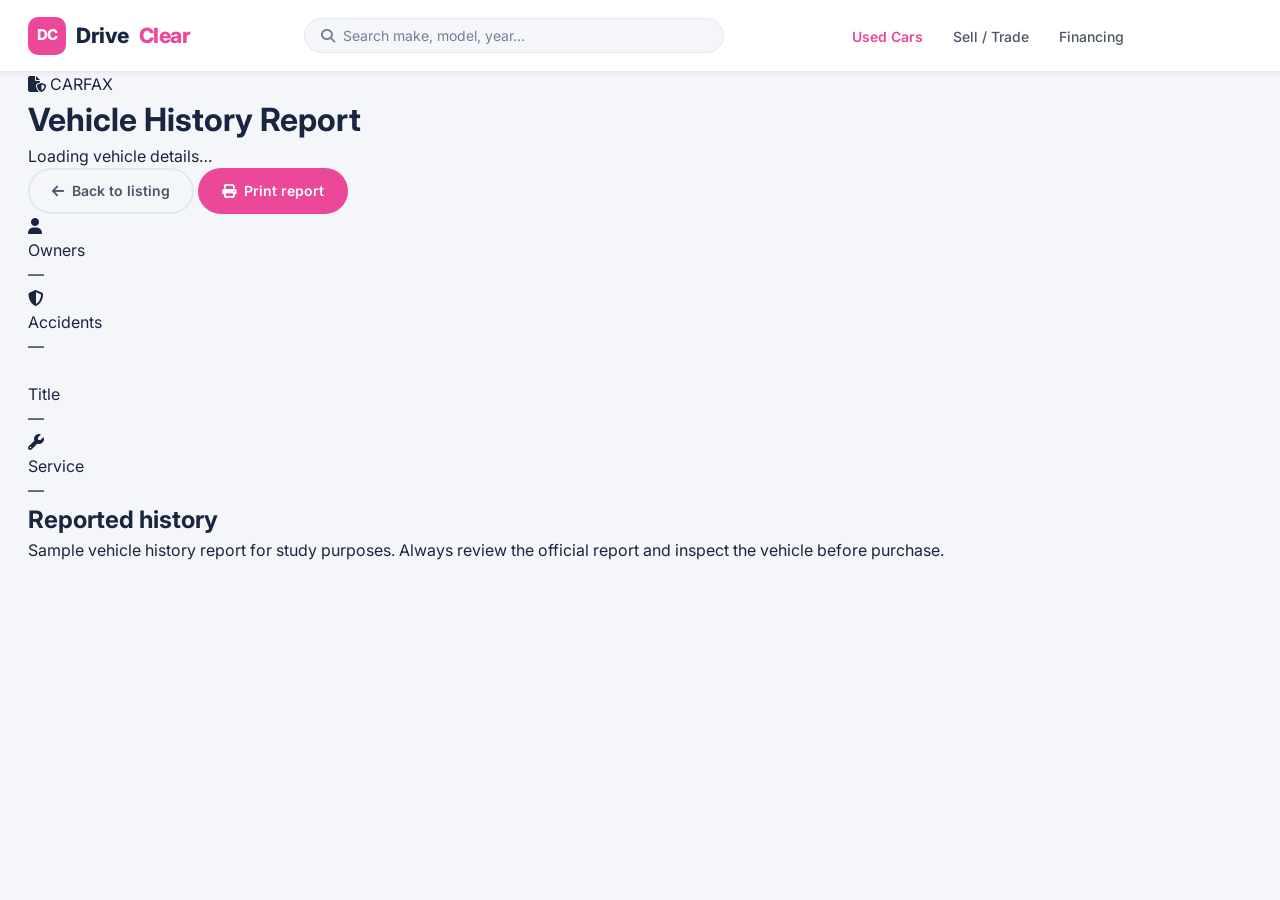
<file: carfax-report.html>
<!DOCTYPE html>
<html lang="en">
<head>
  <meta charset="UTF-8">
  <meta name="viewport" content="width=device-width, initial-scale=1.0">
  <title>CARFAX Vehicle History — DriveClear</title>
  <link rel="preconnect" href="https://fonts.googleapis.com">
  <link href="https://fonts.googleapis.com/css2?family=Inter:wght@300;400;500;600;700;800&display=swap" rel="stylesheet">
  <link rel="stylesheet" href="https://cdnjs.cloudflare.com/ajax/libs/font-awesome/6.5.0/css/all.min.css">
  <link rel="stylesheet" href="css/styles.css">
</head>
<body>

<nav class="nav" role="navigation">
  <div class="container nav-inner">
    <a href="index.html" class="nav-logo">
      <div class="logo-mark">DC</div>
      Drive<span class="accent">Clear</span>
    </a>
    <form class="nav-search" role="search" action="srp.html">
      <i class="fa-solid fa-magnifying-glass"></i>
      <input type="text" name="q" placeholder="Search make, model, year…" aria-label="Search vehicles" autocomplete="off">
    </form>
    <ul class="nav-links">
      <li><a href="srp.html" class="active">Used Cars</a></li>
      <li><a href="sell-trade.html">Sell / Trade</a></li>
      <li><a href="financing.html">Financing</a></li>
    </ul>
    <div class="nav-right">
      <button class="nav-hamburger" aria-label="Menu">
        <span></span><span></span><span></span>
      </button>
    </div>
  </div>
</nav>

<nav class="mobile-nav">
  <a href="index.html">Home</a>
  <a href="srp.html">Used Cars</a>
  <a href="sell-trade.html">Sell / Trade</a>
  <a href="financing.html">Financing</a>
</nav>

<div class="container carfax-report-page" id="carfax-report-root">
  <div class="carfax-report-head">
    <div>
      <div class="carfax-report-brand"><i class="fa-solid fa-file-shield"></i> CARFAX</div>
      <div class="carfax-report-meta">
        <h1 id="crf-title">Vehicle History Report</h1>
        <p id="crf-subtitle">Loading vehicle details…</p>
      </div>
    </div>
    <div class="carfax-report-actions">
      <a href="vdp.html?id=1" class="btn btn-ghost" id="crf-back-link">
        <i class="fa-solid fa-arrow-left"></i> Back to listing
      </a>
      <button type="button" class="btn btn-primary" onclick="window.print()">
        <i class="fa-solid fa-print"></i> Print report
      </button>
    </div>
  </div>

  <div class="carfax-summary-grid">
    <div class="carfax-summary-card">
      <i class="fa-solid fa-user"></i>
      <div class="label">Owners</div>
      <div class="value" id="crf-owners">—</div>
    </div>
    <div class="carfax-summary-card">
      <i class="fa-solid fa-shield-halved"></i>
      <div class="label">Accidents</div>
      <div class="value" id="crf-accidents">—</div>
    </div>
    <div class="carfax-summary-card">
      <i class="fa-solid fa-file-certificate"></i>
      <div class="label">Title</div>
      <div class="value" id="crf-title-status">—</div>
    </div>
    <div class="carfax-summary-card">
      <i class="fa-solid fa-wrench"></i>
      <div class="label">Service</div>
      <div class="value" id="crf-service">—</div>
    </div>
  </div>

  <div class="carfax-report-panel">
    <h2>Reported history</h2>
    <div class="carfax-timeline" id="crf-timeline"></div>
  </div>

  <p class="carfax-report-note">
    Sample vehicle history report for study purposes. Always review the official report and inspect the vehicle before purchase.
  </p>
</div>

<script src="js/inventory.js"></script>
<script src="js/profile.js"></script>
<script src="js/app.js"></script>
</body>
</html>
</file>
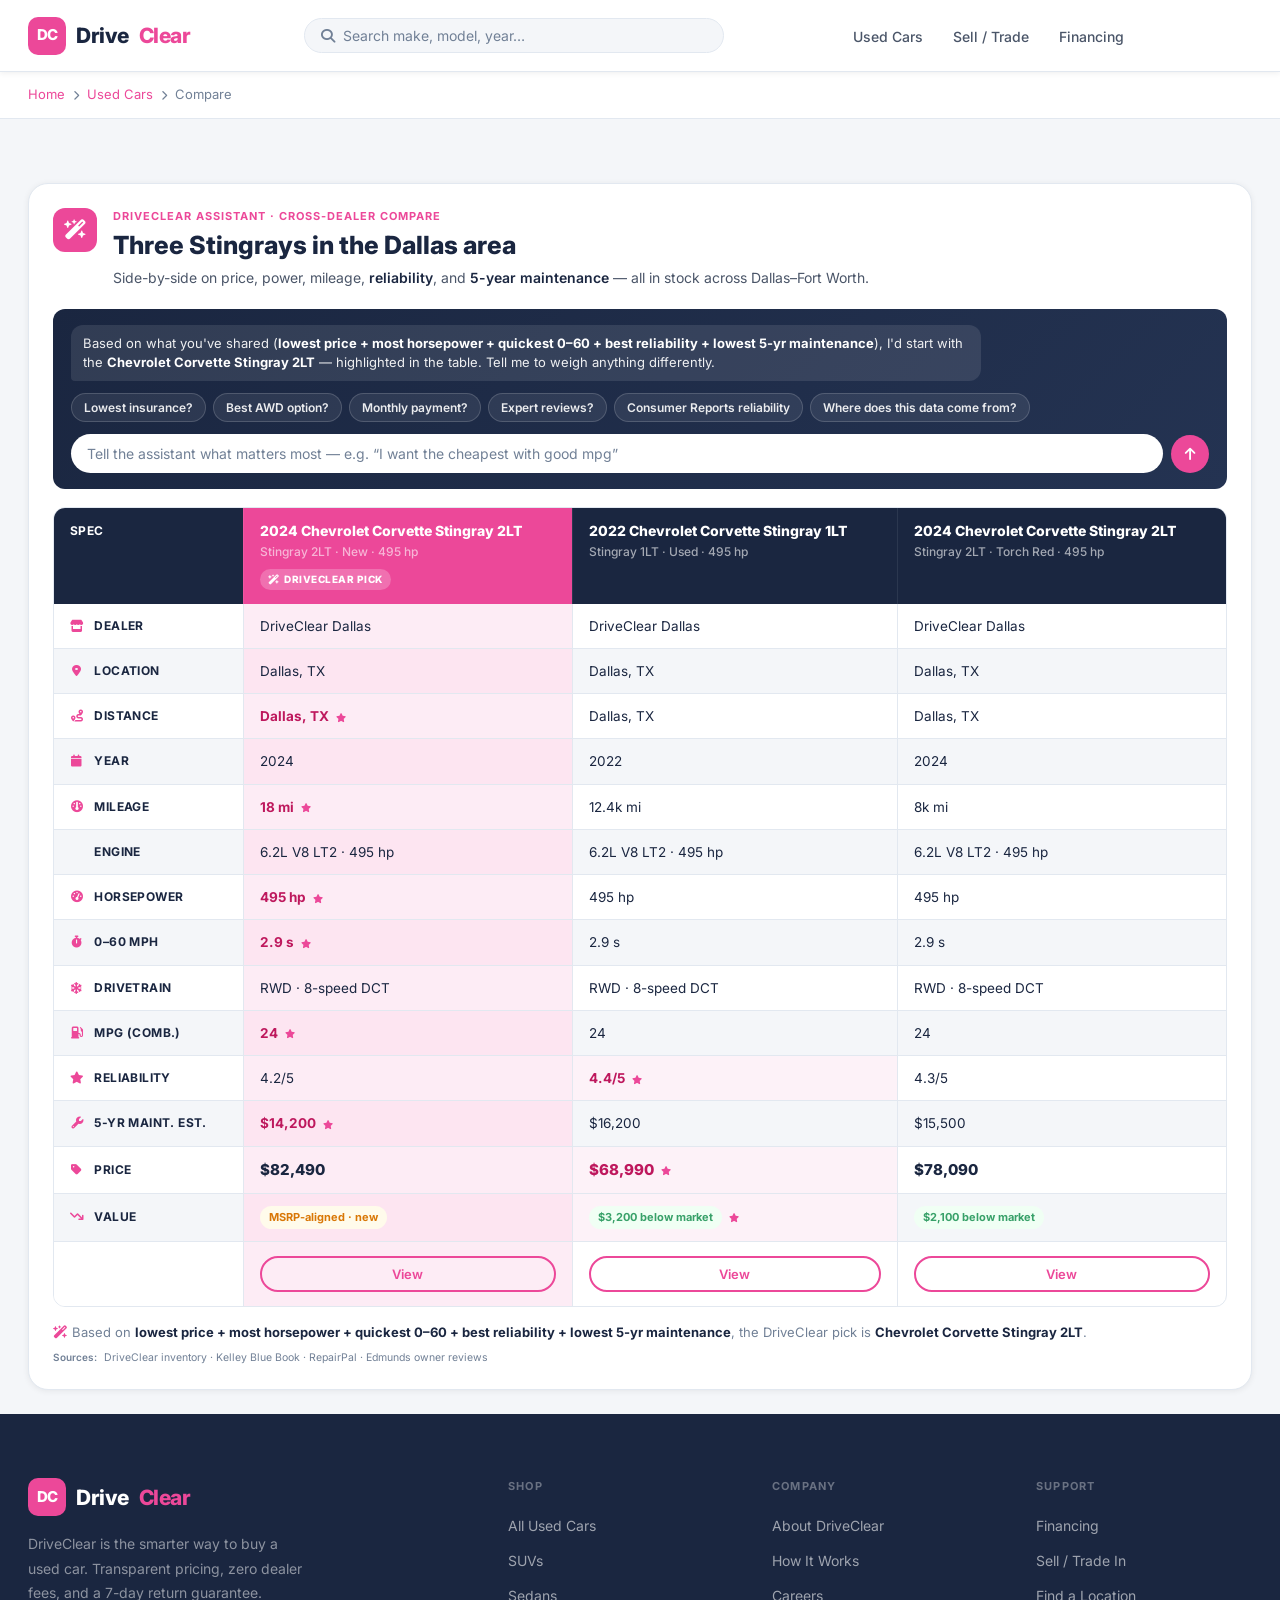
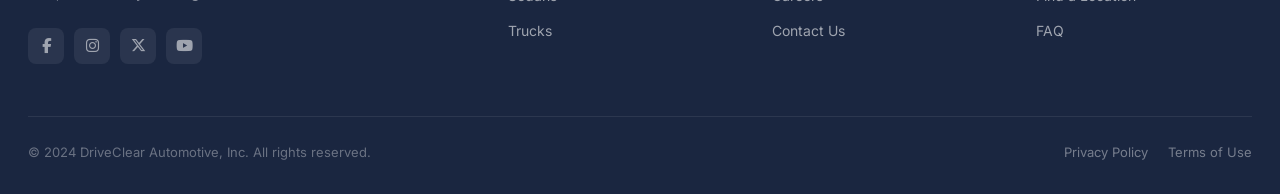
<file: compare.html>
<!DOCTYPE html>
<html lang="en">
<head>
  <meta charset="UTF-8">
  <meta name="viewport" content="width=device-width, initial-scale=1.0">
  <title>Compare Cars Across Dealers — DriveClear</title>
  <link rel="preconnect" href="https://fonts.googleapis.com">
  <link href="https://fonts.googleapis.com/css2?family=Inter:wght@300;400;500;600;700;800&display=swap" rel="stylesheet">
  <link rel="stylesheet" href="https://cdnjs.cloudflare.com/ajax/libs/font-awesome/6.5.0/css/all.min.css">
  <link rel="stylesheet" href="css/styles.css">
</head>
<body>

<!-- ═══════════════════════ NAV ═══════════════════════ -->
<nav class="nav" role="navigation">
  <div class="container nav-inner">
    <a href="index.html" class="nav-logo">
      <div class="logo-mark">DC</div>
      Drive<span class="accent">Clear</span>
    </a>
    <form class="nav-search" role="search" action="srp.html">
      <i class="fa-solid fa-magnifying-glass"></i>
      <input type="text" name="q" placeholder="Search make, model, year…" aria-label="Search vehicles" autocomplete="off">
    </form>
    <ul class="nav-links">
      <li><a href="srp.html">Used Cars</a></li>
      <li><a href="sell-trade.html">Sell / Trade</a></li>
      <li><a href="financing.html">Financing</a></li>
    </ul>
    <div class="nav-right">
      <button class="nav-hamburger" aria-label="Menu">
        <span></span><span></span><span></span>
      </button>
    </div>
  </div>
</nav>

<nav class="mobile-nav">
  <a href="index.html">Home</a>
  <a href="srp.html">Used Cars</a>
  <a href="sell-trade.html">Sell / Trade</a>
  <a href="financing.html">Financing</a>
</nav>

<!-- ═══════════════════════ BREADCRUMB ═══════════════════════ -->
<div class="breadcrumb">
  <div class="container">
    <div class="bc-inner">
      <a href="index.html">Home</a>
      <i class="fa-solid fa-chevron-right"></i>
      <a href="srp.html">Used Cars</a>
      <i class="fa-solid fa-chevron-right"></i>
      <span>Compare</span>
    </div>
  </div>
</div>

<!-- ═══════════════════════ COMPARE PAGE ═══════════════════════ -->
<div class="container" style="padding-top:40px;padding-bottom:24px">
  <section class="xdc" aria-label="Compare new cars across dealers">
    <div class="xdc-head">
      <div class="xdc-head-icon"><i class="fa-solid fa-wand-magic-sparkles"></i></div>
      <div>
        <div class="xdc-eyebrow">DriveClear Assistant · Cross-dealer compare</div>
        <h2 class="xdc-title" id="xdc-title">Your shortlist — compared on what matters</h2>
        <p class="xdc-sub" id="xdc-sub">Side-by-side on price, performance, mileage, and value for your shortlisted vehicles.</p>
      </div>
    </div>

    <!-- Conversational analysis -->
    <div class="cmp-chat" id="cmp-chat">
      <div class="cmp-chat-log" id="cmp-chat-log" aria-live="polite"></div>
      <div class="cmp-chat-chips">
        <button class="cmp-chip" type="button">Lowest insurance?</button>
        <button class="cmp-chip" type="button">Best AWD option?</button>
        <button class="cmp-chip" type="button">Monthly payment?</button>
        <button class="cmp-chip" type="button">Expert reviews?</button>
        <button class="cmp-chip" type="button">Consumer Reports reliability</button>
        <button class="cmp-chip" type="button">Where does this data come from?</button>
      </div>
      <form class="cmp-chat-form" id="cmp-chat-form">
        <input type="text" id="cmp-chat-input" placeholder="Tell the assistant what matters most — e.g. “I want the cheapest with good mpg”" autocomplete="off" aria-label="Tell the assistant what matters most">
        <button type="submit" aria-label="Send message"><i class="fa-solid fa-arrow-up"></i></button>
      </form>
    </div>

    <div class="xdc-table-wrap">
      <table class="xdc-table">
        <!-- Rendered by initComparePage() in app.js from profile.js picks -->
      </table>
    </div>
    <div class="xdc-sources" id="xdc-sources" aria-label="Data sources"></div>
    <div class="xdc-foot" id="xdc-foot">
      <i class="fa-solid fa-circle-info"></i> Rankings update when you tell the assistant what matters most.
    </div>
  </section>
</div>

<!-- ═══════════════════════ FOOTER ═══════════════════════ -->
<footer class="footer" role="contentinfo">
  <div class="container">
    <div class="footer-grid">
      <div class="footer-brand">
        <a href="index.html" class="nav-logo">
          <div class="logo-mark">DC</div>
          Drive<span class="accent">Clear</span>
        </a>
        <p>DriveClear is the smarter way to buy a used car. Transparent pricing, zero dealer fees, and a 7-day return guarantee.</p>
        <div class="footer-social">
          <a href="#" aria-label="Facebook"><i class="fa-brands fa-facebook-f"></i></a>
          <a href="#" aria-label="Instagram"><i class="fa-brands fa-instagram"></i></a>
          <a href="#" aria-label="Twitter"><i class="fa-brands fa-x-twitter"></i></a>
          <a href="#" aria-label="YouTube"><i class="fa-brands fa-youtube"></i></a>
        </div>
      </div>
      <div>
        <div class="footer-col-title">Shop</div>
        <ul class="footer-links">
          <li><a href="srp.html">All Used Cars</a></li>
          <li><a href="srp.html?body=SUV">SUVs</a></li>
          <li><a href="srp.html?body=Sedan">Sedans</a></li>
          <li><a href="srp.html?body=Truck">Trucks</a></li>
        </ul>
      </div>
      <div>
        <div class="footer-col-title">Company</div>
        <ul class="footer-links">
          <li><a href="#">About DriveClear</a></li>
          <li><a href="#">How It Works</a></li>
          <li><a href="#">Careers</a></li>
          <li><a href="#">Contact Us</a></li>
        </ul>
      </div>
      <div>
        <div class="footer-col-title">Support</div>
        <ul class="footer-links">
          <li><a href="financing.html">Financing</a></li>
          <li><a href="sell-trade.html">Sell / Trade In</a></li>
          <li><a href="#">Find a Location</a></li>
          <li><a href="#">FAQ</a></li>
        </ul>
      </div>
    </div>
    <div class="footer-bottom">
      <p>© 2024 DriveClear Automotive, Inc. All rights reserved.</p>
      <p>
        <a href="#" style="color:rgba(255,255,255,0.4);margin-right:16px">Privacy Policy</a>
        <a href="#" style="color:rgba(255,255,255,0.4)">Terms of Use</a>
      </p>
    </div>
  </div>
</footer>

<script src="js/inventory.js"></script>
<script src="js/profile.js"></script>
<script src="js/app.js"></script>
<script src="js/compare.js"></script>
</body>
</html>
</file>
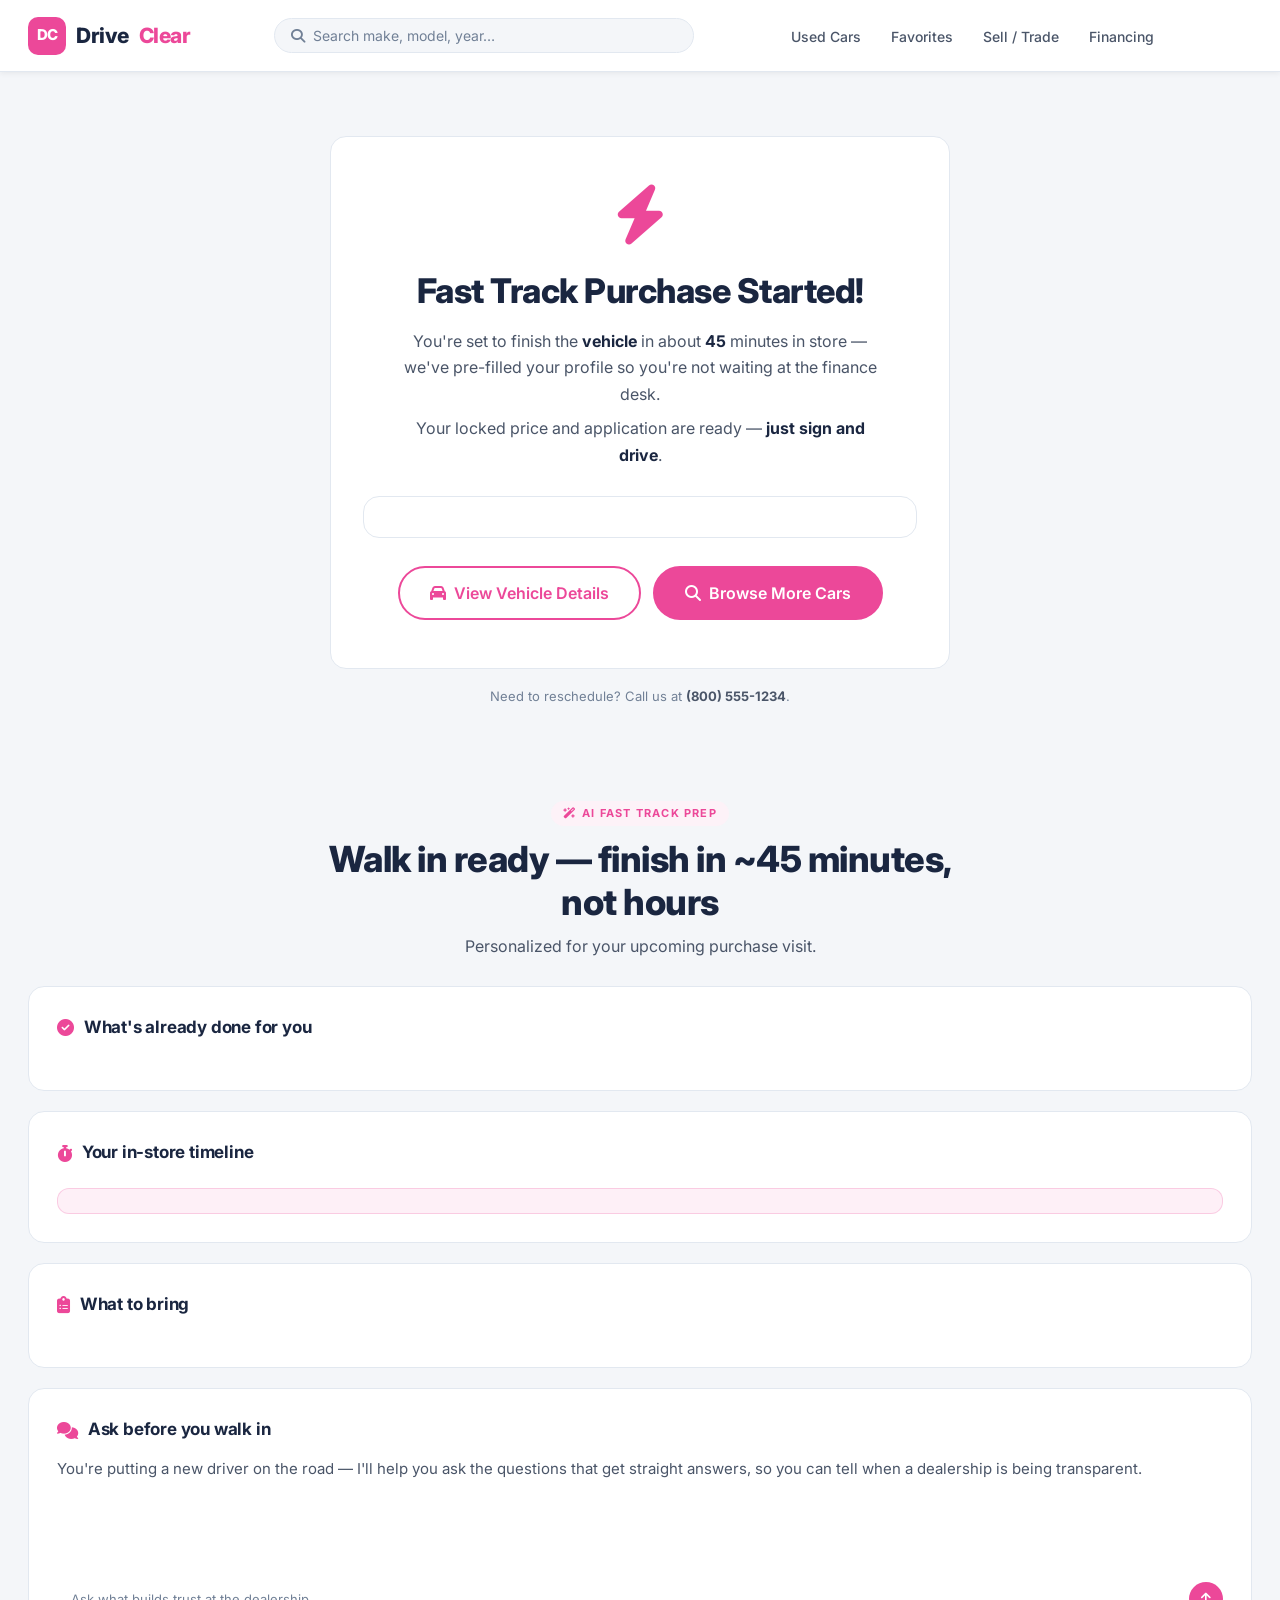
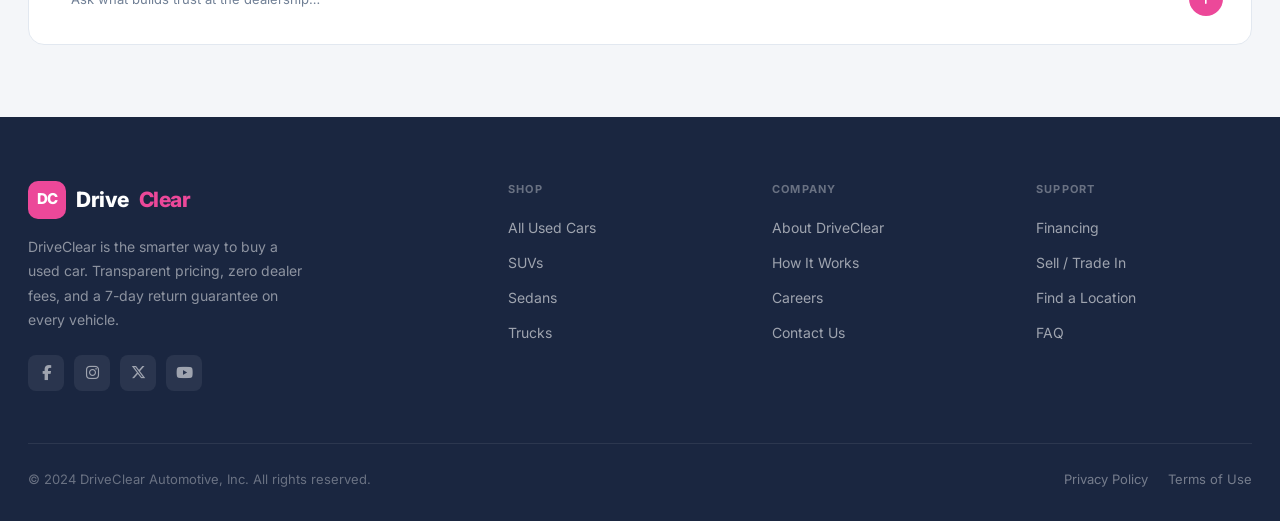
<file: fast-track-confirmation.html>
<!DOCTYPE html>
<html lang="en">
<head>
  <meta charset="UTF-8">
  <meta name="viewport" content="width=device-width, initial-scale=1.0">
  <title>Fast Track Purchase Started — DriveClear</title>
  <link rel="preconnect" href="https://fonts.googleapis.com">
  <link href="https://fonts.googleapis.com/css2?family=Inter:wght@300;400;500;600;700;800&display=swap" rel="stylesheet">
  <link rel="stylesheet" href="https://cdnjs.cloudflare.com/ajax/libs/font-awesome/6.5.0/css/all.min.css">
  <link rel="stylesheet" href="css/styles.css">
</head>
<body>

<!-- ═══════════════════════ NAV ═══════════════════════ -->
<nav class="nav" role="navigation">
  <div class="container nav-inner">
    <a href="index.html" class="nav-logo">
      <div class="logo-mark">DC</div>
      Drive<span class="accent">Clear</span>
    </a>
    <form class="nav-search" role="search" action="srp.html">
      <i class="fa-solid fa-magnifying-glass"></i>
      <input type="text" name="q" placeholder="Search make, model, year…" aria-label="Search vehicles" autocomplete="off">
    </form>
    <ul class="nav-links">
      <li><a href="srp.html">Used Cars</a></li>
      <li><a href="favorites.html">Favorites</a></li>
      <li><a href="sell-trade.html">Sell / Trade</a></li>
      <li><a href="financing.html">Financing</a></li>
    </ul>
    <div class="nav-right">
      <button class="nav-hamburger" aria-label="Menu">
        <span></span><span></span><span></span>
      </button>
    </div>
  </div>
</nav>

<nav class="mobile-nav">
  <a href="index.html">Home</a>
  <a href="srp.html">Used Cars</a>
  <a href="favorites.html">Favorites</a>
  <a href="sell-trade.html">Sell / Trade</a>
  <a href="financing.html">Financing</a>
</nav>

<!-- ═══════════════════════ CONFIRMATION ═══════════════════════ -->
<div class="container" id="ft-confirm-root">
  <div style="max-width:620px;margin:64px auto 88px">
    <div class="info-card" style="text-align:center;padding:48px 32px">
      <i class="fa-solid fa-bolt" style="font-size:60px;color:var(--teal);margin-bottom:20px"></i>
      <h1 style="font-size:clamp(26px,3.5vw,34px);font-weight:800;letter-spacing:-0.5px;color:var(--text-dark);margin-bottom:12px">Fast Track Purchase Started!</h1>
      <p style="font-size:16px;color:var(--text-mid);line-height:1.65;max-width:480px;margin:0 auto 8px">
        You're set to finish the <strong id="ft-vehicle" style="color:var(--text-dark)">vehicle</strong> in about <strong id="ft-eta" style="color:var(--text-dark)">45</strong> minutes in store — we've pre-filled your profile so you're not waiting at the finance desk.
      </p>
      <p style="font-size:16px;color:var(--text-mid);line-height:1.65;max-width:480px;margin:0 auto">
        Your locked price and application are ready — <strong style="color:var(--text-dark)">just sign and drive</strong>.
      </p>

      <div class="info-card td-details-card" id="ft-details" style="margin-top:28px;text-align:left;padding:20px 22px"></div>

      <div style="display:flex;flex-wrap:wrap;gap:12px;justify-content:center;margin-top:28px">
        <a href="vdp.html?id=411" class="btn btn-outline btn-lg" id="ft-vdp-link">
          <i class="fa-solid fa-car"></i> View Vehicle Details
        </a>
        <a href="srp.html" class="btn btn-primary btn-lg">
          <i class="fa-solid fa-magnifying-glass"></i> Browse More Cars
        </a>
      </div>
    </div>

    <p style="text-align:center;font-size:13px;color:var(--text-light);margin-top:18px">
      Need to reschedule? Call us at <strong style="color:var(--text-mid)">(800) 555-1234</strong>.
    </p>
  </div>
</div>

<!-- ═══════════════════════ AI FAST TRACK PREP ═══════════════════════ -->
<div class="container">
  <section class="fin-prep" id="ft-prep" aria-label="AI Fast Track purchase prep">
    <div class="fin-prep-head">
      <div class="section-tag"><i class="fa-solid fa-wand-magic-sparkles"></i> AI Fast Track Prep</div>
      <h2 class="section-title">Walk in ready — finish in ~45 minutes, not hours</h2>
      <p class="section-sub" id="ft-prep-sub">Personalized for your upcoming purchase visit.</p>
    </div>

    <div class="info-card fp-card">
      <h3 class="fin-prep-card-title"><i class="fa-solid fa-circle-check"></i> What's already done for you</h3>
      <div class="fp-ai-byline" id="ft-done-byline"></div>
      <div id="ft-done-body"></div>
    </div>

    <div class="info-card fp-card">
      <h3 class="fin-prep-card-title"><i class="fa-solid fa-stopwatch"></i> Your in-store timeline</h3>
      <div class="fp-ai-byline" id="ft-timeline-byline"></div>
      <div id="ft-timeline-body"></div>
      <div class="fp-takeaway" id="ft-timeline-takeaway" hidden></div>
    </div>

    <div class="info-card fp-card">
      <h3 class="fin-prep-card-title"><i class="fa-solid fa-clipboard-list"></i> What to bring</h3>
      <div class="fp-ai-byline" id="ft-bring-byline"></div>
      <div id="ft-bring-body"></div>
    </div>

    <div class="info-card fp-chat-card">
      <h3 class="fin-prep-card-title"><i class="fa-solid fa-comments"></i> Ask before you walk in</h3>
      <p class="form-card-sub" id="ft-ask-intro" style="margin-bottom:16px">You're putting a new driver on the road — I'll help you ask the questions that get straight answers, so you can tell when a dealership is being transparent.</p>
      <div class="fp-chat-body" id="ft-chat-body"></div>
      <div class="fp-chips" id="ft-chat-chips"></div>
      <form class="fp-chat-form" id="ft-chat-form">
        <input type="text" class="fp-chat-input" id="ft-chat-input" placeholder="Ask what builds trust at the dealership…" autocomplete="off" aria-label="Ask what builds trust at the dealership">
        <button type="submit" class="fp-chat-send" aria-label="Send"><i class="fa-solid fa-arrow-up"></i></button>
      </form>
    </div>
  </section>
</div>

<!-- ═══════════════════════ FOOTER ═══════════════════════ -->
<footer class="footer" role="contentinfo">
  <div class="container">
    <div class="footer-grid">
      <div class="footer-brand">
        <a href="index.html" class="nav-logo">
          <div class="logo-mark">DC</div>
          Drive<span class="accent">Clear</span>
        </a>
        <p>DriveClear is the smarter way to buy a used car. Transparent pricing, zero dealer fees, and a 7-day return guarantee on every vehicle.</p>
        <div class="footer-social">
          <a href="#" aria-label="Facebook"><i class="fa-brands fa-facebook-f"></i></a>
          <a href="#" aria-label="Instagram"><i class="fa-brands fa-instagram"></i></a>
          <a href="#" aria-label="Twitter"><i class="fa-brands fa-x-twitter"></i></a>
          <a href="#" aria-label="YouTube"><i class="fa-brands fa-youtube"></i></a>
        </div>
      </div>
      <div>
        <div class="footer-col-title">Shop</div>
        <ul class="footer-links">
          <li><a href="srp.html">All Used Cars</a></li>
          <li><a href="srp.html?body=SUV">SUVs</a></li>
          <li><a href="srp.html?body=Sedan">Sedans</a></li>
          <li><a href="srp.html?body=Truck">Trucks</a></li>
        </ul>
      </div>
      <div>
        <div class="footer-col-title">Company</div>
        <ul class="footer-links">
          <li><a href="#">About DriveClear</a></li>
          <li><a href="#">How It Works</a></li>
          <li><a href="#">Careers</a></li>
          <li><a href="#">Contact Us</a></li>
        </ul>
      </div>
      <div>
        <div class="footer-col-title">Support</div>
        <ul class="footer-links">
          <li><a href="financing.html">Financing</a></li>
          <li><a href="sell-trade.html">Sell / Trade In</a></li>
          <li><a href="#">Find a Location</a></li>
          <li><a href="#">FAQ</a></li>
        </ul>
      </div>
    </div>
    <div class="footer-bottom">
      <p>© 2024 DriveClear Automotive, Inc. All rights reserved.</p>
      <p>
        <a href="#" style="color:rgba(255,255,255,0.4);margin-right:16px">Privacy Policy</a>
        <a href="#" style="color:rgba(255,255,255,0.4)">Terms of Use</a>
      </p>
    </div>
  </div>
</footer>

<script src="js/inventory.js"></script>
<script src="js/profile.js"></script>
<script src="js/app.js"></script>
</body>
</html>
</file>
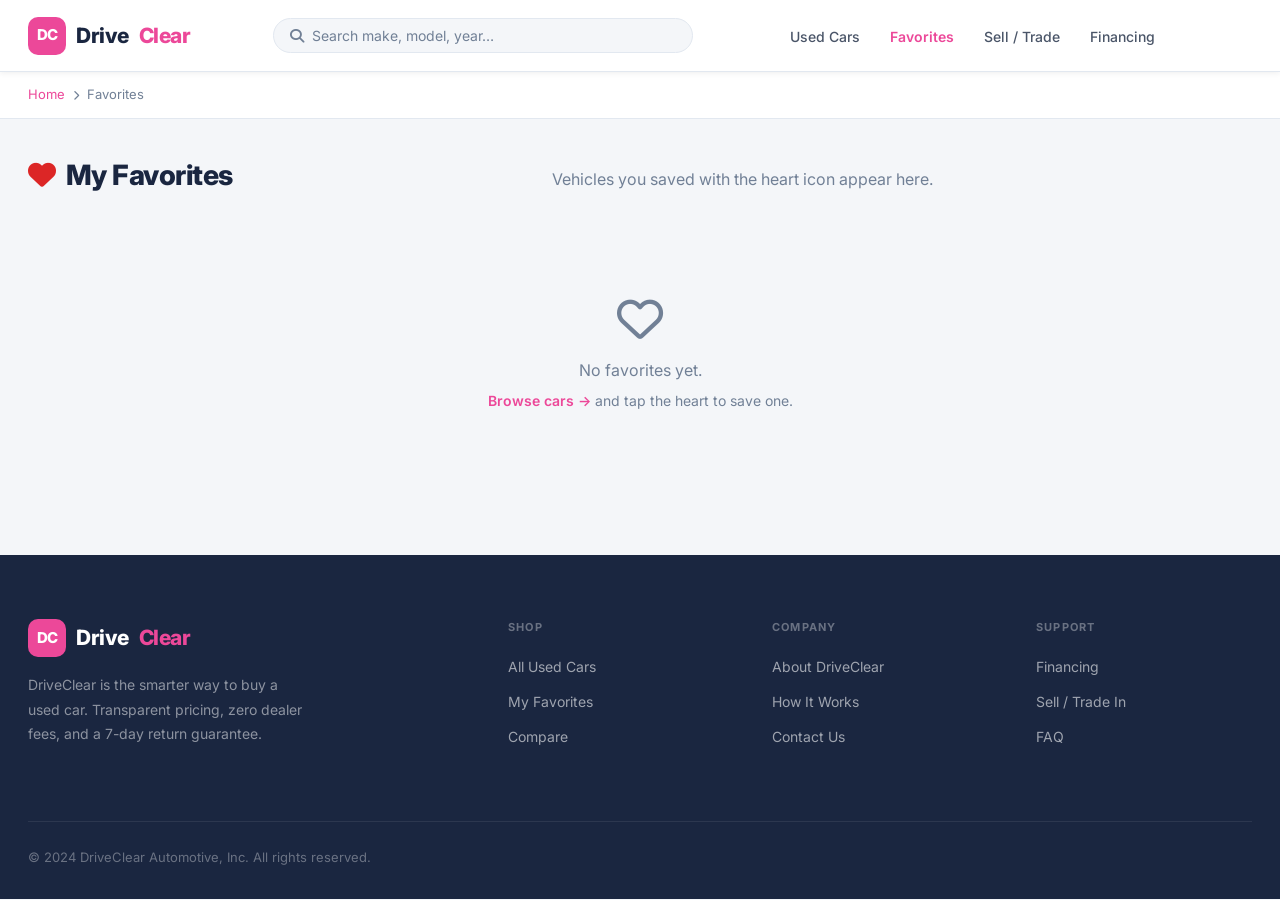
<file: favorites.html>
<!DOCTYPE html>
<html lang="en">
<head>
  <meta charset="UTF-8">
  <meta name="viewport" content="width=device-width, initial-scale=1.0">
  <title>My Favorites — DriveClear</title>
  <link rel="preconnect" href="https://fonts.googleapis.com">
  <link href="https://fonts.googleapis.com/css2?family=Inter:wght@300;400;500;600;700;800&display=swap" rel="stylesheet">
  <link rel="stylesheet" href="https://cdnjs.cloudflare.com/ajax/libs/font-awesome/6.5.0/css/all.min.css">
  <link rel="stylesheet" href="css/styles.css">
</head>
<body>

<!-- ═══════════════════════ NAV ═══════════════════════ -->
<nav class="nav" role="navigation">
  <div class="container nav-inner">
    <a href="index.html" class="nav-logo">
      <div class="logo-mark">DC</div>
      Drive<span class="accent">Clear</span>
    </a>
    <form class="nav-search" role="search" action="srp.html">
      <i class="fa-solid fa-magnifying-glass"></i>
      <input type="text" name="q" placeholder="Search make, model, year…" aria-label="Search vehicles" autocomplete="off">
    </form>
    <ul class="nav-links">
      <li><a href="srp.html">Used Cars</a></li>
      <li><a href="favorites.html" class="nav-favorites-link active">Favorites<span class="nav-fav-count" hidden></span></a></li>
      <li><a href="sell-trade.html">Sell / Trade</a></li>
      <li><a href="financing.html">Financing</a></li>
    </ul>
    <div class="nav-right">
      <button class="nav-hamburger" aria-label="Menu">
        <span></span><span></span><span></span>
      </button>
    </div>
  </div>
</nav>

<nav class="mobile-nav">
  <a href="index.html">Home</a>
  <a href="srp.html">Used Cars</a>
  <a href="favorites.html" class="nav-favorites-link active">Favorites<span class="nav-fav-count" hidden></span></a>
  <a href="sell-trade.html">Sell / Trade</a>
  <a href="financing.html">Financing</a>
</nav>

<!-- ═══════════════════════ BREADCRUMB ═══════════════════════ -->
<div class="breadcrumb">
  <div class="container">
    <div class="bc-inner">
      <a href="index.html">Home</a>
      <i class="fa-solid fa-chevron-right"></i>
      <span>Favorites</span>
    </div>
  </div>
</div>

<div class="container" style="padding-top:40px;padding-bottom:64px">
  <div class="section-row" style="margin-bottom:24px">
    <h1 class="section-title" id="favorites-title"><i class="fa-solid fa-heart" style="color:var(--red);margin-right:10px"></i>My Favorites</h1>
    <p class="section-sub" id="favorites-sub" style="margin-top:8px;color:var(--text-light)">Vehicles you saved with the heart icon appear here.</p>
  </div>
  <div class="v-grid" id="favorites-grid"></div>
</div>

<!-- ═══════════════════════ FOOTER ═══════════════════════ -->
<footer class="footer" role="contentinfo">
  <div class="container">
    <div class="footer-grid">
      <div class="footer-brand">
        <a href="index.html" class="nav-logo">
          <div class="logo-mark">DC</div>
          Drive<span class="accent">Clear</span>
        </a>
        <p>DriveClear is the smarter way to buy a used car. Transparent pricing, zero dealer fees, and a 7-day return guarantee.</p>
      </div>
      <div>
        <div class="footer-col-title">Shop</div>
        <ul class="footer-links">
          <li><a href="srp.html">All Used Cars</a></li>
          <li><a href="favorites.html">My Favorites</a></li>
          <li><a href="compare.html">Compare</a></li>
        </ul>
      </div>
      <div>
        <div class="footer-col-title">Company</div>
        <ul class="footer-links">
          <li><a href="#">About DriveClear</a></li>
          <li><a href="#">How It Works</a></li>
          <li><a href="#">Contact Us</a></li>
        </ul>
      </div>
      <div>
        <div class="footer-col-title">Support</div>
        <ul class="footer-links">
          <li><a href="financing.html">Financing</a></li>
          <li><a href="sell-trade.html">Sell / Trade In</a></li>
          <li><a href="#">FAQ</a></li>
        </ul>
      </div>
    </div>
    <div class="footer-bottom">
      <p>© 2024 DriveClear Automotive, Inc. All rights reserved.</p>
    </div>
  </div>
</footer>

<script src="js/inventory.js"></script>
<script src="js/profile.js"></script>
<script src="js/app.js"></script>
</body>
</html>
</file>
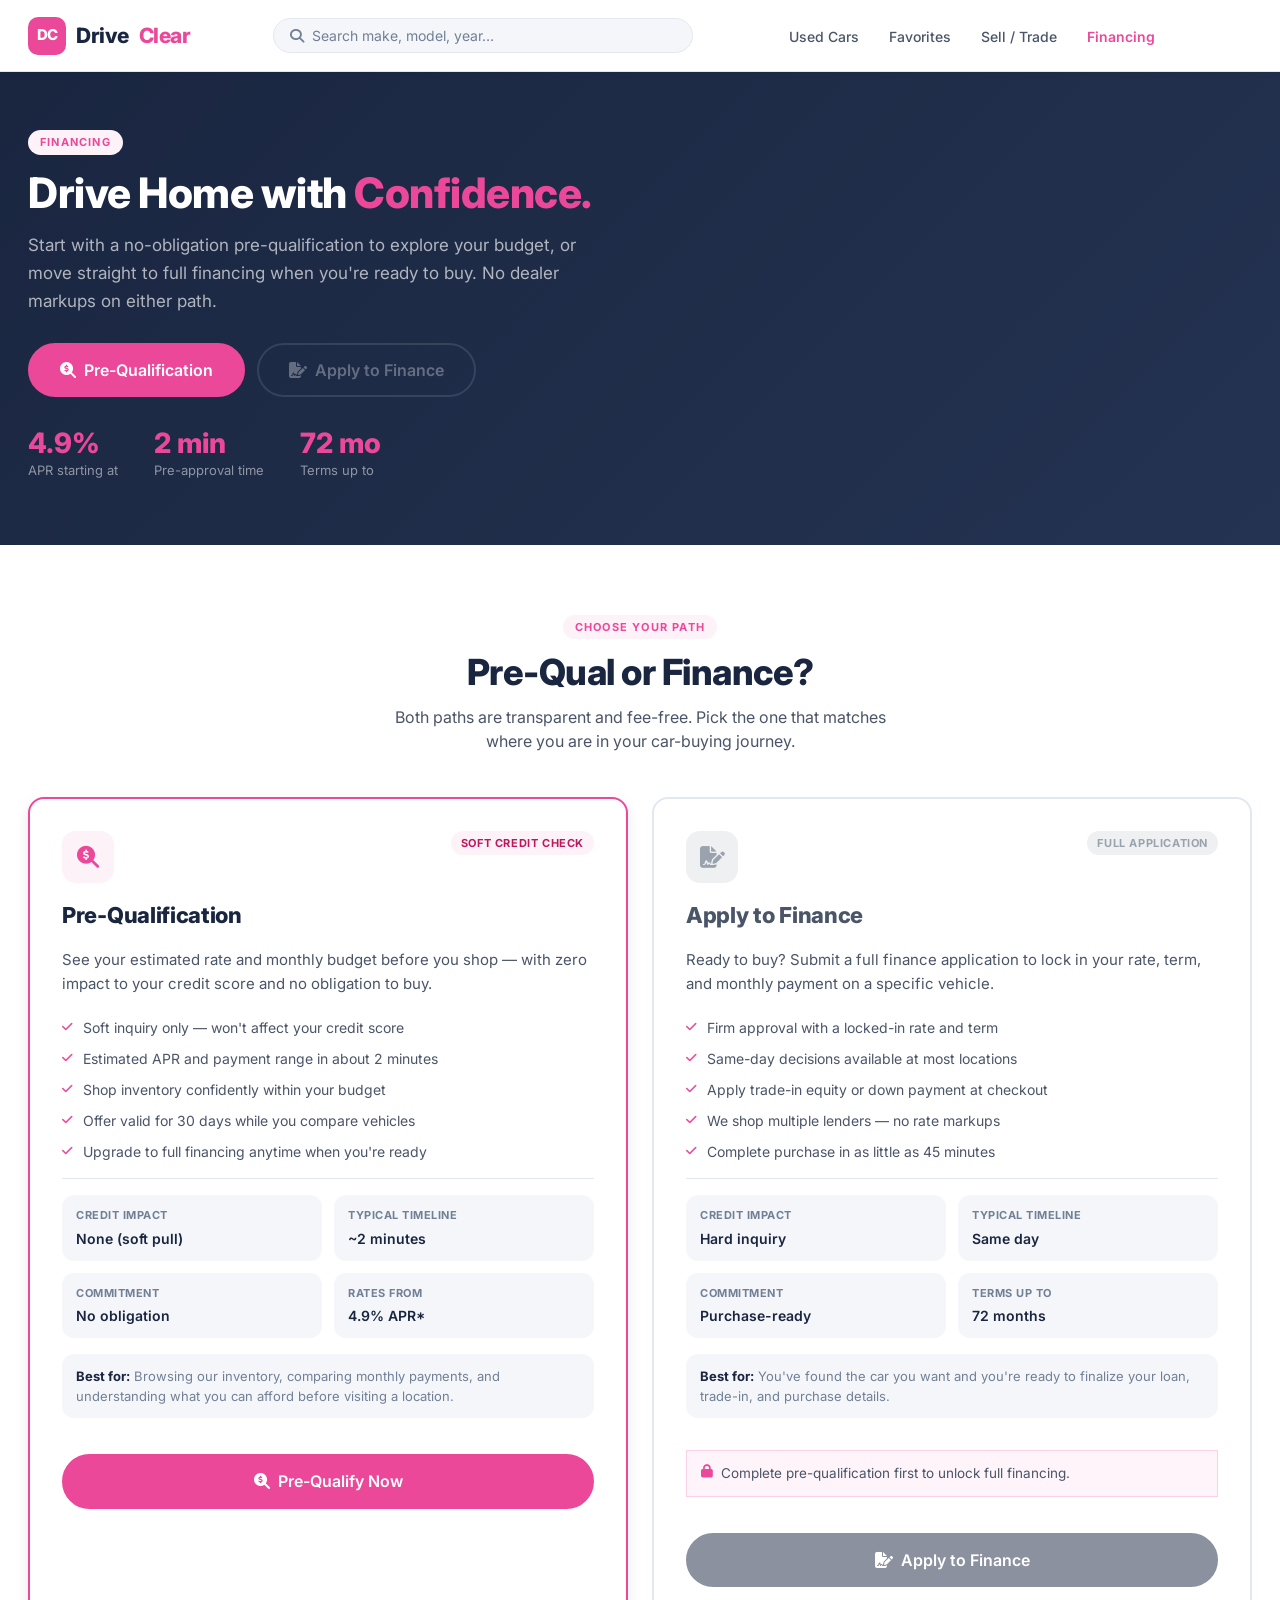
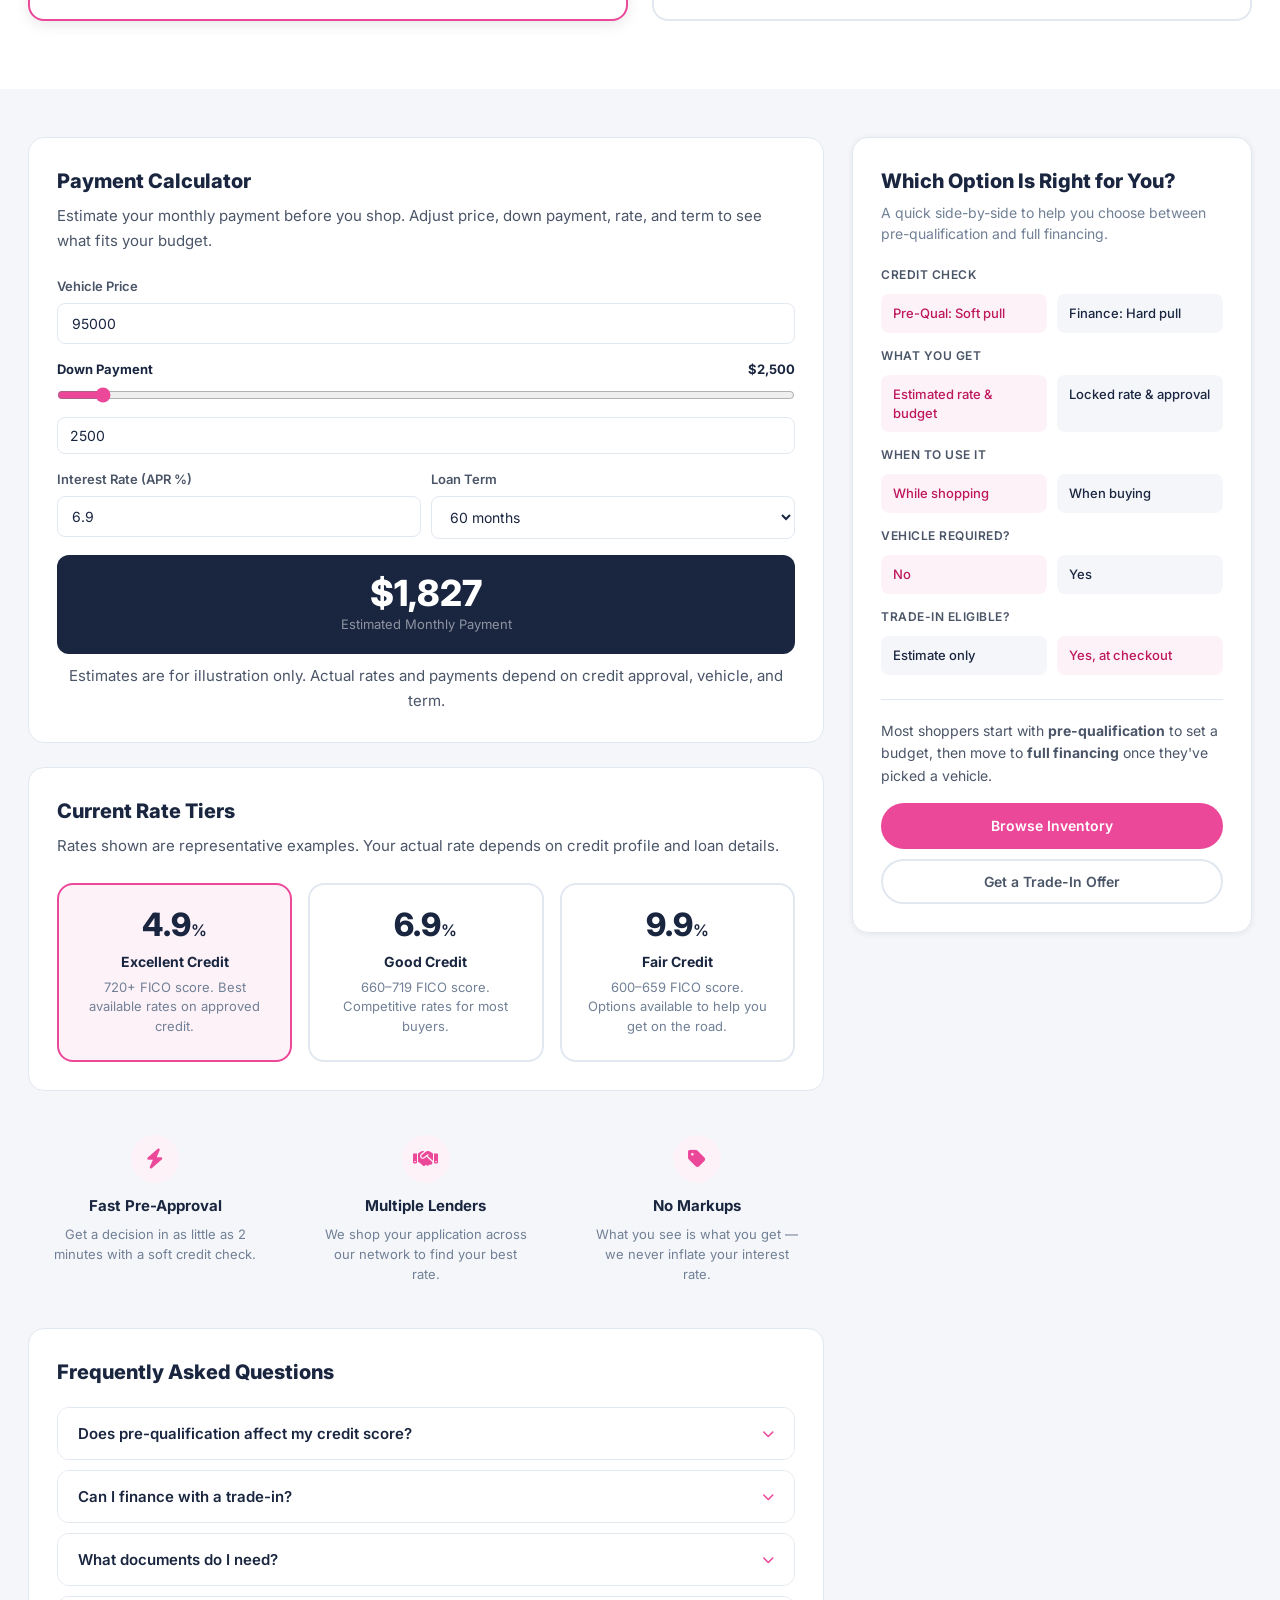
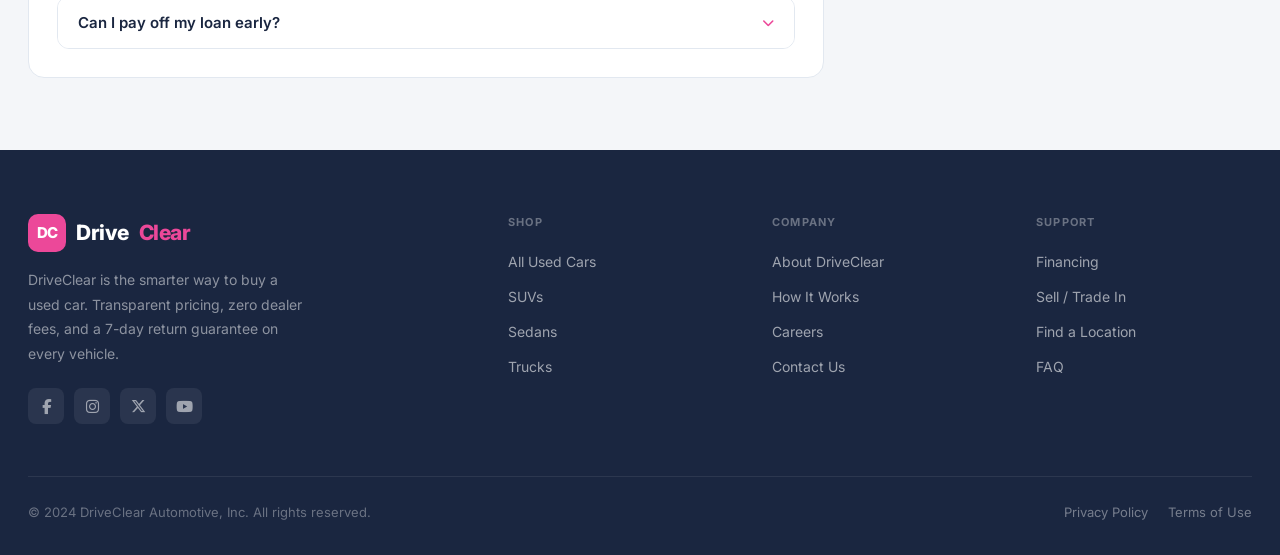
<file: finance-confirmation.html>
<!DOCTYPE html>
<html lang="en">
<head>
  <meta charset="UTF-8">
  <meta name="viewport" content="width=device-width, initial-scale=1.0">
  <title>Finance Application Received — DriveClear</title>
  <link rel="preconnect" href="https://fonts.googleapis.com">
  <link href="https://fonts.googleapis.com/css2?family=Inter:wght@300;400;500;600;700;800&display=swap" rel="stylesheet">
  <link rel="stylesheet" href="https://cdnjs.cloudflare.com/ajax/libs/font-awesome/6.5.0/css/all.min.css">
  <link rel="stylesheet" href="css/styles.css">
</head>
<body>

<!-- ═══════════════════════ NAV ═══════════════════════ -->
<nav class="nav" role="navigation">
  <div class="container nav-inner">
    <a href="index.html" class="nav-logo">
      <div class="logo-mark">DC</div>
      Drive<span class="accent">Clear</span>
    </a>
    <form class="nav-search" role="search" action="srp.html">
      <i class="fa-solid fa-magnifying-glass"></i>
      <input type="text" name="q" placeholder="Search make, model, year…" aria-label="Search vehicles" autocomplete="off">
    </form>
    <ul class="nav-links">
      <li><a href="srp.html">Used Cars</a></li>
      <li><a href="favorites.html" class="nav-favorites-link">Favorites<span class="nav-fav-count" hidden></span></a></li>
      <li><a href="sell-trade.html">Sell / Trade</a></li>
      <li><a href="financing.html" class="active">Financing</a></li>
    </ul>
    <div class="nav-right">
      <button class="nav-hamburger" aria-label="Menu">
        <span></span><span></span><span></span>
      </button>
    </div>
  </div>
</nav>

<nav class="mobile-nav">
  <a href="index.html">Home</a>
  <a href="srp.html">Used Cars</a>
  <a href="favorites.html" class="nav-favorites-link">Favorites<span class="nav-fav-count" hidden></span></a>
  <a href="sell-trade.html">Sell / Trade</a>
  <a href="financing.html">Financing</a>
</nav>

<!-- ═══════════════════════ CONFIRMATION ═══════════════════════ -->
<div class="container">
  <div style="max-width:620px;margin:64px auto 88px">
    <div class="info-card" style="text-align:center;padding:48px 32px">
      <i class="fa-solid fa-circle-check" style="font-size:60px;color:var(--teal);margin-bottom:20px"></i>
      <h1 style="font-size:clamp(26px,3.5vw,34px);font-weight:800;letter-spacing:-0.5px;color:var(--text-dark);margin-bottom:12px">Application Received!</h1>
      <p style="font-size:16px;color:var(--text-mid);line-height:1.65;max-width:480px;margin:0 auto 8px">
        Thanks — your finance application is in. A DriveClear finance specialist will review it and reach out shortly with your locked-in rate, term, and monthly payment.
      </p>
      <p style="font-size:16px;color:var(--text-mid);line-height:1.65;max-width:480px;margin:0 auto">
        We shop multiple lenders on your behalf with <strong style="color:var(--text-dark)">zero rate markups</strong> — so you always get a fair, transparent deal.
      </p>

      <div id="fin-confirm-vehicle" class="fin-vehicle-banner fin-vehicle-banner--confirm" data-banner-label="Financing this vehicle" hidden></div>

      <div style="display:flex;flex-wrap:wrap;gap:12px;justify-content:center;margin-top:28px">
        <a href="srp.html" class="btn btn-primary btn-lg">
          <i class="fa-solid fa-car"></i> Browse Cars
        </a>
        <a href="index.html" class="btn btn-ghost btn-lg">
          <i class="fa-solid fa-house"></i> Back to Home
        </a>
      </div>
    </div>

    <p style="text-align:center;font-size:13px;color:var(--text-light);margin-top:18px">
      Questions about your application? Call us at <strong style="color:var(--text-mid)">(800) 555-1234</strong>.
    </p>
  </div>
</div>

<!-- ═══════════════════════ AI FINANCE PREP ═══════════════════════ -->
<div class="container">
  <section class="fin-prep" id="fin-prep" data-prep-mode="finance" aria-label="Dealership finance prep">
    <div class="fin-prep-head">
      <div class="section-tag"><i class="fa-solid fa-wand-magic-sparkles"></i> DriveClear Finance Prep</div>
      <h2 class="section-title">Walk in ready for the finance conversation</h2>
      <p class="section-sub">A quick, personalized brief so the numbers and the jargon never catch you off guard at the dealership.</p>
    </div>

    <div class="info-card fp-card">
      <h3 class="fin-prep-card-title"><i class="fa-solid fa-calculator"></i> Know your numbers</h3>
      <div class="fp-ai-byline" id="fp-numbers-byline"></div>
      <div id="fp-numbers-body"></div>
      <div class="fp-takeaway" id="fp-numbers-takeaway" hidden></div>
      <p class="calc-note">Estimates for illustration only — they give you a confident anchor for the conversation.</p>
    </div>

    <div class="info-card fp-card">
      <h3 class="fin-prep-card-title"><i class="fa-solid fa-building-columns"></i> Who we'd shop for you</h3>
      <div class="fp-ai-byline" id="fp-lenders-byline"></div>
      <div id="fp-lenders-body"></div>
      <div class="fp-takeaway" id="fp-lenders-takeaway" hidden></div>
    </div>

    <div class="info-card fp-card">
      <h3 class="fin-prep-card-title"><i class="fa-solid fa-circle-question"></i> Questions to ask the finance manager</h3>
      <div class="fp-ai-byline" id="fp-questions-byline"></div>
      <div class="faq-list" id="fp-questions" style="margin-top:6px"></div>
      <button type="button" class="fp-more-btn" id="fp-more-q"><i class="fa-solid fa-wand-magic-sparkles"></i> Generate more questions</button>
    </div>

    <div class="info-card fp-chat-card">
      <h3 class="fin-prep-card-title"><i class="fa-solid fa-comments"></i> Finance jargon decoder</h3>
      <p class="form-card-sub" style="margin-bottom:16px">Not sure what a term means? Ask and I'll translate it into plain English.</p>
      <div class="fp-chat-body" id="fp-chat-body"></div>
      <div class="fp-chips" id="fp-chat-chips">
        <button type="button" class="pa-chip" data-q="APR vs money factor?">APR vs money factor?</button>
        <button type="button" class="pa-chip" data-q="Is GAP insurance worth it?">Is GAP worth it?</button>
        <button type="button" class="pa-chip" data-q="What's an extended warranty (VSC)?">Extended warranty (VSC)?</button>
        <button type="button" class="pa-chip" data-q="Who picks my lender?">Who picks my lender?</button>
        <button type="button" class="pa-chip" data-q="Buy rate vs my rate?">Buy rate vs my rate?</button>
        <button type="button" class="pa-chip" data-q="Monthly or out-the-door?">Monthly or out-the-door?</button>
      </div>
      <form class="fp-chat-form" id="fp-chat-form">
        <input type="text" class="fp-chat-input" id="fp-chat-input" placeholder="Ask about any finance term…" autocomplete="off" aria-label="Ask about a finance term">
        <button type="submit" class="fp-chat-send" aria-label="Send"><i class="fa-solid fa-arrow-up"></i></button>
      </form>
    </div>
  </section>
</div>

<!-- ═══════════════════════ FOOTER ═══════════════════════ -->
<footer class="footer" role="contentinfo">
  <div class="container">
    <div class="footer-grid">
      <div class="footer-brand">
        <a href="index.html" class="nav-logo">
          <div class="logo-mark">DC</div>
          Drive<span class="accent">Clear</span>
        </a>
        <p>DriveClear is the smarter way to buy a used car. Transparent pricing, zero dealer fees, and a 7-day return guarantee on every vehicle.</p>
        <div class="footer-social">
          <a href="#" aria-label="Facebook"><i class="fa-brands fa-facebook-f"></i></a>
          <a href="#" aria-label="Instagram"><i class="fa-brands fa-instagram"></i></a>
          <a href="#" aria-label="Twitter"><i class="fa-brands fa-x-twitter"></i></a>
          <a href="#" aria-label="YouTube"><i class="fa-brands fa-youtube"></i></a>
        </div>
      </div>
      <div>
        <div class="footer-col-title">Shop</div>
        <ul class="footer-links">
          <li><a href="srp.html">All Used Cars</a></li>
          <li><a href="srp.html?body=SUV">SUVs</a></li>
          <li><a href="srp.html?body=Sedan">Sedans</a></li>
          <li><a href="srp.html?body=Truck">Trucks</a></li>
        </ul>
      </div>
      <div>
        <div class="footer-col-title">Company</div>
        <ul class="footer-links">
          <li><a href="#">About DriveClear</a></li>
          <li><a href="#">How It Works</a></li>
          <li><a href="#">Careers</a></li>
          <li><a href="#">Contact Us</a></li>
        </ul>
      </div>
      <div>
        <div class="footer-col-title">Support</div>
        <ul class="footer-links">
          <li><a href="financing.html">Financing</a></li>
          <li><a href="sell-trade.html">Sell / Trade In</a></li>
          <li><a href="#">Find a Location</a></li>
          <li><a href="#">FAQ</a></li>
        </ul>
      </div>
    </div>
    <div class="footer-bottom">
      <p>© 2024 DriveClear Automotive, Inc. All rights reserved.</p>
      <p>
        <a href="#" style="color:rgba(255,255,255,0.4);margin-right:16px">Privacy Policy</a>
        <a href="#" style="color:rgba(255,255,255,0.4)">Terms of Use</a>
      </p>
    </div>
  </div>
</footer>

<script src="js/inventory.js"></script>
<script src="js/profile.js"></script>
<script src="js/app.js"></script>
</body>
</html>
</file>
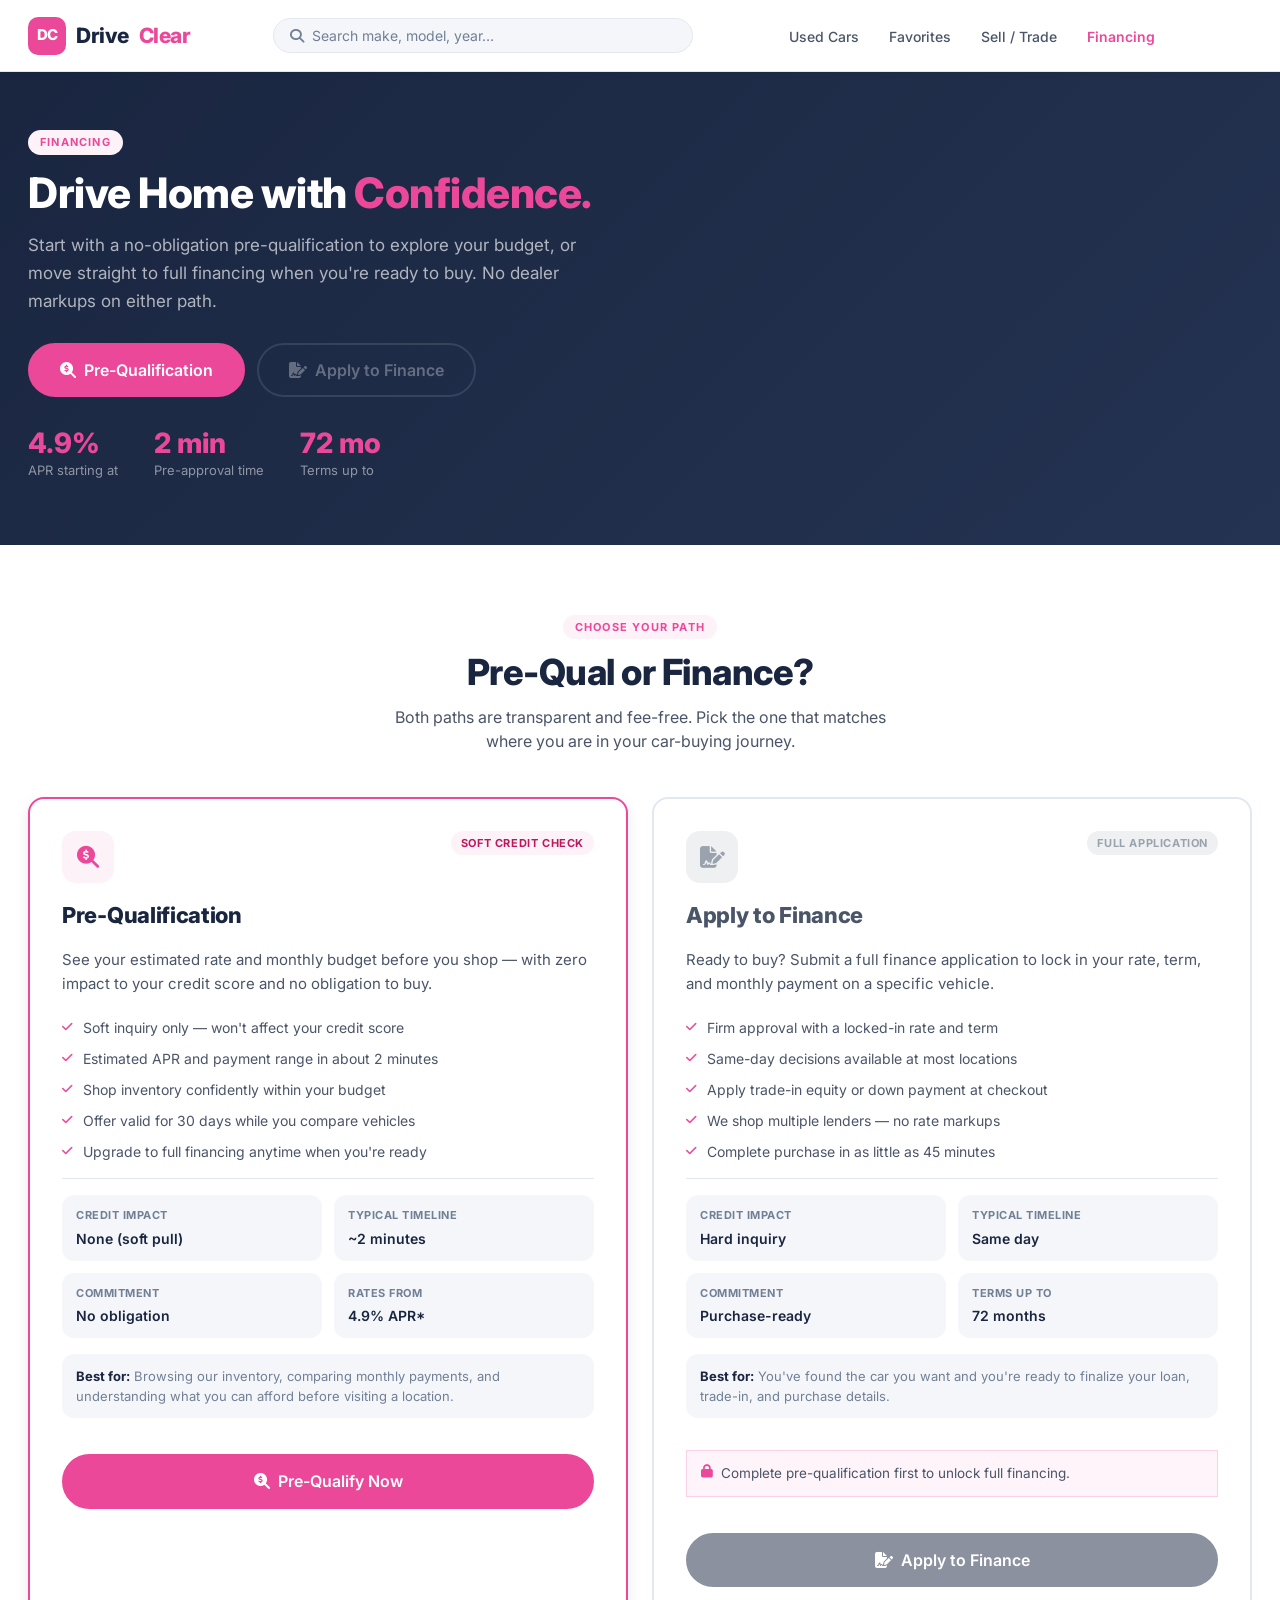
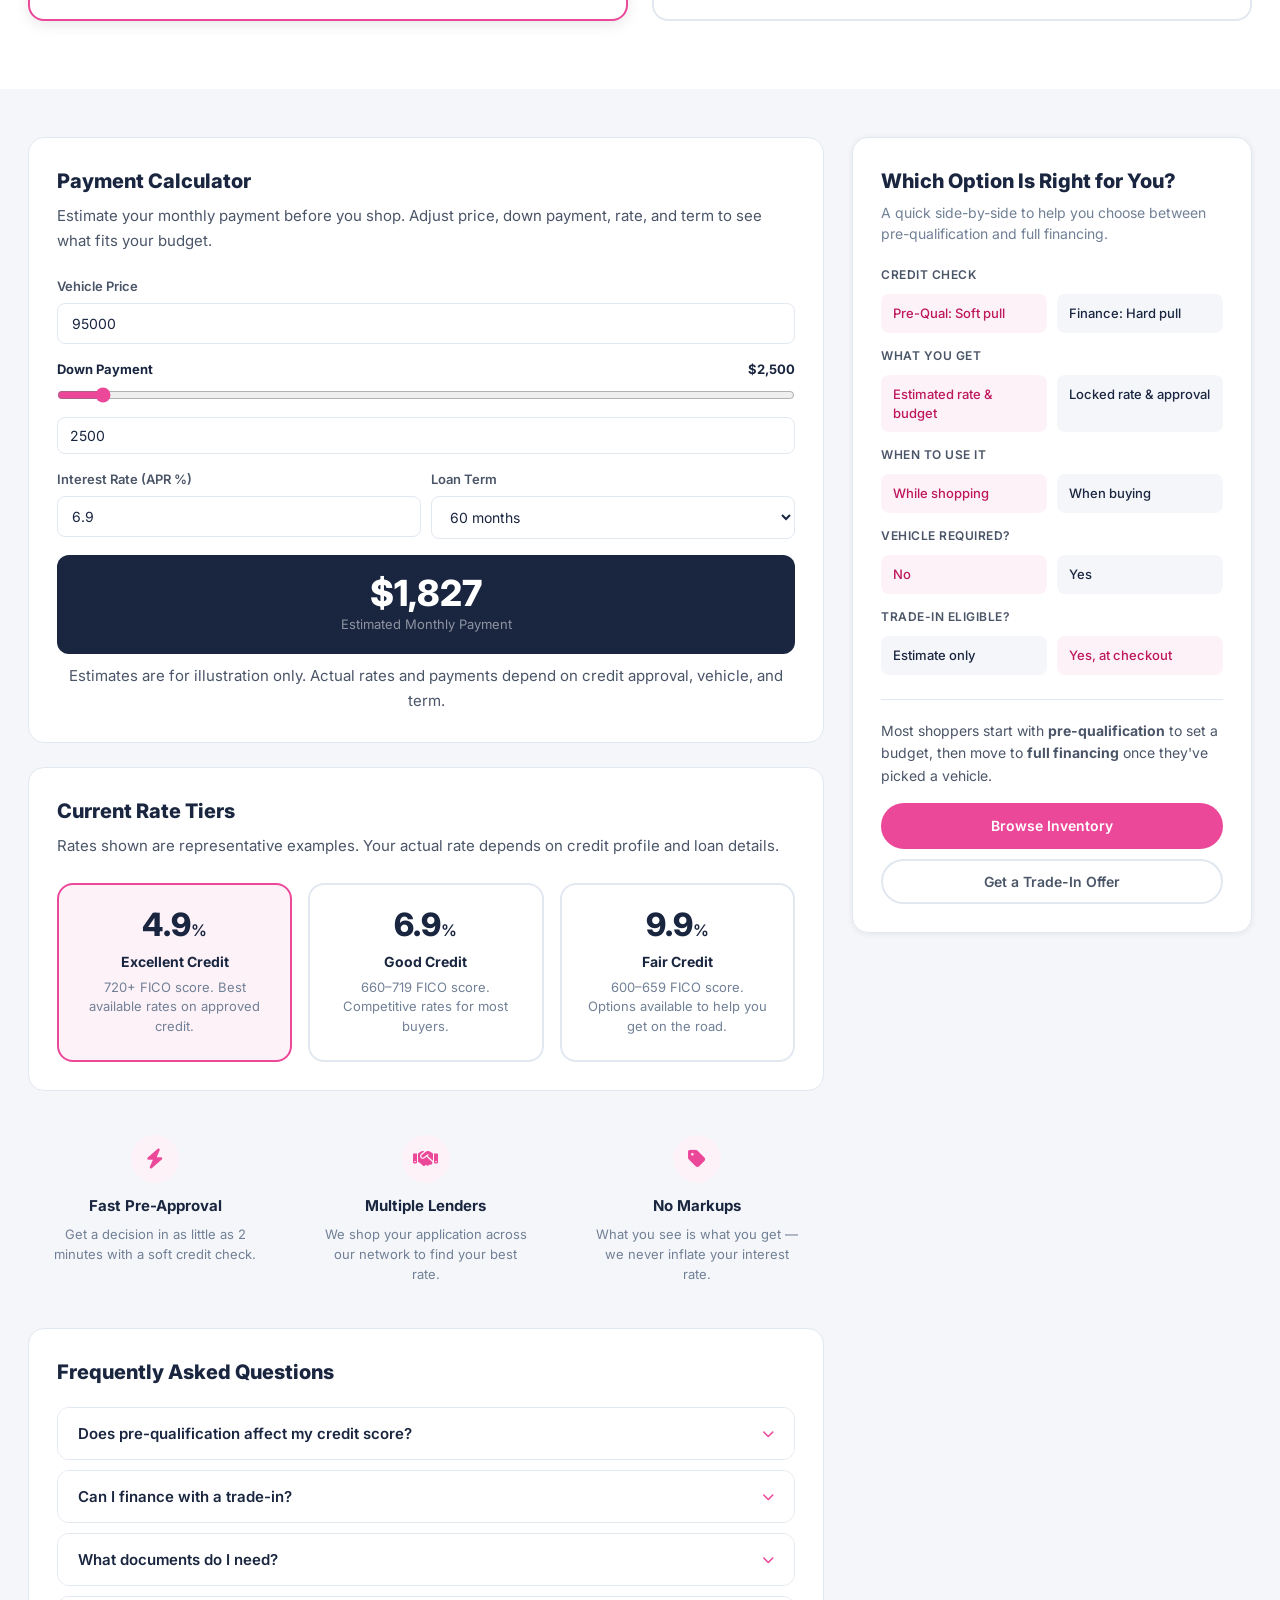
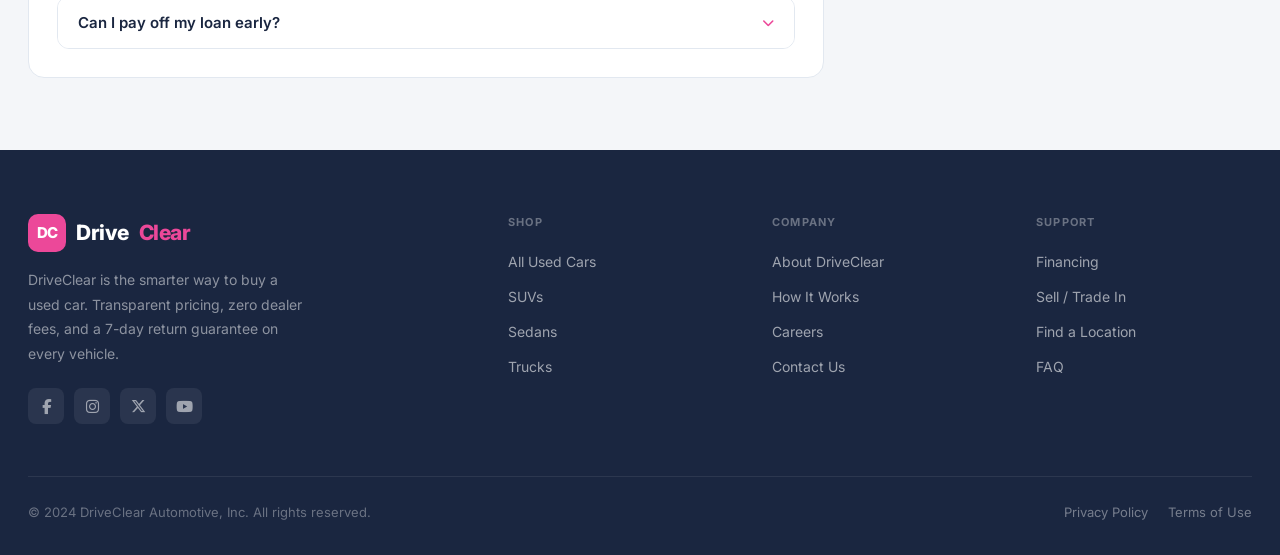
<file: financing.html>
<!DOCTYPE html>
<html lang="en">
<head>
  <meta charset="UTF-8">
  <meta name="viewport" content="width=device-width, initial-scale=1.0">
  <title>Auto Financing — DriveClear</title>
  <link rel="preconnect" href="https://fonts.googleapis.com">
  <link href="https://fonts.googleapis.com/css2?family=Inter:wght@300;400;500;600;700;800&display=swap" rel="stylesheet">
  <link rel="stylesheet" href="https://cdnjs.cloudflare.com/ajax/libs/font-awesome/6.5.0/css/all.min.css">
  <link rel="stylesheet" href="css/styles.css">
</head>
<body>

<!-- ═══════════════════════ NAV ═══════════════════════ -->
<nav class="nav" role="navigation">
  <div class="container nav-inner">
    <a href="index.html" class="nav-logo">
      <div class="logo-mark">DC</div>
      Drive<span class="accent">Clear</span>
    </a>
    <form class="nav-search" role="search" action="srp.html">
      <i class="fa-solid fa-magnifying-glass"></i>
      <input type="text" name="q" placeholder="Search make, model, year…" aria-label="Search vehicles" autocomplete="off">
    </form>
    <ul class="nav-links">
      <li><a href="srp.html">Used Cars</a></li>
      <li><a href="favorites.html" class="nav-favorites-link">Favorites<span class="nav-fav-count" hidden></span></a></li>
      <li><a href="sell-trade.html">Sell / Trade</a></li>
      <li><a href="financing.html" class="active">Financing</a></li>
    </ul>
    <div class="nav-right">
      <button class="nav-hamburger" aria-label="Menu">
        <span></span><span></span><span></span>
      </button>
    </div>
  </div>
</nav>

<nav class="mobile-nav">
  <a href="index.html">Home</a>
  <a href="srp.html">Used Cars</a>
  <a href="favorites.html" class="nav-favorites-link">Favorites<span class="nav-fav-count" hidden></span></a>
  <a href="sell-trade.html">Sell / Trade</a>
  <a href="financing.html">Financing</a>
</nav>

<!-- ═══════════════════════ HERO ═══════════════════════ -->
<section class="page-hero" aria-label="Financing">
  <div class="container">
    <div class="page-hero-inner">
      <div class="section-tag">Financing</div>
      <h1>Drive Home with <span class="accent">Confidence.</span></h1>
      <p class="page-hero-sub">Start with a no-obligation pre-qualification to explore your budget, or move straight to full financing when you're ready to buy. No dealer markups on either path.</p>
      <div style="display:flex;gap:12px;margin-top:28px;flex-wrap:wrap">
        <a href="prequal-confirmation.html" class="btn btn-primary btn-lg"><i class="fa-solid fa-magnifying-glass-dollar"></i> Pre-Qualification</a>
        <a href="finance-confirmation.html" class="btn btn-outline btn-lg fin-apply-gated" style="border-color:rgba(255,255,255,0.4);color:#fff"><i class="fa-solid fa-file-signature"></i> Apply to Finance</a>
      </div>
      <div class="page-hero-stats">
        <div>
          <div class="page-hero-stat-num">4.9%</div>
          <div class="page-hero-stat-label">APR starting at</div>
        </div>
        <div>
          <div class="page-hero-stat-num">2 min</div>
          <div class="page-hero-stat-label">Pre-approval time</div>
        </div>
        <div>
          <div class="page-hero-stat-num">72 mo</div>
          <div class="page-hero-stat-label">Terms up to</div>
        </div>
      </div>
    </div>
  </div>
</section>

<!-- ═══════════════════════ PRE-QUAL & FINANCE OPTIONS ═══════════════════════ -->
<section class="section section-alt" id="fin-options" aria-label="Financing options">
  <div class="container">
    <div class="section-header">
      <div class="section-tag">Choose Your Path</div>
      <h2 class="section-title">Pre-Qual or Finance?</h2>
      <p class="section-sub">Both paths are transparent and fee-free. Pick the one that matches where you are in your car-buying journey.</p>
    </div>

    <div id="fin-vehicle-banner" class="fin-vehicle-banner fin-vehicle-banner--options" hidden></div>

    <div class="fin-path-grid">
      <article class="fin-path-card featured" id="prequal">
        <div class="fin-path-head">
          <div class="fin-path-icon"><i class="fa-solid fa-magnifying-glass-dollar"></i></div>
          <span class="fin-path-badge soft">Soft Credit Check</span>
        </div>
        <h3>Pre-Qualification</h3>
        <p class="fin-path-lead">See your estimated rate and monthly budget before you shop — with zero impact to your credit score and no obligation to buy.</p>
        <ul class="fin-path-list">
          <li><i class="fa-solid fa-check"></i> Soft inquiry only — won't affect your credit score</li>
          <li><i class="fa-solid fa-check"></i> Estimated APR and payment range in about 2 minutes</li>
          <li><i class="fa-solid fa-check"></i> Shop inventory confidently within your budget</li>
          <li><i class="fa-solid fa-check"></i> Offer valid for 30 days while you compare vehicles</li>
          <li><i class="fa-solid fa-check"></i> Upgrade to full financing anytime when you're ready</li>
        </ul>
        <div class="fin-path-meta">
          <div class="fin-path-meta-item">
            <div class="fin-path-meta-label">Credit impact</div>
            <div class="fin-path-meta-value">None (soft pull)</div>
          </div>
          <div class="fin-path-meta-item">
            <div class="fin-path-meta-label">Typical timeline</div>
            <div class="fin-path-meta-value">~2 minutes</div>
          </div>
          <div class="fin-path-meta-item">
            <div class="fin-path-meta-label">Commitment</div>
            <div class="fin-path-meta-value">No obligation</div>
          </div>
          <div class="fin-path-meta-item">
            <div class="fin-path-meta-label">Rates from</div>
            <div class="fin-path-meta-value">4.9% APR*</div>
          </div>
        </div>
        <p class="fin-path-best"><strong>Best for:</strong> Browsing our inventory, comparing monthly payments, and understanding what you can afford before visiting a location.</p>
        <a href="prequal-confirmation.html" class="btn btn-primary btn-block btn-lg" style="margin-top:20px"><i class="fa-solid fa-magnifying-glass-dollar"></i> Pre-Qualify Now</a>
      </article>

      <article class="fin-path-card" id="finance">
        <div class="fin-path-head">
          <div class="fin-path-icon"><i class="fa-solid fa-file-signature"></i></div>
          <span class="fin-path-badge full">Full Application</span>
        </div>
        <h3>Apply to Finance</h3>
        <p class="fin-path-lead">Ready to buy? Submit a full finance application to lock in your rate, term, and monthly payment on a specific vehicle.</p>
        <ul class="fin-path-list">
          <li><i class="fa-solid fa-check"></i> Firm approval with a locked-in rate and term</li>
          <li><i class="fa-solid fa-check"></i> Same-day decisions available at most locations</li>
          <li><i class="fa-solid fa-check"></i> Apply trade-in equity or down payment at checkout</li>
          <li><i class="fa-solid fa-check"></i> We shop multiple lenders — no rate markups</li>
          <li><i class="fa-solid fa-check"></i> Complete purchase in as little as 45 minutes</li>
        </ul>
        <div class="fin-path-meta">
          <div class="fin-path-meta-item">
            <div class="fin-path-meta-label">Credit impact</div>
            <div class="fin-path-meta-value">Hard inquiry</div>
          </div>
          <div class="fin-path-meta-item">
            <div class="fin-path-meta-label">Typical timeline</div>
            <div class="fin-path-meta-value">Same day</div>
          </div>
          <div class="fin-path-meta-item">
            <div class="fin-path-meta-label">Commitment</div>
            <div class="fin-path-meta-value">Purchase-ready</div>
          </div>
          <div class="fin-path-meta-item">
            <div class="fin-path-meta-label">Terms up to</div>
            <div class="fin-path-meta-value">72 months</div>
          </div>
        </div>
        <p class="fin-path-best"><strong>Best for:</strong> You've found the car you want and you're ready to finalize your loan, trade-in, and purchase details.</p>
        <p class="fin-apply-lock-notice" id="fin-apply-lock-notice" hidden>
          <i class="fa-solid fa-lock"></i> Complete pre-qualification first to unlock full financing.
        </p>
        <a href="finance-confirmation.html" class="btn btn-dark btn-block btn-lg fin-apply-gated" style="margin-top:20px"><i class="fa-solid fa-file-signature"></i> Apply to Finance</a>
      </article>
    </div>
  </div>
</section>

<!-- ═══════════════════════ MAIN CONTENT ═══════════════════════ -->
<div class="container">
  <div class="page-layout">

    <div class="page-main">
      <div class="info-card" id="fin-calc-root">
        <h2>Payment Calculator</h2>
        <p style="margin-bottom:24px">Estimate your monthly payment before you shop. Adjust price, down payment, rate, and term to see what fits your budget.</p>

        <div class="form-field">
          <label for="fin-price">Vehicle Price</label>
          <input type="number" id="fin-price" class="calc-inp" value="25000" min="5000" max="100000" step="500" style="width:100%">
        </div>

        <div class="calc-row">
          <div class="calc-row-label">
            <span>Down Payment</span>
            <span id="fin-down-label">$2,500</span>
          </div>
          <input type="range" id="fin-down-slider" class="calc-slider" min="0" max="12500" step="500" value="2500">
          <input type="number" id="fin-down" class="calc-inp" value="2500" min="0" style="margin-top:8px;width:100%">
        </div>

        <div class="calc-inp-row">
          <div class="form-field" style="margin-bottom:0">
            <label for="fin-rate">Interest Rate (APR %)</label>
            <input type="number" id="fin-rate" class="calc-inp" value="6.9" min="0" max="30" step="0.1" style="width:100%">
          </div>
          <div class="form-field" style="margin-bottom:0">
            <label for="fin-term">Loan Term</label>
            <select id="fin-term" class="calc-inp" style="width:100%">
              <option value="36">36 months</option>
              <option value="48">48 months</option>
              <option value="60" selected>60 months</option>
              <option value="72">72 months</option>
            </select>
          </div>
        </div>

        <div class="calc-result" id="fin-calc-result">
          <div class="calc-mo">$493</div>
          <div class="calc-mo-label">Estimated Monthly Payment</div>
        </div>
        <p class="calc-note">Estimates are for illustration only. Actual rates and payments depend on credit approval, vehicle, and term.</p>
      </div>

      <div class="info-card">
        <h2>Current Rate Tiers</h2>
        <p style="margin-bottom:24px">Rates shown are representative examples. Your actual rate depends on credit profile and loan details.</p>
        <div class="rate-cards">
          <div class="rate-card featured">
            <div class="rate-apr">4.9<span>%</span></div>
            <div class="rate-label">Excellent Credit</div>
            <div class="rate-desc">720+ FICO score. Best available rates on approved credit.</div>
          </div>
          <div class="rate-card">
            <div class="rate-apr">6.9<span>%</span></div>
            <div class="rate-label">Good Credit</div>
            <div class="rate-desc">660–719 FICO score. Competitive rates for most buyers.</div>
          </div>
          <div class="rate-card">
            <div class="rate-apr">9.9<span>%</span></div>
            <div class="rate-label">Fair Credit</div>
            <div class="rate-desc">600–659 FICO score. Options available to help you get on the road.</div>
          </div>
        </div>
      </div>

      <div class="info-cards-grid">
        <div class="info-mini">
          <div class="info-mini-icon"><i class="fa-solid fa-bolt"></i></div>
          <div class="info-mini-title">Fast Pre-Approval</div>
          <div class="info-mini-desc">Get a decision in as little as 2 minutes with a soft credit check.</div>
        </div>
        <div class="info-mini">
          <div class="info-mini-icon"><i class="fa-solid fa-handshake"></i></div>
          <div class="info-mini-title">Multiple Lenders</div>
          <div class="info-mini-desc">We shop your application across our network to find your best rate.</div>
        </div>
        <div class="info-mini">
          <div class="info-mini-icon"><i class="fa-solid fa-tag"></i></div>
          <div class="info-mini-title">No Markups</div>
          <div class="info-mini-desc">What you see is what you get — we never inflate your interest rate.</div>
        </div>
      </div>

      <div class="info-card">
        <h2>Frequently Asked Questions</h2>
        <div class="faq-list" style="margin-top:20px" id="fin-faq">
          <div class="faq-item">
            <button type="button" class="faq-q">Does pre-qualification affect my credit score? <i class="fa-solid fa-chevron-down"></i></button>
            <div class="faq-a">No. Our pre-qualification uses a soft credit inquiry, which does not impact your credit score. A hard inquiry only occurs if you choose to proceed with a full application.</div>
          </div>
          <div class="faq-item">
            <button type="button" class="faq-q">Can I finance with a trade-in? <i class="fa-solid fa-chevron-down"></i></button>
            <div class="faq-a">Absolutely. Your trade-in value can be applied as a down payment or reduce the amount you finance. <a href="sell-trade.html">Get a trade-in offer</a> in minutes.</div>
          </div>
          <div class="faq-item">
            <button type="button" class="faq-q">What documents do I need? <i class="fa-solid fa-chevron-down"></i></button>
            <div class="faq-a">Typically you'll need a valid driver's license, proof of income (recent pay stub or bank statement), proof of residence, and proof of insurance. Requirements may vary by lender.</div>
          </div>
          <div class="faq-item">
            <button type="button" class="faq-q">Can I pay off my loan early? <i class="fa-solid fa-chevron-down"></i></button>
            <div class="faq-a">Most of our lending partners allow early payoff with no prepayment penalties. Check your specific loan terms at signing.</div>
          </div>
        </div>
      </div>
    </div>

    <aside class="form-card" id="fin-compare-sidebar">
      <h2>Which Option Is Right for You?</h2>
      <p class="form-card-sub">A quick side-by-side to help you choose between pre-qualification and full financing.</p>

      <div class="fin-compare-list">
        <div>
          <div class="fin-compare-label">Credit check</div>
          <div class="fin-compare-row">
            <div class="fin-compare-cell highlight">Pre-Qual: Soft pull</div>
            <div class="fin-compare-cell">Finance: Hard pull</div>
          </div>
        </div>
        <div>
          <div class="fin-compare-label">What you get</div>
          <div class="fin-compare-row">
            <div class="fin-compare-cell highlight">Estimated rate &amp; budget</div>
            <div class="fin-compare-cell">Locked rate &amp; approval</div>
          </div>
        </div>
        <div>
          <div class="fin-compare-label">When to use it</div>
          <div class="fin-compare-row">
            <div class="fin-compare-cell highlight">While shopping</div>
            <div class="fin-compare-cell">When buying</div>
          </div>
        </div>
        <div>
          <div class="fin-compare-label">Vehicle required?</div>
          <div class="fin-compare-row">
            <div class="fin-compare-cell highlight">No</div>
            <div class="fin-compare-cell">Yes</div>
          </div>
        </div>
        <div>
          <div class="fin-compare-label">Trade-in eligible?</div>
          <div class="fin-compare-row">
            <div class="fin-compare-cell">Estimate only</div>
            <div class="fin-compare-cell highlight">Yes, at checkout</div>
          </div>
        </div>
      </div>

      <div style="margin-top:24px;padding-top:20px;border-top:1px solid var(--border)">
        <p style="font-size:14px;color:var(--text-mid);line-height:1.6;margin-bottom:16px">
          Most shoppers start with <strong>pre-qualification</strong> to set a budget, then move to <strong>full financing</strong> once they've picked a vehicle.
        </p>
        <a href="srp.html" class="btn btn-primary btn-block">Browse Inventory</a>
        <a href="sell-trade.html" class="btn btn-ghost btn-block" style="margin-top:10px">Get a Trade-In Offer</a>
      </div>
    </aside>

  </div>
</div>

<!-- ═══════════════════════ FOOTER ═══════════════════════ -->
<footer class="footer" role="contentinfo">
  <div class="container">
    <div class="footer-grid">
      <div class="footer-brand">
        <a href="index.html" class="nav-logo">
          <div class="logo-mark">DC</div>
          Drive<span class="accent">Clear</span>
        </a>
        <p>DriveClear is the smarter way to buy a used car. Transparent pricing, zero dealer fees, and a 7-day return guarantee on every vehicle.</p>
        <div class="footer-social">
          <a href="#" aria-label="Facebook"><i class="fa-brands fa-facebook-f"></i></a>
          <a href="#" aria-label="Instagram"><i class="fa-brands fa-instagram"></i></a>
          <a href="#" aria-label="Twitter"><i class="fa-brands fa-x-twitter"></i></a>
          <a href="#" aria-label="YouTube"><i class="fa-brands fa-youtube"></i></a>
        </div>
      </div>
      <div>
        <div class="footer-col-title">Shop</div>
        <ul class="footer-links">
          <li><a href="srp.html">All Used Cars</a></li>
          <li><a href="srp.html?body=SUV">SUVs</a></li>
          <li><a href="srp.html?body=Sedan">Sedans</a></li>
          <li><a href="srp.html?body=Truck">Trucks</a></li>
        </ul>
      </div>
      <div>
        <div class="footer-col-title">Company</div>
        <ul class="footer-links">
          <li><a href="#">About DriveClear</a></li>
          <li><a href="#">How It Works</a></li>
          <li><a href="#">Careers</a></li>
          <li><a href="#">Contact Us</a></li>
        </ul>
      </div>
      <div>
        <div class="footer-col-title">Support</div>
        <ul class="footer-links">
          <li><a href="financing.html">Financing</a></li>
          <li><a href="sell-trade.html">Sell / Trade In</a></li>
          <li><a href="#">Find a Location</a></li>
          <li><a href="#">FAQ</a></li>
        </ul>
      </div>
    </div>
    <div class="footer-bottom">
      <p>© 2024 DriveClear Automotive, Inc. All rights reserved.</p>
      <p>
        <a href="#" style="color:rgba(255,255,255,0.4);margin-right:16px">Privacy Policy</a>
        <a href="#" style="color:rgba(255,255,255,0.4)">Terms of Use</a>
      </p>
    </div>
  </div>
</footer>

<script src="js/inventory.js"></script>
<script src="js/profile.js"></script>
<script src="js/app.js"></script>
</body>
</html>
</file>
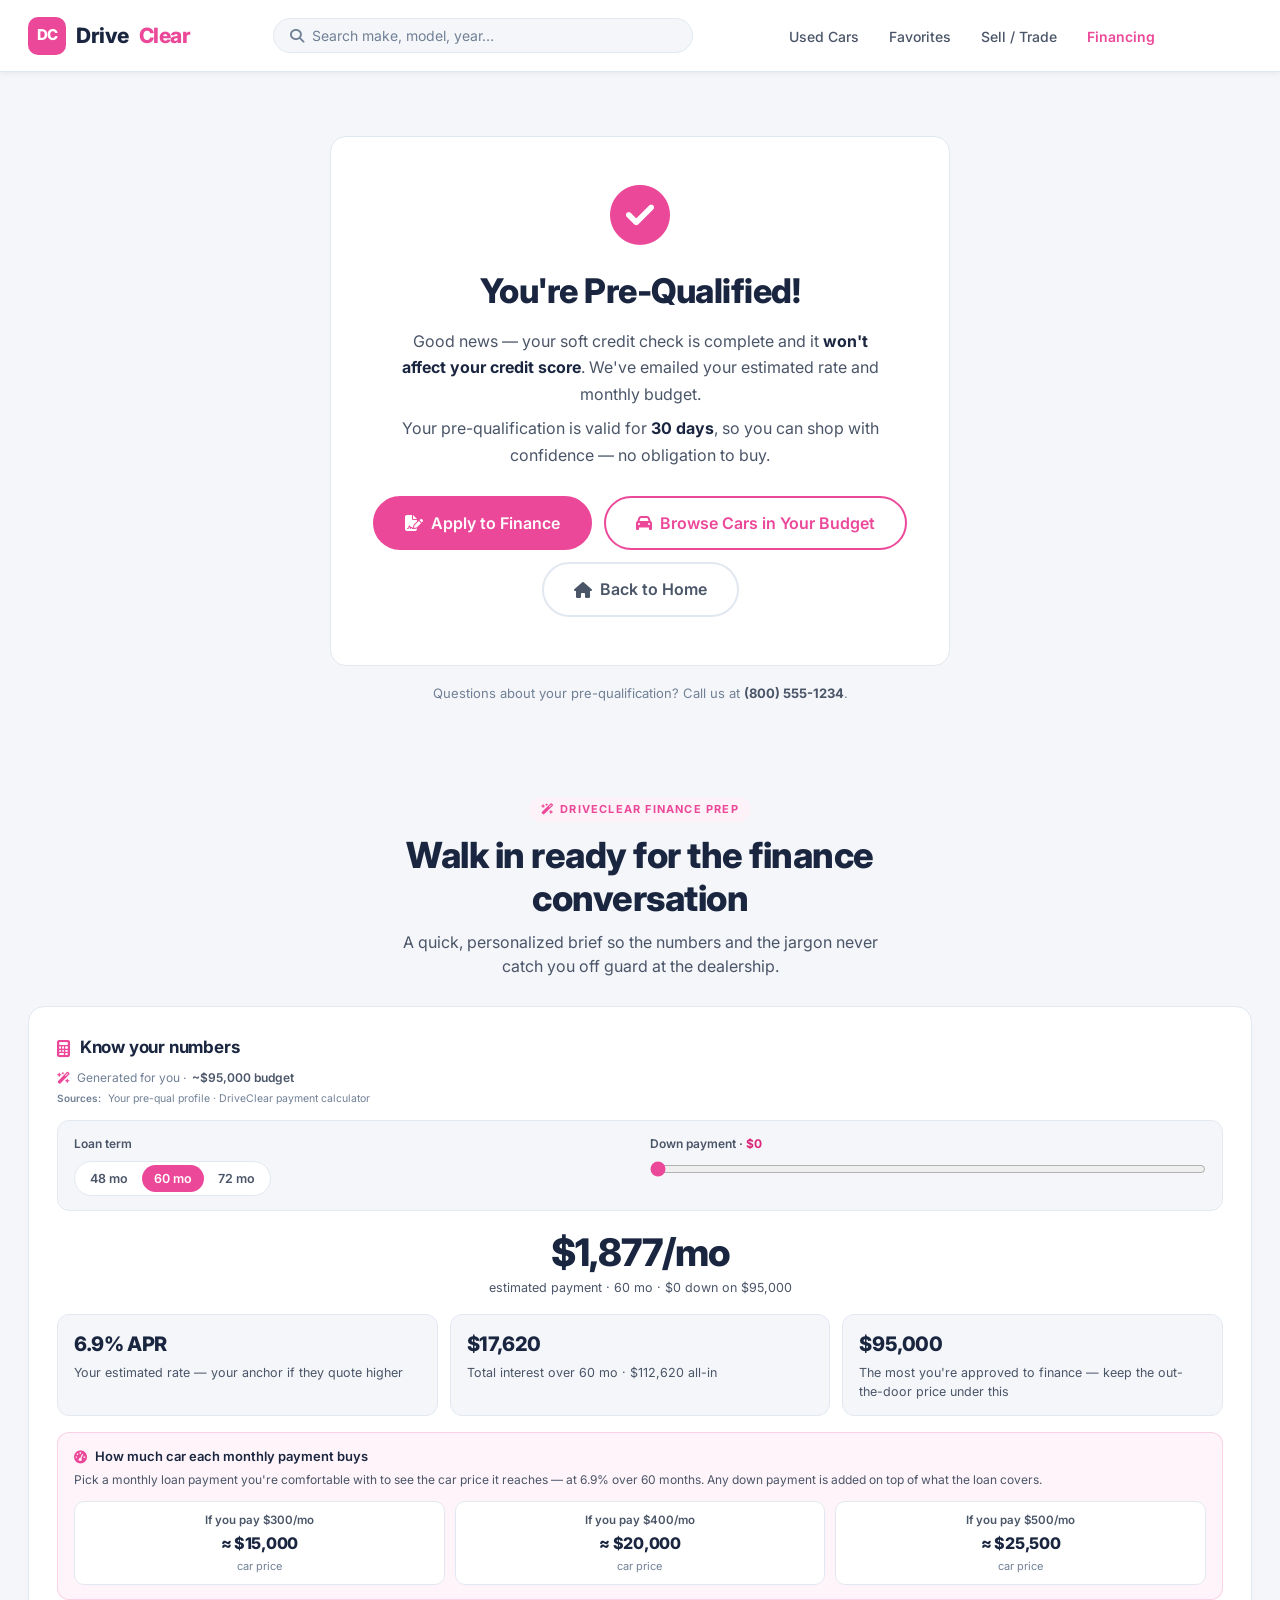
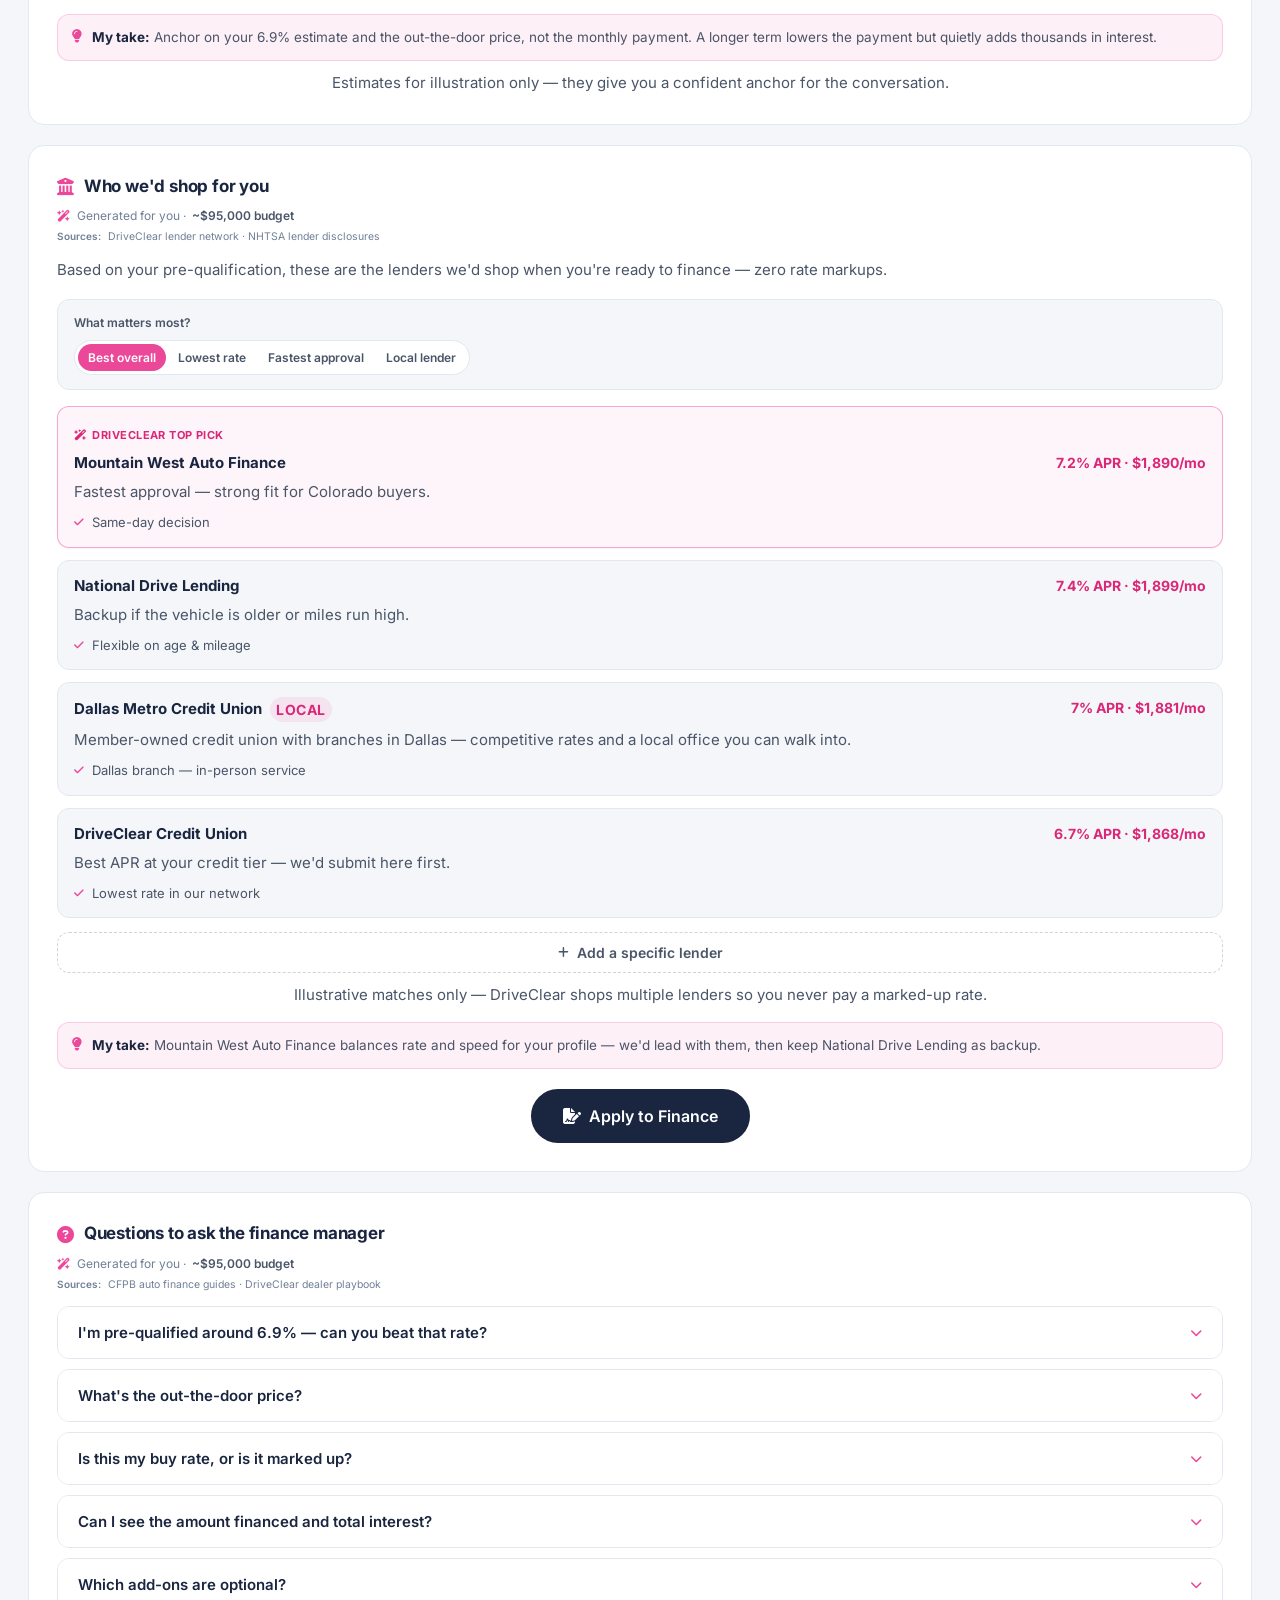
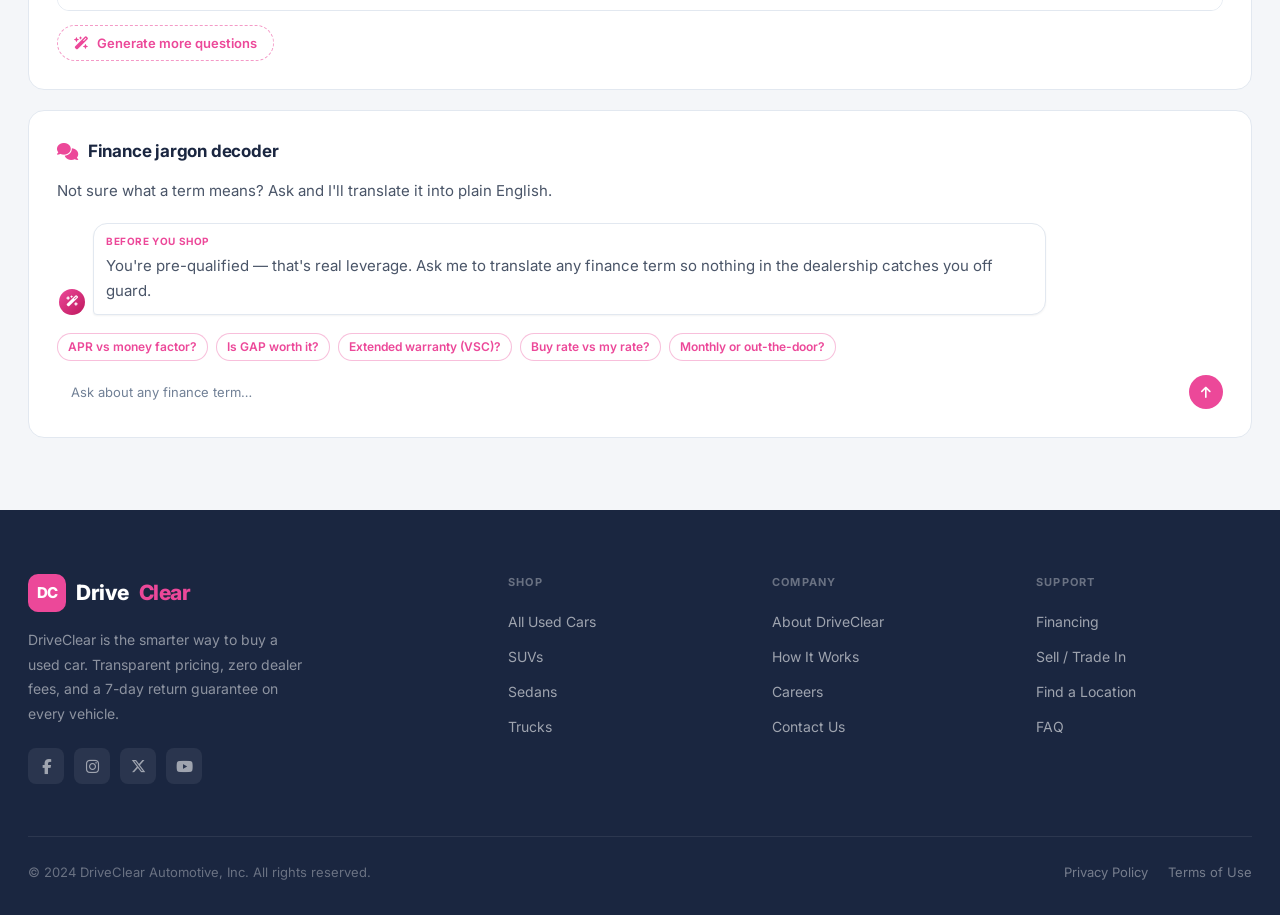
<file: prequal-confirmation.html>
<!DOCTYPE html>
<html lang="en">
<head>
  <meta charset="UTF-8">
  <meta name="viewport" content="width=device-width, initial-scale=1.0">
  <title>Pre-Qualification Received — DriveClear</title>
  <link rel="preconnect" href="https://fonts.googleapis.com">
  <link href="https://fonts.googleapis.com/css2?family=Inter:wght@300;400;500;600;700;800&display=swap" rel="stylesheet">
  <link rel="stylesheet" href="https://cdnjs.cloudflare.com/ajax/libs/font-awesome/6.5.0/css/all.min.css">
  <link rel="stylesheet" href="css/styles.css">
</head>
<body>

<!-- ═══════════════════════ NAV ═══════════════════════ -->
<nav class="nav" role="navigation">
  <div class="container nav-inner">
    <a href="index.html" class="nav-logo">
      <div class="logo-mark">DC</div>
      Drive<span class="accent">Clear</span>
    </a>
    <form class="nav-search" role="search" action="srp.html">
      <i class="fa-solid fa-magnifying-glass"></i>
      <input type="text" name="q" placeholder="Search make, model, year…" aria-label="Search vehicles" autocomplete="off">
    </form>
    <ul class="nav-links">
      <li><a href="srp.html">Used Cars</a></li>
      <li><a href="favorites.html" class="nav-favorites-link">Favorites<span class="nav-fav-count" hidden></span></a></li>
      <li><a href="sell-trade.html">Sell / Trade</a></li>
      <li><a href="financing.html" class="active">Financing</a></li>
    </ul>
    <div class="nav-right">
      <button class="nav-hamburger" aria-label="Menu">
        <span></span><span></span><span></span>
      </button>
    </div>
  </div>
</nav>

<nav class="mobile-nav">
  <a href="index.html">Home</a>
  <a href="srp.html">Used Cars</a>
  <a href="favorites.html" class="nav-favorites-link">Favorites<span class="nav-fav-count" hidden></span></a>
  <a href="sell-trade.html">Sell / Trade</a>
  <a href="financing.html">Financing</a>
</nav>

<!-- ═══════════════════════ CONFIRMATION ═══════════════════════ -->
<div class="container">
  <div style="max-width:620px;margin:64px auto 88px">
    <div class="info-card" style="text-align:center;padding:48px 32px">
      <i class="fa-solid fa-circle-check" style="font-size:60px;color:var(--teal);margin-bottom:20px"></i>
      <h1 style="font-size:clamp(26px,3.5vw,34px);font-weight:800;letter-spacing:-0.5px;color:var(--text-dark);margin-bottom:12px">You're Pre-Qualified!</h1>
      <p style="font-size:16px;color:var(--text-mid);line-height:1.65;max-width:480px;margin:0 auto 8px">
        Good news — your soft credit check is complete and it <strong style="color:var(--text-dark)">won't affect your credit score</strong>. We've emailed your estimated rate and monthly budget.
      </p>
      <p style="font-size:16px;color:var(--text-mid);line-height:1.65;max-width:480px;margin:0 auto">
        Your pre-qualification is valid for <strong style="color:var(--text-dark)">30 days</strong>, so you can shop with confidence — no obligation to buy.
      </p>

      <div id="fin-confirm-vehicle" class="fin-vehicle-banner fin-vehicle-banner--confirm" data-banner-label="Pre-qual or finance for this vehicle" hidden></div>

      <div style="display:flex;flex-wrap:wrap;gap:12px;justify-content:center;margin-top:28px">
        <a href="finance-confirmation.html" id="fin-apply-cta" class="btn btn-primary btn-lg">
          <i class="fa-solid fa-file-signature"></i> Apply to Finance
        </a>
        <a href="srp.html" class="btn btn-outline btn-lg">
          <i class="fa-solid fa-car"></i> Browse Cars in Your Budget
        </a>
        <a href="index.html" class="btn btn-ghost btn-lg">
          <i class="fa-solid fa-house"></i> Back to Home
        </a>
      </div>
    </div>

    <p style="text-align:center;font-size:13px;color:var(--text-light);margin-top:18px">
      Questions about your pre-qualification? Call us at <strong style="color:var(--text-mid)">(800) 555-1234</strong>.
    </p>
  </div>
</div>

<!-- ═══════════════════════ AI FINANCE PREP ═══════════════════════ -->
<div class="container">
  <section class="fin-prep" id="fin-prep" data-prep-mode="prequal" aria-label="Dealership finance prep">
    <div class="fin-prep-head">
      <div class="section-tag"><i class="fa-solid fa-wand-magic-sparkles"></i> DriveClear Finance Prep</div>
      <h2 class="section-title">Walk in ready for the finance conversation</h2>
      <p class="section-sub">A quick, personalized brief so the numbers and the jargon never catch you off guard at the dealership.</p>
    </div>

    <div class="info-card fp-card">
      <h3 class="fin-prep-card-title"><i class="fa-solid fa-calculator"></i> Know your numbers</h3>
      <div class="fp-ai-byline" id="fp-numbers-byline"></div>
      <div id="fp-numbers-body"></div>
      <div class="fp-takeaway" id="fp-numbers-takeaway" hidden></div>
      <p class="calc-note">Estimates for illustration only — they give you a confident anchor for the conversation.</p>
    </div>

    <div class="info-card fp-card">
      <h3 class="fin-prep-card-title"><i class="fa-solid fa-building-columns"></i> Who we'd shop for you</h3>
      <div class="fp-ai-byline" id="fp-lenders-byline"></div>
      <div id="fp-lenders-body"></div>
      <div class="fp-takeaway" id="fp-lenders-takeaway" hidden></div>
      <div style="margin-top:20px;text-align:center">
        <a href="finance-confirmation.html" id="fin-apply-cta-prep" class="btn btn-dark btn-lg">
          <i class="fa-solid fa-file-signature"></i> Apply to Finance
        </a>
      </div>
    </div>

    <div class="info-card fp-card">
      <h3 class="fin-prep-card-title"><i class="fa-solid fa-circle-question"></i> Questions to ask the finance manager</h3>
      <div class="fp-ai-byline" id="fp-questions-byline"></div>
      <div class="faq-list" id="fp-questions" style="margin-top:6px"></div>
      <button type="button" class="fp-more-btn" id="fp-more-q"><i class="fa-solid fa-wand-magic-sparkles"></i> Generate more questions</button>
    </div>

    <div class="info-card fp-chat-card">
      <h3 class="fin-prep-card-title"><i class="fa-solid fa-comments"></i> Finance jargon decoder</h3>
      <p class="form-card-sub" style="margin-bottom:16px">Not sure what a term means? Ask and I'll translate it into plain English.</p>
      <div class="fp-chat-body" id="fp-chat-body"></div>
      <div class="fp-chips" id="fp-chat-chips">
        <button type="button" class="pa-chip" data-q="APR vs money factor?">APR vs money factor?</button>
        <button type="button" class="pa-chip" data-q="Is GAP insurance worth it?">Is GAP worth it?</button>
        <button type="button" class="pa-chip" data-q="What's an extended warranty (VSC)?">Extended warranty (VSC)?</button>
        <button type="button" class="pa-chip" data-q="Buy rate vs my rate?">Buy rate vs my rate?</button>
        <button type="button" class="pa-chip" data-q="Monthly or out-the-door?">Monthly or out-the-door?</button>
      </div>
      <form class="fp-chat-form" id="fp-chat-form">
        <input type="text" class="fp-chat-input" id="fp-chat-input" placeholder="Ask about any finance term…" autocomplete="off" aria-label="Ask about a finance term">
        <button type="submit" class="fp-chat-send" aria-label="Send"><i class="fa-solid fa-arrow-up"></i></button>
      </form>
    </div>
  </section>
</div>

<!-- ═══════════════════════ FOOTER ═══════════════════════ -->
<footer class="footer" role="contentinfo">
  <div class="container">
    <div class="footer-grid">
      <div class="footer-brand">
        <a href="index.html" class="nav-logo">
          <div class="logo-mark">DC</div>
          Drive<span class="accent">Clear</span>
        </a>
        <p>DriveClear is the smarter way to buy a used car. Transparent pricing, zero dealer fees, and a 7-day return guarantee on every vehicle.</p>
        <div class="footer-social">
          <a href="#" aria-label="Facebook"><i class="fa-brands fa-facebook-f"></i></a>
          <a href="#" aria-label="Instagram"><i class="fa-brands fa-instagram"></i></a>
          <a href="#" aria-label="Twitter"><i class="fa-brands fa-x-twitter"></i></a>
          <a href="#" aria-label="YouTube"><i class="fa-brands fa-youtube"></i></a>
        </div>
      </div>
      <div>
        <div class="footer-col-title">Shop</div>
        <ul class="footer-links">
          <li><a href="srp.html">All Used Cars</a></li>
          <li><a href="srp.html?body=SUV">SUVs</a></li>
          <li><a href="srp.html?body=Sedan">Sedans</a></li>
          <li><a href="srp.html?body=Truck">Trucks</a></li>
        </ul>
      </div>
      <div>
        <div class="footer-col-title">Company</div>
        <ul class="footer-links">
          <li><a href="#">About DriveClear</a></li>
          <li><a href="#">How It Works</a></li>
          <li><a href="#">Careers</a></li>
          <li><a href="#">Contact Us</a></li>
        </ul>
      </div>
      <div>
        <div class="footer-col-title">Support</div>
        <ul class="footer-links">
          <li><a href="financing.html">Financing</a></li>
          <li><a href="sell-trade.html">Sell / Trade In</a></li>
          <li><a href="#">Find a Location</a></li>
          <li><a href="#">FAQ</a></li>
        </ul>
      </div>
    </div>
    <div class="footer-bottom">
      <p>© 2024 DriveClear Automotive, Inc. All rights reserved.</p>
      <p>
        <a href="#" style="color:rgba(255,255,255,0.4);margin-right:16px">Privacy Policy</a>
        <a href="#" style="color:rgba(255,255,255,0.4)">Terms of Use</a>
      </p>
    </div>
  </div>
</footer>

<script src="js/inventory.js"></script>
<script src="js/profile.js"></script>
<script src="js/app.js"></script>
</body>
</html>
</file>
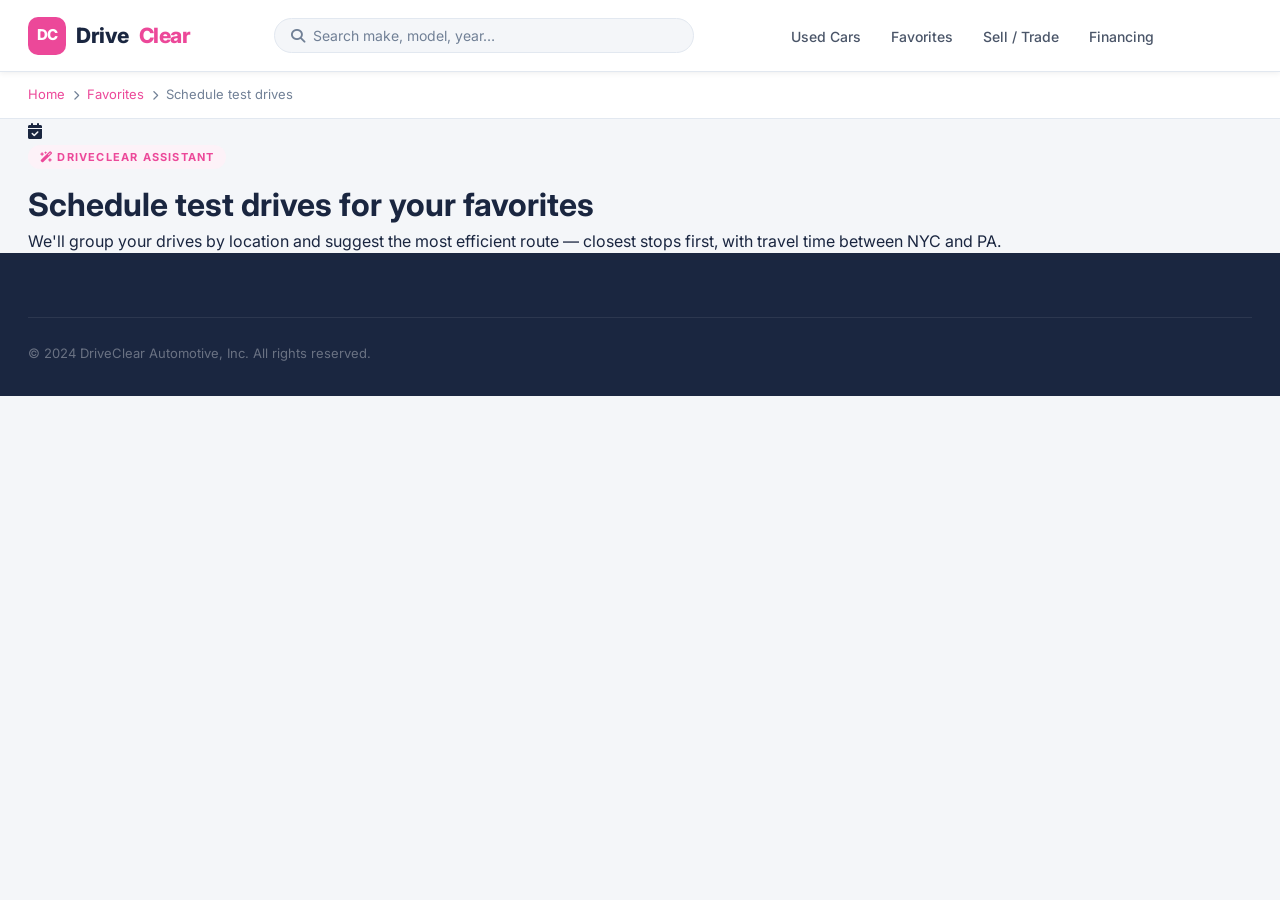
<file: schedule-test-drives.html>
<!DOCTYPE html>
<html lang="en">
<head>
  <meta charset="UTF-8">
  <meta name="viewport" content="width=device-width, initial-scale=1.0">
  <title>Schedule Test Drives — DriveClear</title>
  <link rel="preconnect" href="https://fonts.googleapis.com">
  <link href="https://fonts.googleapis.com/css2?family=Inter:wght@300;400;500;600;700;800&display=swap" rel="stylesheet">
  <link rel="stylesheet" href="https://cdnjs.cloudflare.com/ajax/libs/font-awesome/6.5.0/css/all.min.css">
  <link rel="stylesheet" href="css/styles.css">
</head>
<body>

<nav class="nav" role="navigation">
  <div class="container nav-inner">
    <a href="index.html" class="nav-logo">
      <div class="logo-mark">DC</div>
      Drive<span class="accent">Clear</span>
    </a>
    <form class="nav-search" role="search" action="srp.html">
      <i class="fa-solid fa-magnifying-glass"></i>
      <input type="text" name="q" placeholder="Search make, model, year…" aria-label="Search vehicles" autocomplete="off">
    </form>
    <ul class="nav-links">
      <li><a href="srp.html">Used Cars</a></li>
      <li><a href="favorites.html">Favorites</a></li>
      <li><a href="sell-trade.html">Sell / Trade</a></li>
      <li><a href="financing.html">Financing</a></li>
    </ul>
    <div class="nav-right">
      <button class="nav-hamburger" aria-label="Menu"><span></span><span></span><span></span></button>
    </div>
  </div>
</nav>

<nav class="mobile-nav">
  <a href="index.html">Home</a>
  <a href="srp.html">Used Cars</a>
  <a href="favorites.html">Favorites</a>
  <a href="sell-trade.html">Sell / Trade</a>
  <a href="financing.html">Financing</a>
</nav>

<div class="breadcrumb">
  <div class="container">
    <div class="bc-inner">
      <a href="index.html">Home</a>
      <i class="fa-solid fa-chevron-right"></i>
      <a href="favorites.html">Favorites</a>
      <i class="fa-solid fa-chevron-right"></i>
      <span>Schedule test drives</span>
    </div>
  </div>
</div>

<div class="container std-page" id="std-root">
  <div class="std-head">
    <div class="std-head-icon"><i class="fa-solid fa-calendar-check"></i></div>
    <div>
      <div class="section-tag"><i class="fa-solid fa-wand-magic-sparkles"></i> DriveClear Assistant</div>
      <h1 class="std-title">Schedule test drives for your favorites</h1>
      <p class="std-sub" id="std-sub">We'll group your drives by location and suggest the most efficient route — closest stops first, with travel time between NYC and PA.</p>
    </div>
  </div>

  <div id="std-empty" class="fav-empty" hidden>
    <i class="fa-regular fa-heart"></i>
    <h3>No favorites to schedule</h3>
    <p>Save cars with the heart icon first, then come back to book test drives in one place.</p>
    <a href="srp.html" class="btn btn-primary"><i class="fa-solid fa-search"></i> Browse inventory</a>
  </div>

  <div id="std-form-wrap" hidden>
    <div class="std-ai-tip" id="std-ai-tip"></div>
    <div class="std-route-summary" id="std-route-summary" hidden></div>
    <form id="std-form" class="std-form"></form>
    <div class="std-actions">
      <a href="favorites.html" class="btn btn-ghost">Back to favorites</a>
      <button type="submit" form="std-form" class="btn btn-primary btn-lg" id="std-submit">
        <i class="fa-solid fa-calendar-check"></i> Confirm test drives
      </button>
    </div>
  </div>
</div>

<footer class="footer" role="contentinfo">
  <div class="container">
    <div class="footer-bottom"><p>© 2024 DriveClear Automotive, Inc. All rights reserved.</p></div>
  </div>
</footer>

<script src="js/inventory.js"></script>
<script src="js/profile.js"></script>
<script src="js/app.js"></script>
</body>
</html>
</file>
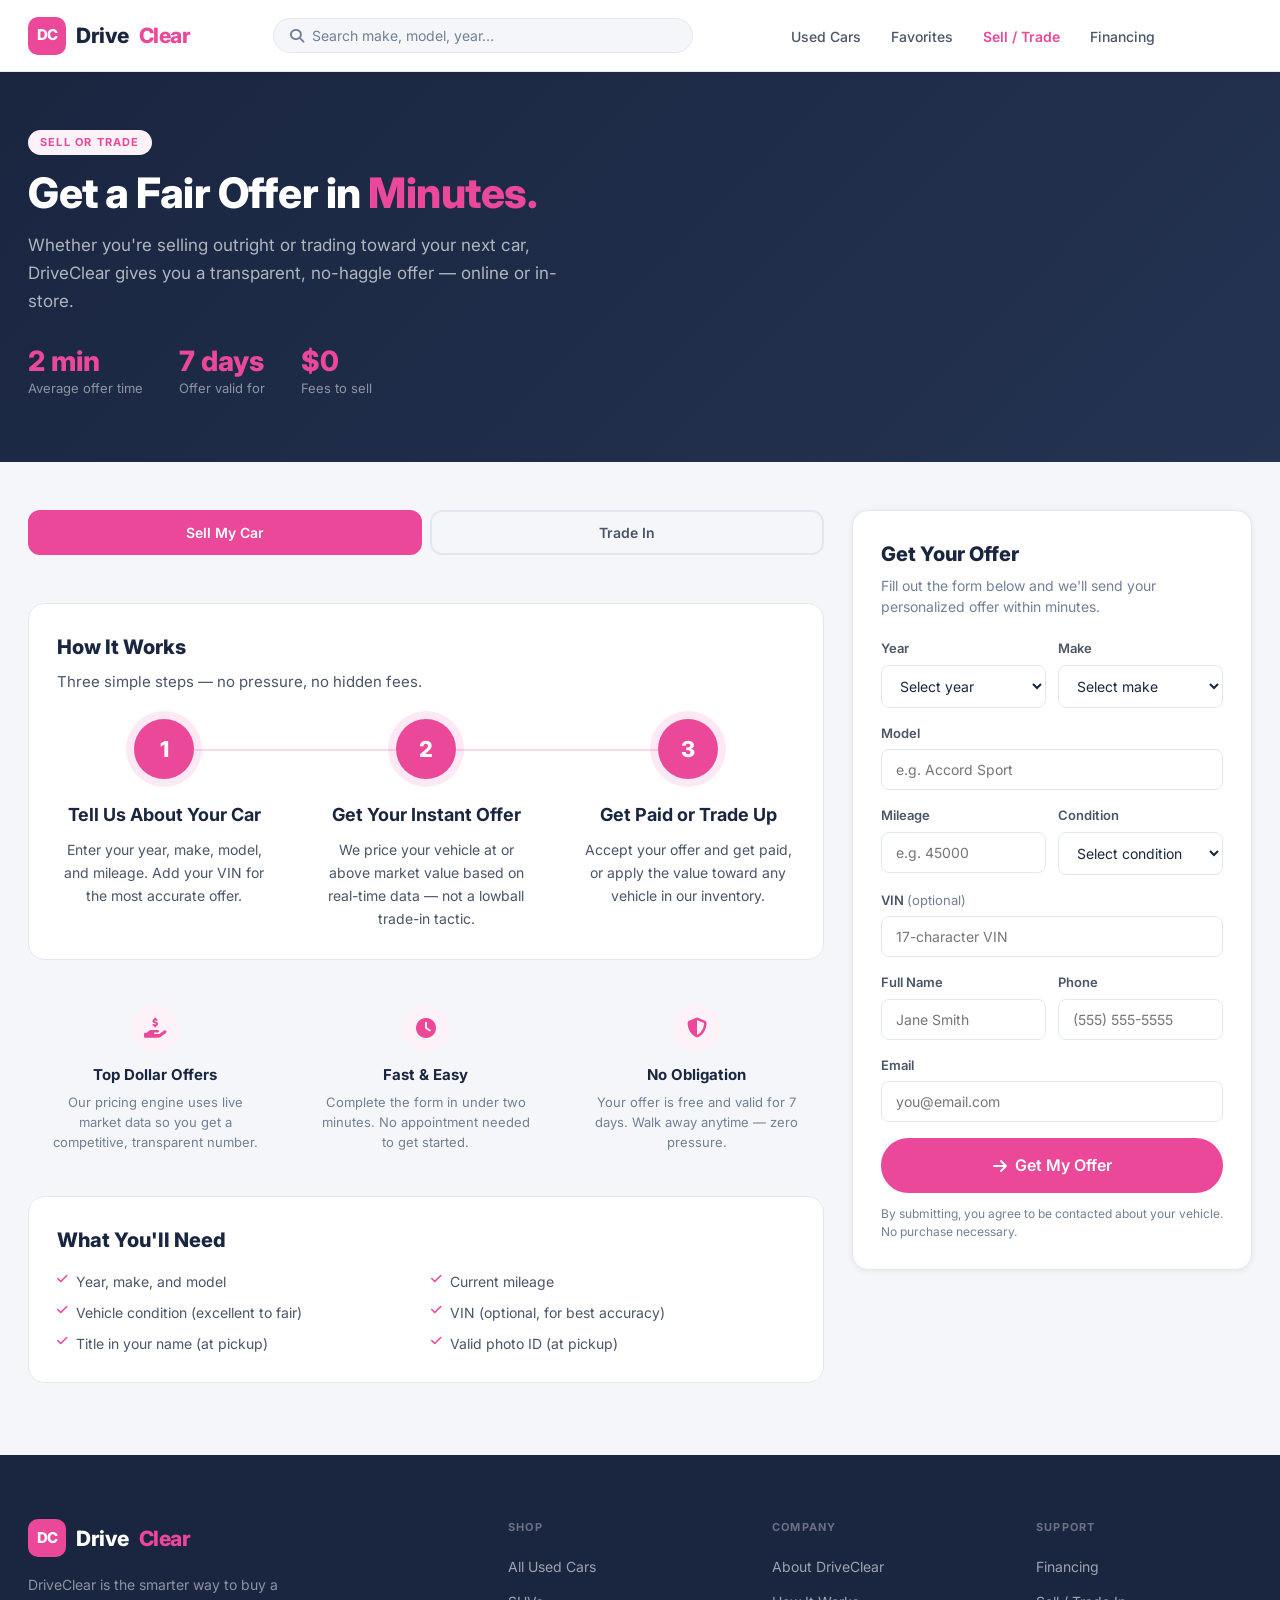
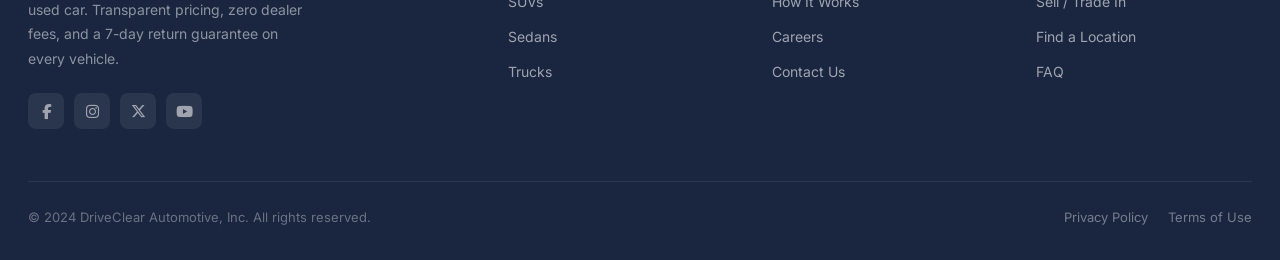
<file: sell-trade.html>
<!DOCTYPE html>
<html lang="en">
<head>
  <meta charset="UTF-8">
  <meta name="viewport" content="width=device-width, initial-scale=1.0">
  <title>Sell or Trade Your Car — DriveClear</title>
  <link rel="preconnect" href="https://fonts.googleapis.com">
  <link href="https://fonts.googleapis.com/css2?family=Inter:wght@300;400;500;600;700;800&display=swap" rel="stylesheet">
  <link rel="stylesheet" href="https://cdnjs.cloudflare.com/ajax/libs/font-awesome/6.5.0/css/all.min.css">
  <link rel="stylesheet" href="css/styles.css">
</head>
<body>

<!-- ═══════════════════════ NAV ═══════════════════════ -->
<nav class="nav" role="navigation">
  <div class="container nav-inner">
    <a href="index.html" class="nav-logo">
      <div class="logo-mark">DC</div>
      Drive<span class="accent">Clear</span>
    </a>
    <form class="nav-search" role="search" action="srp.html">
      <i class="fa-solid fa-magnifying-glass"></i>
      <input type="text" name="q" placeholder="Search make, model, year…" aria-label="Search vehicles" autocomplete="off">
    </form>
    <ul class="nav-links">
      <li><a href="srp.html">Used Cars</a></li>
      <li><a href="favorites.html" class="nav-favorites-link">Favorites<span class="nav-fav-count" hidden></span></a></li>
      <li><a href="sell-trade.html" class="active">Sell / Trade</a></li>
      <li><a href="financing.html">Financing</a></li>
    </ul>
    <div class="nav-right">
      <button class="nav-hamburger" aria-label="Menu">
        <span></span><span></span><span></span>
      </button>
    </div>
  </div>
</nav>

<nav class="mobile-nav">
  <a href="index.html">Home</a>
  <a href="srp.html">Used Cars</a>
  <a href="favorites.html" class="nav-favorites-link">Favorites<span class="nav-fav-count" hidden></span></a>
  <a href="sell-trade.html">Sell / Trade</a>
  <a href="financing.html">Financing</a>
</nav>

<!-- ═══════════════════════ HERO ═══════════════════════ -->
<section class="page-hero" aria-label="Sell or trade">
  <div class="container">
    <div class="page-hero-inner">
      <div class="section-tag">Sell or Trade</div>
      <h1>Get a Fair Offer in <span class="accent">Minutes.</span></h1>
      <p class="page-hero-sub">Whether you're selling outright or trading toward your next car, DriveClear gives you a transparent, no-haggle offer — online or in-store.</p>
      <div class="page-hero-stats">
        <div>
          <div class="page-hero-stat-num">2 min</div>
          <div class="page-hero-stat-label">Average offer time</div>
        </div>
        <div>
          <div class="page-hero-stat-num">7 days</div>
          <div class="page-hero-stat-label">Offer valid for</div>
        </div>
        <div>
          <div class="page-hero-stat-num">$0</div>
          <div class="page-hero-stat-label">Fees to sell</div>
        </div>
      </div>
    </div>
  </div>
</section>

<!-- ═══════════════════════ MAIN CONTENT ═══════════════════════ -->
<div class="container">
  <div class="page-layout">

    <div class="page-main">
      <div class="option-tabs" role="tablist">
        <button type="button" class="option-tab active" data-intent="sell">Sell My Car</button>
        <button type="button" class="option-tab" data-intent="trade">Trade In</button>
      </div>

      <div class="info-card">
        <h2>How It Works</h2>
        <p style="margin-bottom:24px">Three simple steps — no pressure, no hidden fees.</p>
        <div class="steps-grid" style="position:relative">
          <div class="step">
            <div class="step-num" style="background:var(--teal);box-shadow:0 0 0 8px rgba(var(--brand-rgb),0.12)">1</div>
            <div class="step-title" style="color:var(--text-dark)">Tell Us About Your Car</div>
            <div class="step-desc" style="color:var(--text-mid)">Enter your year, make, model, and mileage. Add your VIN for the most accurate offer.</div>
          </div>
          <div class="step">
            <div class="step-num" style="background:var(--teal);box-shadow:0 0 0 8px rgba(var(--brand-rgb),0.12)">2</div>
            <div class="step-title" style="color:var(--text-dark)">Get Your Instant Offer</div>
            <div class="step-desc" style="color:var(--text-mid)">We price your vehicle at or above market value based on real-time data — not a lowball trade-in tactic.</div>
          </div>
          <div class="step">
            <div class="step-num" style="background:var(--teal);box-shadow:0 0 0 8px rgba(var(--brand-rgb),0.12)">3</div>
            <div class="step-title" style="color:var(--text-dark)">Get Paid or Trade Up</div>
            <div class="step-desc" style="color:var(--text-mid)">Accept your offer and get paid, or apply the value toward any vehicle in our inventory.</div>
          </div>
        </div>
      </div>

      <div class="info-cards-grid">
        <div class="info-mini">
          <div class="info-mini-icon"><i class="fa-solid fa-hand-holding-dollar"></i></div>
          <div class="info-mini-title">Top Dollar Offers</div>
          <div class="info-mini-desc">Our pricing engine uses live market data so you get a competitive, transparent number.</div>
        </div>
        <div class="info-mini">
          <div class="info-mini-icon"><i class="fa-solid fa-clock"></i></div>
          <div class="info-mini-title">Fast &amp; Easy</div>
          <div class="info-mini-desc">Complete the form in under two minutes. No appointment needed to get started.</div>
        </div>
        <div class="info-mini">
          <div class="info-mini-icon"><i class="fa-solid fa-shield-halved"></i></div>
          <div class="info-mini-title">No Obligation</div>
          <div class="info-mini-desc">Your offer is free and valid for 7 days. Walk away anytime — zero pressure.</div>
        </div>
      </div>

      <div class="info-card">
        <h2>What You'll Need</h2>
        <div class="features-grid" style="margin-top:16px">
          <div class="feat-item"><i class="fa-solid fa-check"></i> Year, make, and model</div>
          <div class="feat-item"><i class="fa-solid fa-check"></i> Current mileage</div>
          <div class="feat-item"><i class="fa-solid fa-check"></i> Vehicle condition (excellent to fair)</div>
          <div class="feat-item"><i class="fa-solid fa-check"></i> VIN (optional, for best accuracy)</div>
          <div class="feat-item"><i class="fa-solid fa-check"></i> Title in your name (at pickup)</div>
          <div class="feat-item"><i class="fa-solid fa-check"></i> Valid photo ID (at pickup)</div>
        </div>
      </div>
    </div>

    <aside class="form-card" id="sell-trade-form-card">
      <div id="sell-trade-form-wrap">
        <h2>Get Your Offer</h2>
        <p class="form-card-sub">Fill out the form below and we'll send your personalized offer within minutes.</p>

        <form id="sell-trade-form">
          <input type="hidden" name="intent" id="st-intent" value="sell">

          <div class="form-row">
            <div class="form-field">
              <label for="st-year">Year</label>
              <select id="st-year" name="year" required>
                <option value="">Select year</option>
                <option>2024</option><option>2023</option><option>2022</option><option>2021</option>
                <option>2020</option><option>2019</option><option>2018</option><option>2017</option>
                <option>2016</option><option>2015</option><option>2014</option><option>2013</option>
              </select>
            </div>
            <div class="form-field">
              <label for="st-make">Make</label>
              <select id="st-make" name="make" required>
                <option value="">Select make</option>
                <option>Honda</option><option>Toyota</option><option>Ford</option>
                <option>Chevrolet</option><option>Hyundai</option><option>Mazda</option>
                <option>Volkswagen</option><option>Nissan</option><option>Kia</option>
                <option>Other</option>
              </select>
            </div>
          </div>

          <div class="form-field">
            <label for="st-model">Model</label>
            <input type="text" id="st-model" name="model" placeholder="e.g. Accord Sport" required>
          </div>

          <div class="form-row">
            <div class="form-field">
              <label for="st-mileage">Mileage</label>
              <input type="number" id="st-mileage" name="mileage" placeholder="e.g. 45000" min="0" required>
            </div>
            <div class="form-field">
              <label for="st-condition">Condition</label>
              <select id="st-condition" name="condition" required>
                <option value="">Select condition</option>
                <option value="excellent">Excellent</option>
                <option value="good">Good</option>
                <option value="fair">Fair</option>
              </select>
            </div>
          </div>

          <div class="form-field">
            <label for="st-vin">VIN <span style="font-weight:400;color:var(--text-light)">(optional)</span></label>
            <input type="text" id="st-vin" name="vin" placeholder="17-character VIN" maxlength="17">
          </div>

          <div class="form-row">
            <div class="form-field">
              <label for="st-name">Full Name</label>
              <input type="text" id="st-name" name="name" placeholder="Jane Smith" required>
            </div>
            <div class="form-field">
              <label for="st-phone">Phone</label>
              <input type="tel" id="st-phone" name="phone" placeholder="(555) 555-5555" required>
            </div>
          </div>

          <div class="form-field">
            <label for="st-email">Email</label>
            <input type="email" id="st-email" name="email" placeholder="you@email.com" required>
          </div>

          <button type="submit" class="btn btn-primary btn-block btn-lg">
            <i class="fa-solid fa-arrow-right"></i> Get My Offer
          </button>
          <p class="form-note">By submitting, you agree to be contacted about your vehicle. No purchase necessary.</p>
        </form>
      </div>

      <div class="form-success" id="sell-trade-success">
        <i class="fa-solid fa-circle-check"></i>
        <h3>Offer Request Received!</h3>
        <p>We're preparing your personalized offer and will email you within the next few minutes. Your offer will be valid for 7 days.</p>
        <a href="srp.html" class="btn btn-primary" style="margin-top:20px">Browse Cars While You Wait</a>
      </div>
    </aside>

  </div>
</div>

<!-- ═══════════════════════ FOOTER ═══════════════════════ -->
<footer class="footer" role="contentinfo">
  <div class="container">
    <div class="footer-grid">
      <div class="footer-brand">
        <a href="index.html" class="nav-logo">
          <div class="logo-mark">DC</div>
          Drive<span class="accent">Clear</span>
        </a>
        <p>DriveClear is the smarter way to buy a used car. Transparent pricing, zero dealer fees, and a 7-day return guarantee on every vehicle.</p>
        <div class="footer-social">
          <a href="#" aria-label="Facebook"><i class="fa-brands fa-facebook-f"></i></a>
          <a href="#" aria-label="Instagram"><i class="fa-brands fa-instagram"></i></a>
          <a href="#" aria-label="Twitter"><i class="fa-brands fa-x-twitter"></i></a>
          <a href="#" aria-label="YouTube"><i class="fa-brands fa-youtube"></i></a>
        </div>
      </div>
      <div>
        <div class="footer-col-title">Shop</div>
        <ul class="footer-links">
          <li><a href="srp.html">All Used Cars</a></li>
          <li><a href="srp.html?body=SUV">SUVs</a></li>
          <li><a href="srp.html?body=Sedan">Sedans</a></li>
          <li><a href="srp.html?body=Truck">Trucks</a></li>
        </ul>
      </div>
      <div>
        <div class="footer-col-title">Company</div>
        <ul class="footer-links">
          <li><a href="#">About DriveClear</a></li>
          <li><a href="#">How It Works</a></li>
          <li><a href="#">Careers</a></li>
          <li><a href="#">Contact Us</a></li>
        </ul>
      </div>
      <div>
        <div class="footer-col-title">Support</div>
        <ul class="footer-links">
          <li><a href="financing.html">Financing</a></li>
          <li><a href="sell-trade.html">Sell / Trade In</a></li>
          <li><a href="#">Find a Location</a></li>
          <li><a href="#">FAQ</a></li>
        </ul>
      </div>
    </div>
    <div class="footer-bottom">
      <p>© 2024 DriveClear Automotive, Inc. All rights reserved.</p>
      <p>
        <a href="#" style="color:rgba(255,255,255,0.4);margin-right:16px">Privacy Policy</a>
        <a href="#" style="color:rgba(255,255,255,0.4)">Terms of Use</a>
      </p>
    </div>
  </div>
</footer>

<script src="js/inventory.js"></script>
<script src="js/profile.js"></script>
<script src="js/app.js"></script>
</body>
</html>
</file>
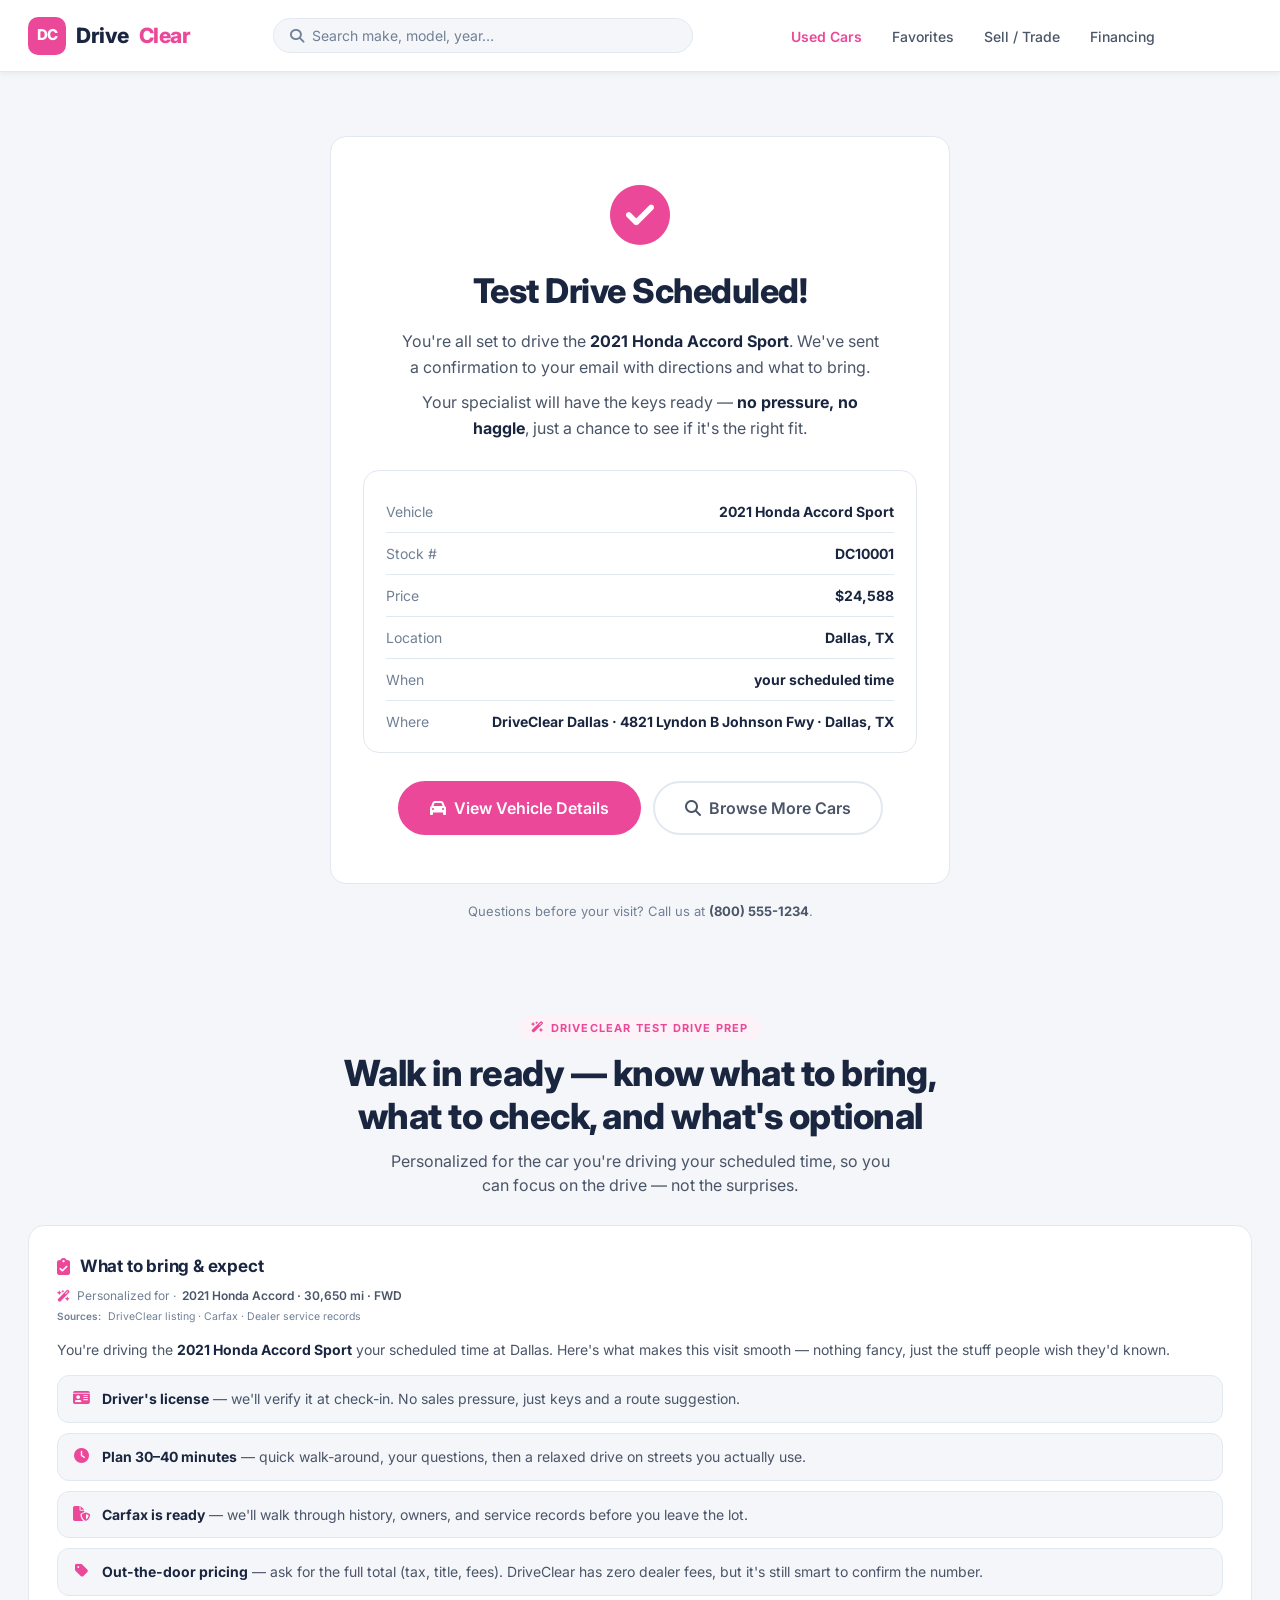
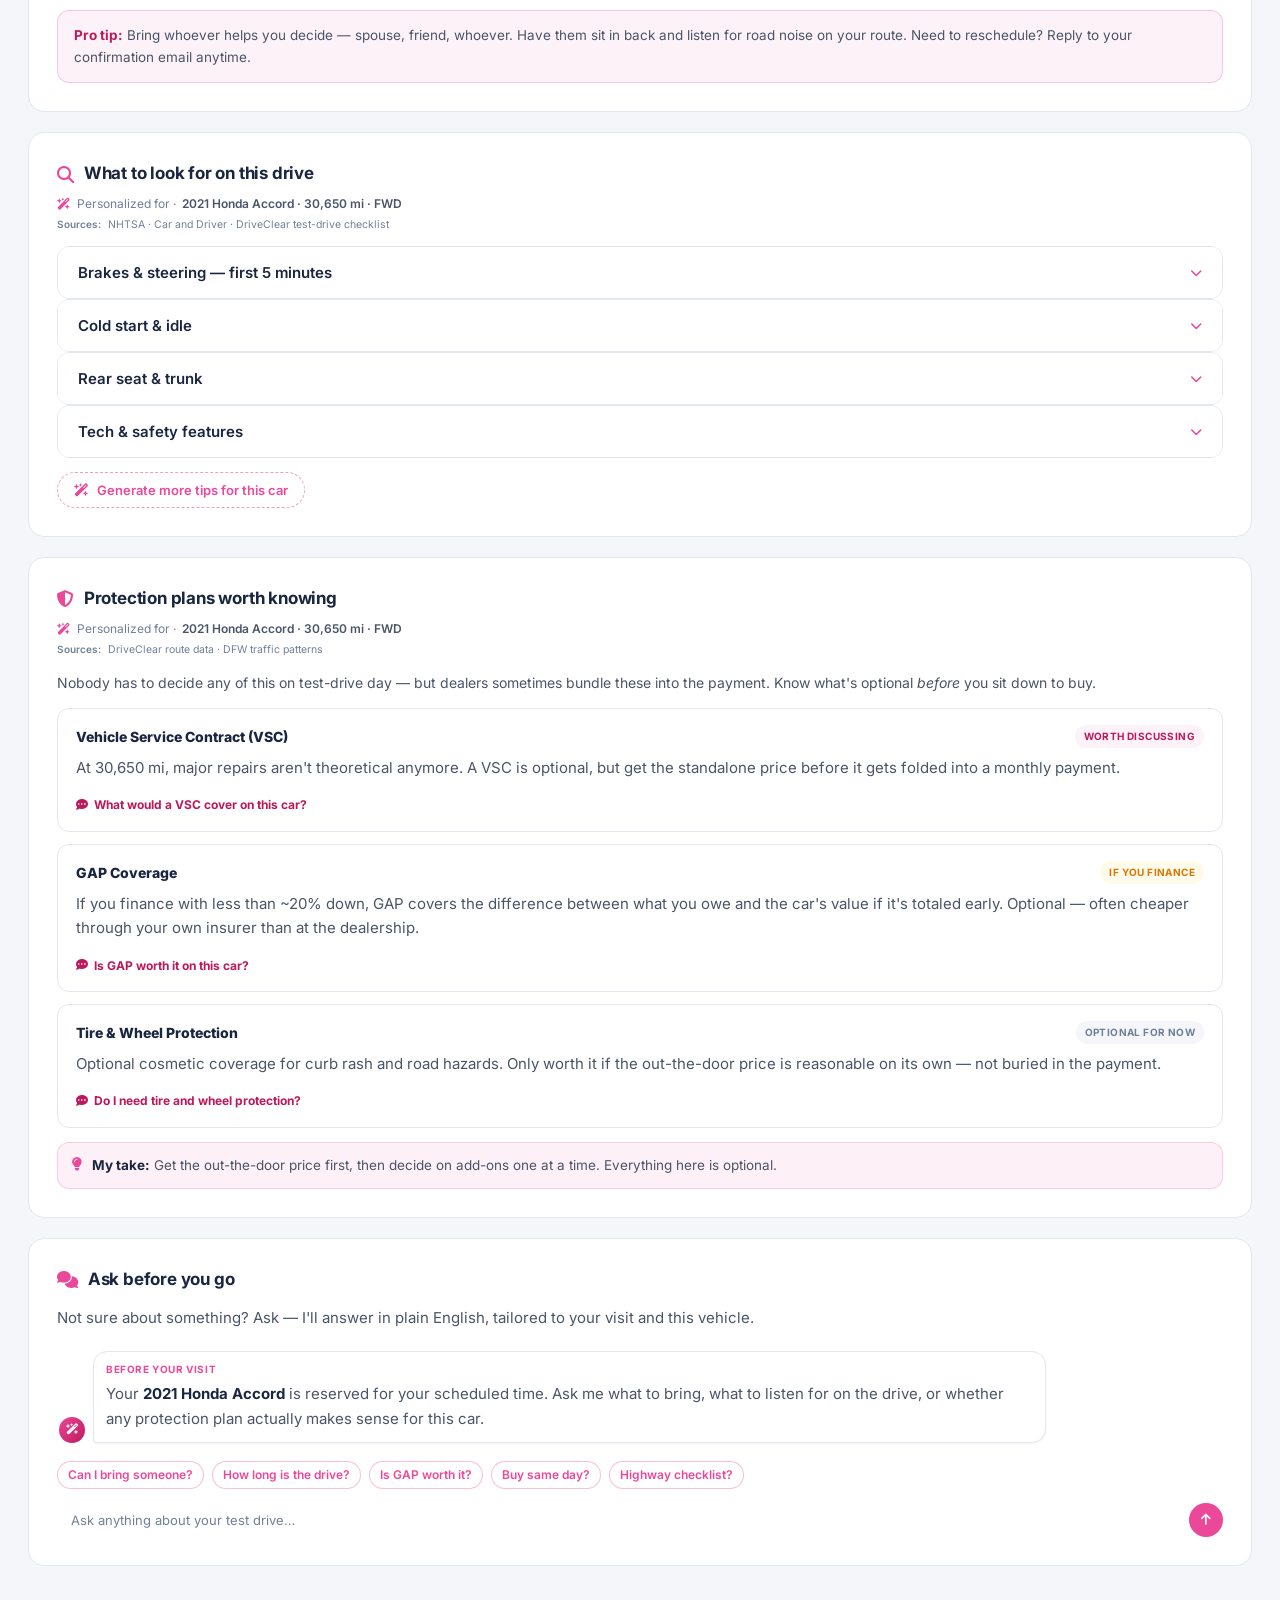
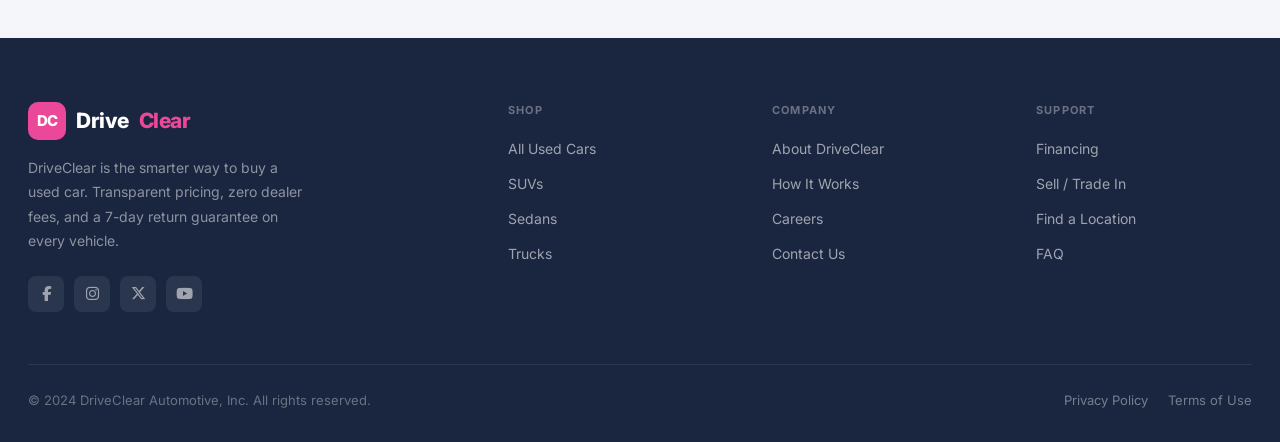
<file: test-drive-confirmation.html>
<!DOCTYPE html>
<html lang="en">
<head>
  <meta charset="UTF-8">
  <meta name="viewport" content="width=device-width, initial-scale=1.0">
  <title>Test Drive Scheduled — DriveClear</title>
  <link rel="preconnect" href="https://fonts.googleapis.com">
  <link href="https://fonts.googleapis.com/css2?family=Inter:wght@300;400;500;600;700;800&display=swap" rel="stylesheet">
  <link rel="stylesheet" href="https://cdnjs.cloudflare.com/ajax/libs/font-awesome/6.5.0/css/all.min.css">
  <link rel="stylesheet" href="css/styles.css">
</head>
<body>

<!-- ═══════════════════════ NAV ═══════════════════════ -->
<nav class="nav" role="navigation">
  <div class="container nav-inner">
    <a href="index.html" class="nav-logo">
      <div class="logo-mark">DC</div>
      Drive<span class="accent">Clear</span>
    </a>
    <form class="nav-search" role="search" action="srp.html">
      <i class="fa-solid fa-magnifying-glass"></i>
      <input type="text" name="q" placeholder="Search make, model, year…" aria-label="Search vehicles" autocomplete="off">
    </form>
    <ul class="nav-links">
      <li><a href="srp.html" class="active">Used Cars</a></li>
      <li><a href="favorites.html" class="nav-favorites-link">Favorites<span class="nav-fav-count" hidden></span></a></li>
      <li><a href="sell-trade.html">Sell / Trade</a></li>
      <li><a href="financing.html">Financing</a></li>
    </ul>
    <div class="nav-right">
      <button class="nav-hamburger" aria-label="Menu">
        <span></span><span></span><span></span>
      </button>
    </div>
  </div>
</nav>

<nav class="mobile-nav">
  <a href="index.html">Home</a>
  <a href="srp.html">Used Cars</a>
  <a href="favorites.html" class="nav-favorites-link">Favorites<span class="nav-fav-count" hidden></span></a>
  <a href="sell-trade.html">Sell / Trade</a>
  <a href="financing.html">Financing</a>
</nav>

<!-- ═══════════════════════ CONFIRMATION ═══════════════════════ -->
<div class="container" id="td-confirm-root">
  <div style="max-width:620px;margin:64px auto 88px">
    <div class="info-card" style="text-align:center;padding:48px 32px">
      <i class="fa-solid fa-circle-check" style="font-size:60px;color:var(--teal);margin-bottom:20px"></i>
      <h1 style="font-size:clamp(26px,3.5vw,34px);font-weight:800;letter-spacing:-0.5px;color:var(--text-dark);margin-bottom:12px">Test Drive Scheduled!</h1>
      <p style="font-size:16px;color:var(--text-mid);line-height:1.65;max-width:480px;margin:0 auto 8px">
        You're all set to drive the <strong id="td-vehicle" style="color:var(--text-dark)">vehicle</strong>. We've sent a confirmation to your email with directions and what to bring.
      </p>
      <p style="font-size:16px;color:var(--text-mid);line-height:1.65;max-width:480px;margin:0 auto">
        Your specialist will have the keys ready — <strong style="color:var(--text-dark)">no pressure, no haggle</strong>, just a chance to see if it's the right fit.
      </p>

      <div class="info-card td-details-card" id="td-details" style="margin-top:28px;text-align:left;padding:20px 22px"></div>

      <div style="display:flex;flex-wrap:wrap;gap:12px;justify-content:center;margin-top:28px">
        <a href="vdp.html?id=1" class="btn btn-primary btn-lg" id="td-vdp-link">
          <i class="fa-solid fa-car"></i> View Vehicle Details
        </a>
        <a href="srp.html" class="btn btn-ghost btn-lg">
          <i class="fa-solid fa-magnifying-glass"></i> Browse More Cars
        </a>
      </div>
    </div>

    <p style="text-align:center;font-size:13px;color:var(--text-light);margin-top:18px">
      Questions before your visit? Call us at <strong style="color:var(--text-mid)">(800) 555-1234</strong>.
    </p>
  </div>
</div>

<!-- ═══════════════════════ AI TEST DRIVE PREP ═══════════════════════ -->
<div class="container">
  <section class="fin-prep" id="td-prep" aria-label="DriveClear test drive prep">
    <div class="fin-prep-head">
      <div class="section-tag"><i class="fa-solid fa-wand-magic-sparkles"></i> DriveClear Test Drive Prep</div>
      <h2 class="section-title">Walk in ready — know what to bring, what to check, and what's optional</h2>
      <p class="section-sub" id="td-prep-sub">Personalized for your upcoming test drive.</p>
    </div>

    <div class="info-card fp-card">
      <h3 class="fin-prep-card-title"><i class="fa-solid fa-clipboard-check"></i> What to bring &amp; expect</h3>
      <div class="fp-ai-byline" id="td-visit-byline"></div>
      <div id="td-visit-body"></div>
    </div>

    <div class="info-card fp-card">
      <h3 class="fin-prep-card-title"><i class="fa-solid fa-magnifying-glass"></i> What to look for on this drive</h3>
      <div class="fp-ai-byline" id="td-tips-byline"></div>
      <div id="td-tips-body"></div>
      <button type="button" class="fp-more-btn" id="td-more-tips"><i class="fa-solid fa-wand-magic-sparkles"></i> Generate more tips for this car</button>
    </div>

    <div class="info-card fp-card">
      <h3 class="fin-prep-card-title"><i class="fa-solid fa-shield-halved"></i> Protection plans worth knowing</h3>
      <div class="fp-ai-byline" id="td-plans-byline"></div>
      <div id="td-plans-body"></div>
      <div class="fp-takeaway" id="td-plans-takeaway" hidden></div>
    </div>

    <div class="info-card fp-chat-card">
      <h3 class="fin-prep-card-title"><i class="fa-solid fa-comments"></i> Ask before you go</h3>
      <p class="form-card-sub" style="margin-bottom:16px">Not sure about something? Ask — I'll answer in plain English, tailored to your visit and this vehicle.</p>
      <div class="fp-chat-body" id="td-chat-body"></div>
      <div class="fp-chips" id="td-chat-chips">
        <button type="button" class="pa-chip" data-q="Can I bring someone with me?">Can I bring someone?</button>
        <button type="button" class="pa-chip" data-q="How long is the test drive?">How long is the drive?</button>
        <button type="button" class="pa-chip" data-q="Is GAP worth it on this car?">Is GAP worth it?</button>
        <button type="button" class="pa-chip" data-q="What if I want to buy the same day?">Buy same day?</button>
        <button type="button" class="pa-chip" data-q="What should I listen for on the highway?">Highway checklist?</button>
      </div>
      <form class="fp-chat-form" id="td-chat-form">
        <input type="text" class="fp-chat-input" id="td-chat-input" placeholder="Ask anything about your test drive…" autocomplete="off" aria-label="Ask about your test drive">
        <button type="submit" class="fp-chat-send" aria-label="Send"><i class="fa-solid fa-arrow-up"></i></button>
      </form>
    </div>
  </section>
</div>

<!-- ═══════════════════════ FOOTER ═══════════════════════ -->
<footer class="footer" role="contentinfo">
  <div class="container">
    <div class="footer-grid">
      <div class="footer-brand">
        <a href="index.html" class="nav-logo">
          <div class="logo-mark">DC</div>
          Drive<span class="accent">Clear</span>
        </a>
        <p>DriveClear is the smarter way to buy a used car. Transparent pricing, zero dealer fees, and a 7-day return guarantee on every vehicle.</p>
        <div class="footer-social">
          <a href="#" aria-label="Facebook"><i class="fa-brands fa-facebook-f"></i></a>
          <a href="#" aria-label="Instagram"><i class="fa-brands fa-instagram"></i></a>
          <a href="#" aria-label="Twitter"><i class="fa-brands fa-x-twitter"></i></a>
          <a href="#" aria-label="YouTube"><i class="fa-brands fa-youtube"></i></a>
        </div>
      </div>
      <div>
        <div class="footer-col-title">Shop</div>
        <ul class="footer-links">
          <li><a href="srp.html">All Used Cars</a></li>
          <li><a href="srp.html?body=SUV">SUVs</a></li>
          <li><a href="srp.html?body=Sedan">Sedans</a></li>
          <li><a href="srp.html?body=Truck">Trucks</a></li>
        </ul>
      </div>
      <div>
        <div class="footer-col-title">Company</div>
        <ul class="footer-links">
          <li><a href="#">About DriveClear</a></li>
          <li><a href="#">How It Works</a></li>
          <li><a href="#">Careers</a></li>
          <li><a href="#">Contact Us</a></li>
        </ul>
      </div>
      <div>
        <div class="footer-col-title">Support</div>
        <ul class="footer-links">
          <li><a href="financing.html">Financing</a></li>
          <li><a href="sell-trade.html">Sell / Trade In</a></li>
          <li><a href="#">Find a Location</a></li>
          <li><a href="#">FAQ</a></li>
        </ul>
      </div>
    </div>
    <div class="footer-bottom">
      <p>© 2024 DriveClear Automotive, Inc. All rights reserved.</p>
      <p>
        <a href="#" style="color:rgba(255,255,255,0.4);margin-right:16px">Privacy Policy</a>
        <a href="#" style="color:rgba(255,255,255,0.4)">Terms of Use</a>
      </p>
    </div>
  </div>
</footer>

<script src="js/inventory.js"></script>
<script src="js/profile.js"></script>
<script src="js/app.js"></script>
</body>
</html>
</file>
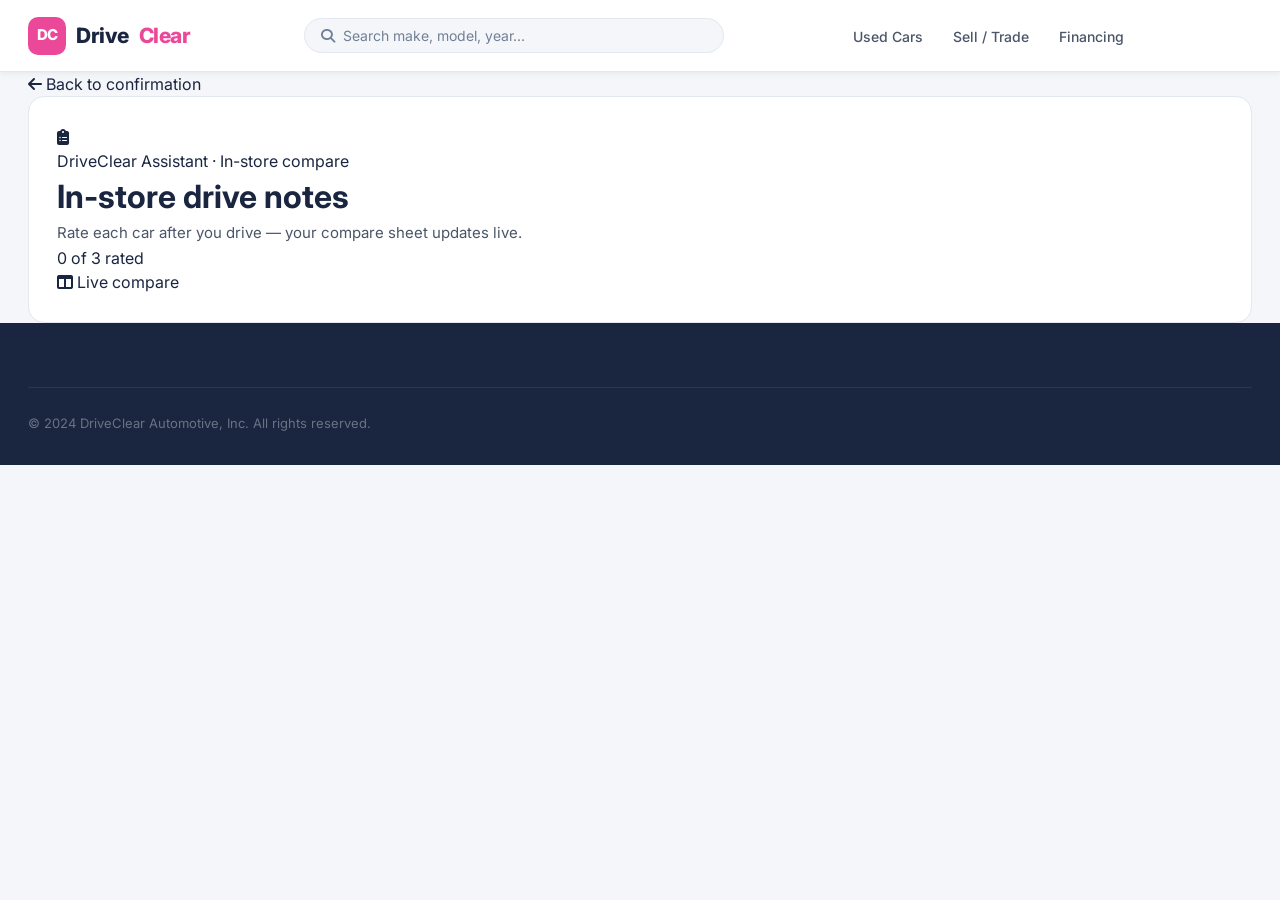
<file: test-drive-notes.html>
<!DOCTYPE html>
<html lang="en">
<head>
  <meta charset="UTF-8">
  <meta name="viewport" content="width=device-width, initial-scale=1.0">
  <title>In-Store Drive Notes — DriveClear</title>
  <link rel="preconnect" href="https://fonts.googleapis.com">
  <link href="https://fonts.googleapis.com/css2?family=Inter:wght@300;400;500;600;700;800&display=swap" rel="stylesheet">
  <link rel="stylesheet" href="https://cdnjs.cloudflare.com/ajax/libs/font-awesome/6.5.0/css/all.min.css">
  <link rel="stylesheet" href="css/styles.css">
</head>
<body>

<nav class="nav" role="navigation">
  <div class="container nav-inner">
    <a href="index.html" class="nav-logo">
      <div class="logo-mark">DC</div>
      Drive<span class="accent">Clear</span>
    </a>
    <form class="nav-search" role="search" action="srp.html">
      <i class="fa-solid fa-magnifying-glass"></i>
      <input type="text" name="q" placeholder="Search make, model, year…" aria-label="Search vehicles" autocomplete="off">
    </form>
    <ul class="nav-links">
      <li><a href="srp.html">Used Cars</a></li>
      <li><a href="sell-trade.html">Sell / Trade</a></li>
      <li><a href="financing.html">Financing</a></li>
    </ul>
    <div class="nav-right">
      <button class="nav-hamburger" aria-label="Menu">
        <span></span><span></span><span></span>
      </button>
    </div>
  </div>
</nav>

<nav class="mobile-nav">
  <a href="index.html">Home</a>
  <a href="srp.html">Used Cars</a>
  <a href="sell-trade.html">Sell / Trade</a>
  <a href="financing.html">Financing</a>
</nav>

<div class="container td-notes-page" id="td-notes-root">
  <a href="test-drive-confirmation.html" class="td-notes-back" id="td-notes-back">
    <i class="fa-solid fa-arrow-left"></i> Back to confirmation
  </a>

  <div class="info-card td-notes-card">
    <div class="td-notes-head">
      <div class="td-notes-head-icon"><i class="fa-solid fa-clipboard-list"></i></div>
      <div>
        <div class="td-notes-eyebrow">DriveClear Assistant · In-store compare</div>
        <h1 class="td-notes-title" id="td-notes-title">In-store drive notes</h1>
        <p class="td-notes-sub" id="td-notes-sub">Rate each car after you drive — your compare sheet updates live.</p>
      </div>
    </div>
    <div class="td-notes-progress-bar" id="td-notes-progress-bar">0 of 3 rated</div>
    <div class="td-notes-fit" id="td-notes-fit" aria-live="polite"></div>
    <div class="td-notes-tabs" id="td-notes-tabs" role="tablist" aria-label="Select vehicle to note"></div>
    <div class="td-notes-form" id="td-notes-form"></div>
    <div class="td-notes-compare-wrap">
      <div class="td-notes-compare-title"><i class="fa-solid fa-table-columns"></i> Live compare</div>
      <div class="td-notes-compare-scroll" id="td-notes-compare"></div>
    </div>
  </div>
</div>

<footer class="footer" role="contentinfo">
  <div class="container">
    <div class="footer-bottom">
      <p>© 2024 DriveClear Automotive, Inc. All rights reserved.</p>
    </div>
  </div>
</footer>

<script src="js/inventory.js"></script>
<script src="js/profile.js"></script>
<script src="js/app.js"></script>
</body>
</html>
</file>
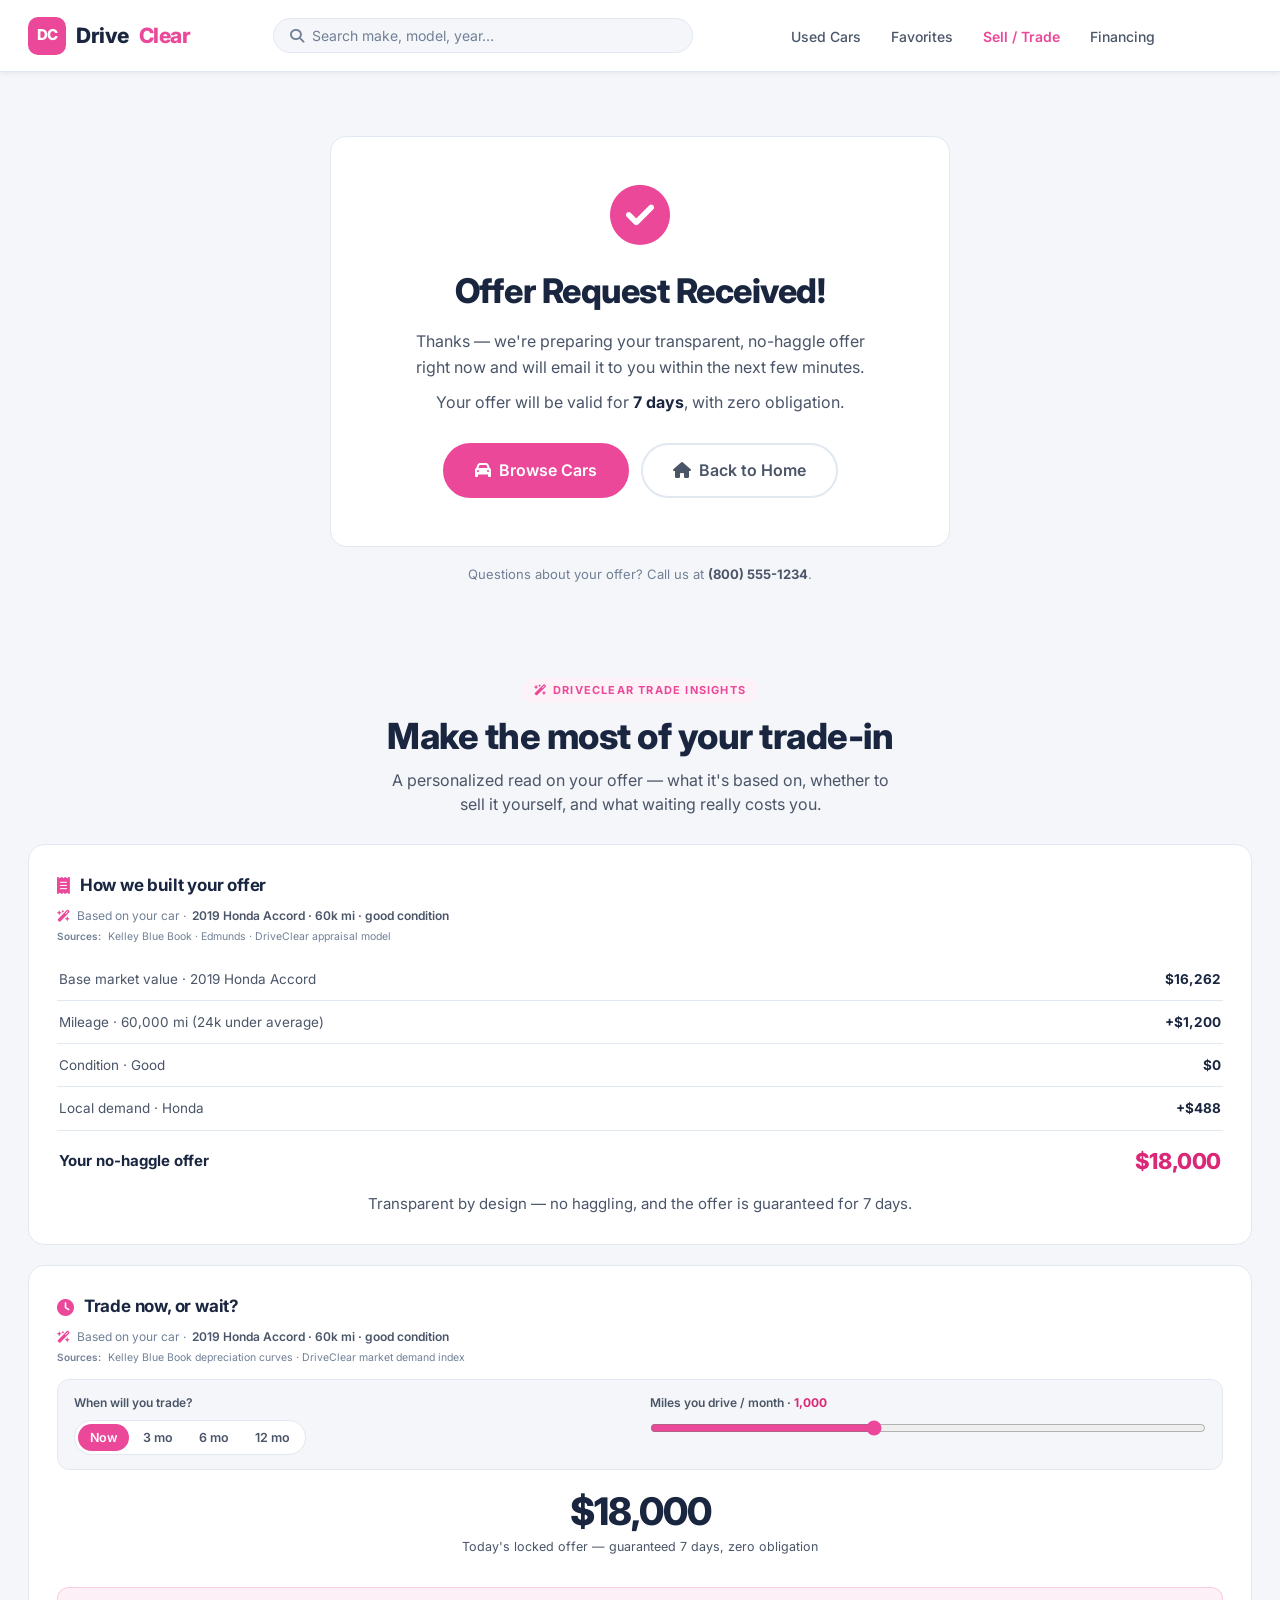
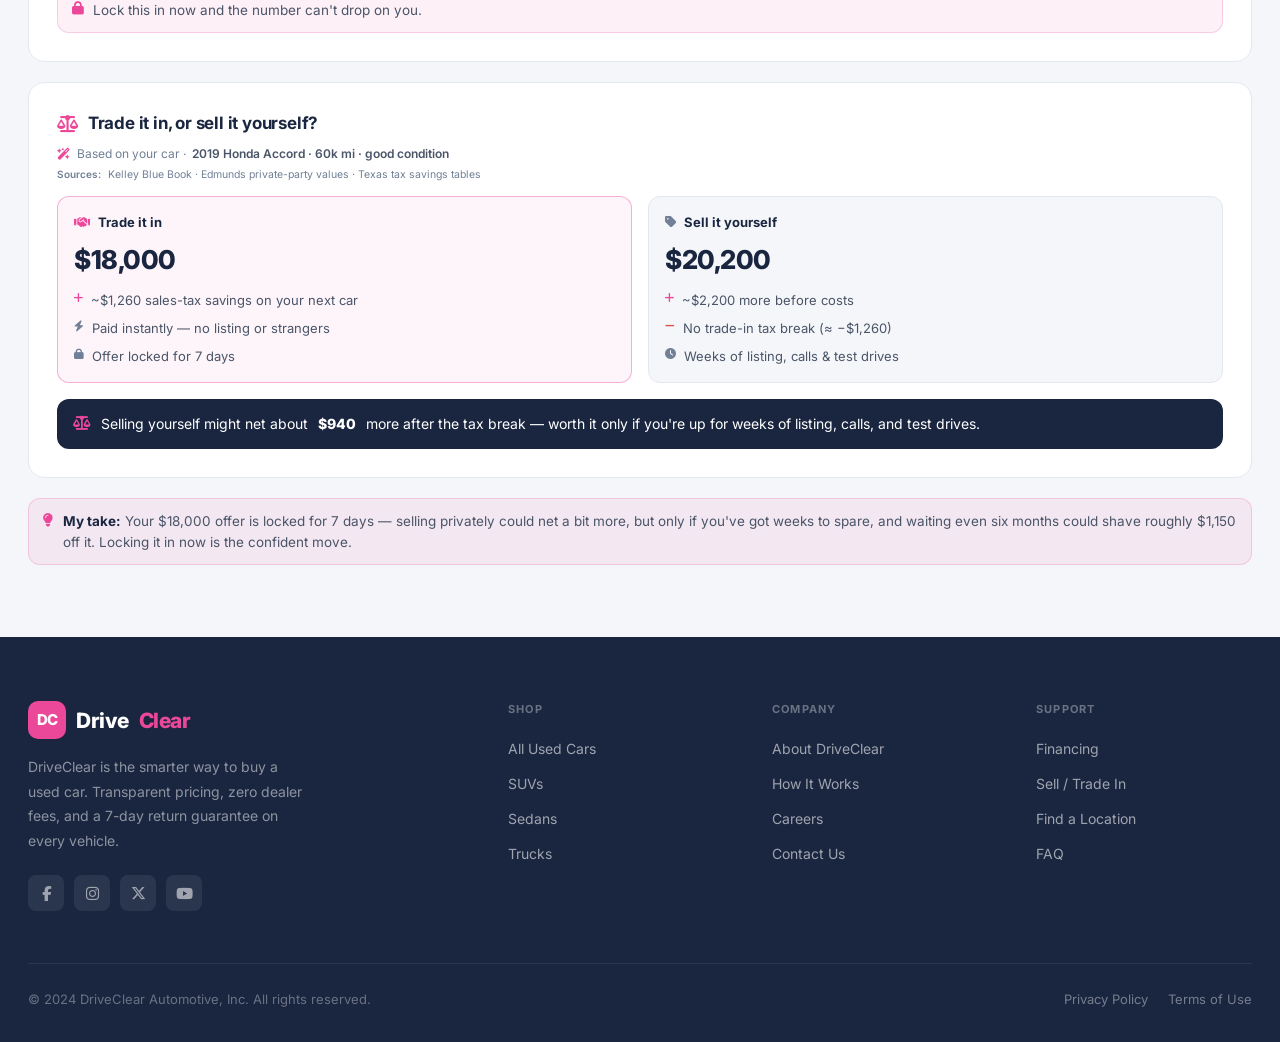
<file: trade-confirmation.html>
<!DOCTYPE html>
<html lang="en">
<head>
  <meta charset="UTF-8">
  <meta name="viewport" content="width=device-width, initial-scale=1.0">
  <title>Offer Request Received — DriveClear</title>
  <link rel="preconnect" href="https://fonts.googleapis.com">
  <link href="https://fonts.googleapis.com/css2?family=Inter:wght@300;400;500;600;700;800&display=swap" rel="stylesheet">
  <link rel="stylesheet" href="https://cdnjs.cloudflare.com/ajax/libs/font-awesome/6.5.0/css/all.min.css">
  <link rel="stylesheet" href="css/styles.css">
</head>
<body>

<!-- ═══════════════════════ NAV ═══════════════════════ -->
<nav class="nav" role="navigation">
  <div class="container nav-inner">
    <a href="index.html" class="nav-logo">
      <div class="logo-mark">DC</div>
      Drive<span class="accent">Clear</span>
    </a>
    <form class="nav-search" role="search" action="srp.html">
      <i class="fa-solid fa-magnifying-glass"></i>
      <input type="text" name="q" placeholder="Search make, model, year…" aria-label="Search vehicles" autocomplete="off">
    </form>
    <ul class="nav-links">
      <li><a href="srp.html">Used Cars</a></li>
      <li><a href="favorites.html" class="nav-favorites-link">Favorites<span class="nav-fav-count" hidden></span></a></li>
      <li><a href="sell-trade.html" class="active">Sell / Trade</a></li>
      <li><a href="financing.html">Financing</a></li>
    </ul>
    <div class="nav-right">
      <button class="nav-hamburger" aria-label="Menu">
        <span></span><span></span><span></span>
      </button>
    </div>
  </div>
</nav>

<nav class="mobile-nav">
  <a href="index.html">Home</a>
  <a href="srp.html">Used Cars</a>
  <a href="favorites.html" class="nav-favorites-link">Favorites<span class="nav-fav-count" hidden></span></a>
  <a href="sell-trade.html">Sell / Trade</a>
  <a href="financing.html">Financing</a>
</nav>

<!-- ═══════════════════════ CONFIRMATION ═══════════════════════ -->
<div class="container">
  <div style="max-width:620px;margin:64px auto 88px">
    <div class="info-card" style="text-align:center;padding:48px 32px">
      <i class="fa-solid fa-circle-check" style="font-size:60px;color:var(--teal);margin-bottom:20px"></i>
      <h1 style="font-size:clamp(26px,3.5vw,34px);font-weight:800;letter-spacing:-0.5px;color:var(--text-dark);margin-bottom:12px">Offer Request Received!</h1>
      <p style="font-size:16px;color:var(--text-mid);line-height:1.65;max-width:460px;margin:0 auto 8px">
        Thanks — we're preparing your transparent, no-haggle offer right now and will email it to you within the next few minutes.
      </p>
      <p style="font-size:16px;color:var(--text-mid);line-height:1.65;max-width:460px;margin:0 auto">
        Your offer will be valid for <strong style="color:var(--text-dark)">7 days</strong>, with zero obligation.
      </p>

      <div style="display:flex;flex-wrap:wrap;gap:12px;justify-content:center;margin-top:28px">
        <a href="srp.html" class="btn btn-primary btn-lg">
          <i class="fa-solid fa-car"></i> Browse Cars
        </a>
        <a href="index.html" class="btn btn-ghost btn-lg">
          <i class="fa-solid fa-house"></i> Back to Home
        </a>
      </div>
    </div>

    <p style="text-align:center;font-size:13px;color:var(--text-light);margin-top:18px">
      Questions about your offer? Call us at <strong style="color:var(--text-mid)">(800) 555-1234</strong>.
    </p>
  </div>
</div>

<!-- ═══════════════════════ AI TRADE INSIGHTS ═══════════════════════ -->
<div class="container">
  <section class="fin-prep" id="trade-prep" aria-label="Trade-in insights">
    <div class="fin-prep-head">
      <div class="section-tag"><i class="fa-solid fa-wand-magic-sparkles"></i> DriveClear Trade Insights</div>
      <h2 class="section-title">Make the most of your trade-in</h2>
      <p class="section-sub">A personalized read on your offer — what it's based on, whether to sell it yourself, and what waiting really costs you.</p>
    </div>

    <div class="info-card fp-card">
      <h3 class="fin-prep-card-title"><i class="fa-solid fa-receipt"></i> How we built your offer</h3>
      <div class="fp-ai-byline" id="tp-offer-byline"></div>
      <div id="tp-offer-body"></div>
    </div>

    <div class="info-card fp-card">
      <h3 class="fin-prep-card-title"><i class="fa-solid fa-clock"></i> Trade now, or wait?</h3>
      <div class="fp-ai-byline" id="tp-timing-byline"></div>
      <div id="tp-timing-body"></div>
    </div>

    <div class="info-card fp-card">
      <h3 class="fin-prep-card-title"><i class="fa-solid fa-scale-balanced"></i> Trade it in, or sell it yourself?</h3>
      <div class="fp-ai-byline" id="tp-compare-byline"></div>
      <div id="tp-compare-body"></div>
    </div>

    <div class="fp-takeaway" id="tp-takeaway" hidden></div>
  </section>
</div>

<!-- ═══════════════════════ FOOTER ═══════════════════════ -->
<footer class="footer" role="contentinfo">
  <div class="container">
    <div class="footer-grid">
      <div class="footer-brand">
        <a href="index.html" class="nav-logo">
          <div class="logo-mark">DC</div>
          Drive<span class="accent">Clear</span>
        </a>
        <p>DriveClear is the smarter way to buy a used car. Transparent pricing, zero dealer fees, and a 7-day return guarantee on every vehicle.</p>
        <div class="footer-social">
          <a href="#" aria-label="Facebook"><i class="fa-brands fa-facebook-f"></i></a>
          <a href="#" aria-label="Instagram"><i class="fa-brands fa-instagram"></i></a>
          <a href="#" aria-label="Twitter"><i class="fa-brands fa-x-twitter"></i></a>
          <a href="#" aria-label="YouTube"><i class="fa-brands fa-youtube"></i></a>
        </div>
      </div>
      <div>
        <div class="footer-col-title">Shop</div>
        <ul class="footer-links">
          <li><a href="srp.html">All Used Cars</a></li>
          <li><a href="srp.html?body=SUV">SUVs</a></li>
          <li><a href="srp.html?body=Sedan">Sedans</a></li>
          <li><a href="srp.html?body=Truck">Trucks</a></li>
        </ul>
      </div>
      <div>
        <div class="footer-col-title">Company</div>
        <ul class="footer-links">
          <li><a href="#">About DriveClear</a></li>
          <li><a href="#">How It Works</a></li>
          <li><a href="#">Careers</a></li>
          <li><a href="#">Contact Us</a></li>
        </ul>
      </div>
      <div>
        <div class="footer-col-title">Support</div>
        <ul class="footer-links">
          <li><a href="financing.html">Financing</a></li>
          <li><a href="sell-trade.html">Sell / Trade In</a></li>
          <li><a href="#">Find a Location</a></li>
          <li><a href="#">FAQ</a></li>
        </ul>
      </div>
    </div>
    <div class="footer-bottom">
      <p>© 2024 DriveClear Automotive, Inc. All rights reserved.</p>
      <p>
        <a href="#" style="color:rgba(255,255,255,0.4);margin-right:16px">Privacy Policy</a>
        <a href="#" style="color:rgba(255,255,255,0.4)">Terms of Use</a>
      </p>
    </div>
  </div>
</footer>

<script src="js/inventory.js"></script>
<script src="js/profile.js"></script>
<script src="js/app.js"></script>
</body>
</html>
</file>
<file: css/styles.css>
/* ============================================================
   DriveClear — Used Car Marketplace (EchoPark-inspired)
   ============================================================ */

*, *::before, *::after { box-sizing: border-box; margin: 0; padding: 0; }
html { scroll-behavior: smooth; }
body {
  font-family: 'Inter', -apple-system, BlinkMacSystemFont, 'Segoe UI', Roboto, sans-serif;
  background: #f4f6f9;
  color: #1a2640;
  line-height: 1.5;
  -webkit-font-smoothing: antialiased;
}
img { max-width: 100%; height: auto; display: block; }
a { color: inherit; text-decoration: none; }
ul { list-style: none; }
button { cursor: pointer; border: none; outline: none; font-family: inherit; background: none; }
input, select, textarea { font-family: inherit; }

/* ─── Design Tokens ─── */
:root {
  --brand-rgb: 236, 72, 153;
  --teal: #EC4899;
  --teal-dark: #DB2777;
  --teal-xdark: #BE185D;
  --teal-light: #FDF2F8;
  --teal-mid: rgba(var(--brand-rgb), 0.15);
  --navy: #1a2640;
  --navy-mid: #243352;
  --navy-light: #2d3f5c;
  --text-dark: #1a2640;
  --text-mid: #4a5568;
  --text-light: #718096;
  --bg: #f4f6f9;
  --bg-white: #ffffff;
  --border: #e2e8f0;
  --border-mid: #cbd5e0;
  --success: #38a169;
  --success-light: #f0fff4;
  --warning: #d97706;
  --warning-light: #fffbeb;
  --red: #dc2626;
  --red-light: #fef2f2;
  --sh-xs: 0 1px 2px rgba(0,0,0,0.05);
  --sh-sm: 0 1px 6px rgba(0,0,0,0.07);
  --sh-md: 0 4px 14px rgba(0,0,0,0.09);
  --sh-lg: 0 8px 28px rgba(0,0,0,0.12);
  --sh-xl: 0 16px 48px rgba(0,0,0,0.16);
  --r: 8px;
  --r-lg: 12px;
  --r-xl: 16px;
  --r-2xl: 20px;
  --r-full: 9999px;
  --nav-h: 72px;
  --max-w: 1300px;
  --dc-assistant-h: 620px;
}

/* ─── Utilities ─── */
.container { max-width: var(--max-w); margin: 0 auto; padding: 0 28px; }
.hidden { display: none !important; }
.sr-only { position: absolute; width: 1px; height: 1px; overflow: hidden; clip: rect(0,0,0,0); }

/* ─── Buttons ─── */
.btn {
  display: inline-flex; align-items: center; justify-content: center; gap: 8px;
  padding: 11px 22px; border-radius: var(--r-full); font-size: 14px; font-weight: 600;
  transition: all 0.18s ease; cursor: pointer; border: 2px solid transparent; white-space: nowrap;
  line-height: 1.4;
}
.btn-primary { background: var(--teal); color: #fff; border-color: var(--teal); }
.btn-primary:hover { background: var(--teal-dark); border-color: var(--teal-dark); transform: translateY(-1px); box-shadow: var(--sh-md); }
.btn-primary:active { transform: translateY(0); }
.btn-outline { background: transparent; color: var(--teal); border-color: var(--teal); }
.btn-outline:hover { background: var(--teal); color: #fff; }
.btn-dark { background: var(--navy); color: #fff; border-color: var(--navy); }
.btn-dark:hover { background: var(--navy-mid); border-color: var(--navy-mid); }
.btn-ghost { background: transparent; color: var(--text-mid); border-color: var(--border); }
.btn-ghost:hover { background: var(--bg); border-color: var(--border-mid); color: var(--text-dark); }
.btn-lg { padding: 14px 30px; font-size: 16px; }
.btn-sm { padding: 7px 16px; font-size: 13px; }
.btn-block { width: 100%; }

/* ============================================================
   NAVIGATION
   ============================================================ */
.nav {
  position: sticky; top: 0; z-index: 1000;
  background: #fff; border-bottom: 1px solid var(--border);
  box-shadow: var(--sh-sm); height: var(--nav-h);
}
.nav-inner {
  display: flex; align-items: center; justify-content: space-between; height: 100%; gap: 16px;
}
.nav-logo {
  display: flex; align-items: center; gap: 10px;
  font-size: 21px; font-weight: 800; color: var(--navy); letter-spacing: -0.5px;
  text-decoration: none; flex-shrink: 0;
}
.logo-mark {
  width: 38px; height: 38px; background: var(--teal); border-radius: 10px;
  display: flex; align-items: center; justify-content: center;
  color: #fff; font-size: 15px; font-weight: 800; flex-shrink: 0;
}
.nav-logo .accent { color: var(--teal); }
.nav-links {
  display: flex; align-items: center; gap: 2px;
}
.nav-links a {
  padding: 8px 14px; border-radius: var(--r); font-size: 14px; font-weight: 500;
  color: var(--text-mid); transition: all 0.15s;
}
.nav-links a:hover { background: var(--bg); color: var(--text-dark); }
.nav-links a.active { color: var(--teal); font-weight: 600; }
.nav-right { display: flex; align-items: center; gap: 12px; flex-shrink: 0; }
.nav-search {
  position: relative;
  flex: 1; max-width: 420px; min-width: 0; display: flex; align-items: center; gap: 8px;
  background: var(--bg); border: 1px solid var(--border); border-radius: var(--r-full);
  padding: 8px 16px;
}
.nav-search:focus-within { border-color: var(--teal); }
.nav-search > i { color: var(--text-light); font-size: 14px; }
.nav-search input {
  flex: 1; min-width: 0; border: none; background: none; font-size: 14px; color: var(--text-dark); outline: none;
}
.nav-search input::placeholder { color: var(--text-light); }

/* Conversational search suggestions dropdown */
.nav-suggest {
  position: absolute; top: calc(100% + 10px); left: 0; right: 0;
  background: #fff; border: 1px solid var(--border); border-radius: var(--r-lg);
  box-shadow: var(--sh-lg); padding: 6px; z-index: 1200;
  display: none; max-height: 72vh; overflow-y: auto;
}
.nav-suggest.open { display: block; }
.ns-head {
  font-size: 10px; font-weight: 700; text-transform: uppercase; letter-spacing: 0.6px;
  color: var(--text-light); padding: 9px 10px 5px;
}
.ns-item {
  display: flex; align-items: center; gap: 11px; padding: 9px 10px;
  border-radius: var(--r); color: var(--text-dark); text-decoration: none;
}
.ns-item:hover, .ns-item.active { background: var(--bg); }
.ns-ic {
  width: 30px; height: 30px; flex-shrink: 0; border-radius: 8px;
  background: var(--teal-light); color: var(--teal-xdark);
  display: flex; align-items: center; justify-content: center; font-size: 13px;
}
.ns-main { flex: 1; min-width: 0; display: flex; flex-direction: column; gap: 1px; }
.ns-title { font-size: 13.5px; font-weight: 600; white-space: nowrap; overflow: hidden; text-overflow: ellipsis; }
.ns-sub { font-size: 11.5px; color: var(--text-light); }
.ns-count {
  flex-shrink: 0; font-size: 11px; font-weight: 700; color: var(--text-mid);
  background: var(--bg); border: 1px solid var(--border); border-radius: var(--r-full); padding: 2px 9px;
}

/* Grouped suggestion with car previews */
.ns-group { padding: 2px 0 6px; border-bottom: 1px solid var(--border); margin-bottom: 4px; }
.ns-group:last-child { border-bottom: none; margin-bottom: 0; }
.ns-group-head {
  display: flex; align-items: center; gap: 11px; padding: 9px 10px 7px;
  border-radius: var(--r); color: var(--text-dark); text-decoration: none;
}
.ns-group-head:hover, .ns-group-head.active { background: var(--bg); }
.ns-group-main { flex: 1; min-width: 0; display: flex; flex-direction: column; gap: 1px; }
.ns-group-label { font-size: 13.5px; font-weight: 700; white-space: nowrap; overflow: hidden; text-overflow: ellipsis; }
.ns-group-note { font-size: 11px; font-weight: 500; color: var(--teal-xdark); white-space: nowrap; overflow: hidden; text-overflow: ellipsis; }
.ns-cars { display: flex; flex-direction: column; }
.ns-car {
  display: flex; align-items: center; gap: 10px; padding: 6px 10px;
  border-radius: var(--r); color: var(--text-dark); text-decoration: none;
}
.ns-car:hover, .ns-car.active { background: var(--bg); }
.ns-car-img {
  width: 46px; height: 34px; flex-shrink: 0; border-radius: 6px;
  background: linear-gradient(135deg,#eef2f7 0%,#dfe6ee 100%);
  background-size: cover; background-position: center; border: 1px solid var(--border);
}
.ns-car-info { display: flex; flex-direction: column; min-width: 0; gap: 1px; }
.ns-car-name { font-size: 12.5px; font-weight: 600; white-space: nowrap; overflow: hidden; text-overflow: ellipsis; }
.ns-car-spec { font-size: 11px; color: var(--text-light); }
.ns-shop {
  display: inline-flex; align-items: center; gap: 6px; margin: 3px 10px 2px;
  font-size: 11.5px; font-weight: 700; color: var(--teal-xdark); text-decoration: none;
}
.ns-shop:hover { text-decoration: underline; }
.ns-shop i { font-size: 10px; }
.nav-phone {
  display: flex; align-items: center; gap: 6px;
  font-size: 14px; color: var(--text-mid); font-weight: 500;
}
.nav-phone i { color: var(--teal); }
.nav-hamburger { display: none; flex-direction: column; gap: 5px; padding: 6px; }
.nav-hamburger span { display: block; width: 22px; height: 2px; background: var(--navy); border-radius: 2px; transition: all 0.3s; }
.nav-hamburger.open span:nth-child(1) { transform: translateY(7px) rotate(45deg); }
.nav-hamburger.open span:nth-child(2) { opacity: 0; }
.nav-hamburger.open span:nth-child(3) { transform: translateY(-7px) rotate(-45deg); }
.mobile-nav {
  display: none; position: fixed; top: var(--nav-h); left: 0; right: 0; bottom: 0;
  background: #fff; z-index: 999; padding: 20px; flex-direction: column; gap: 4px;
  overflow-y: auto;
}
.mobile-nav.open { display: flex; }
.mobile-nav a {
  padding: 14px 16px; border-radius: var(--r); font-size: 16px; font-weight: 500;
  color: var(--text-dark); border-bottom: 1px solid var(--border);
}
.mobile-nav a:last-child { border-bottom: none; }

/* ============================================================
   HERO
   ============================================================ */
.hero {
  position: relative; min-height: 600px; display: flex; align-items: center;
  overflow: hidden;
  background: linear-gradient(135deg, #0c1a30 0%, #162b44 45%, #0c2232 100%);
}
.hero-bg {
  position: absolute; inset: 0;
  background: url('https://images.unsplash.com/photo-1492144534655-ae79c964c9d7?w=1600&q=80&auto=format&fit=crop') center/cover no-repeat;
  opacity: 0.18;
}
.hero-overlay {
  position: absolute; inset: 0;
  background: linear-gradient(105deg, rgba(12,26,48,0.92) 35%, rgba(12,26,48,0.45) 75%, rgba(12,26,48,0.2));
}
.hero-content { position: relative; z-index: 1; max-width: 660px; }
.hero-eyebrow {
  display: inline-flex; align-items: center; gap: 8px;
  background: rgba(var(--brand-rgb),0.12); border: 1px solid rgba(var(--brand-rgb),0.35);
  color: var(--teal); padding: 6px 14px; border-radius: var(--r-full);
  font-size: 12px; font-weight: 700; text-transform: uppercase; letter-spacing: 1px;
  margin-bottom: 22px;
}
.hero h1 {
  font-size: clamp(30px, 4.5vw, 54px); font-weight: 800; color: #fff;
  line-height: 1.1; margin-bottom: 18px; letter-spacing: -1.5px;
}
.hero h1 .accent { color: var(--teal); }
.hero-sub {
  font-size: 17px; color: rgba(255,255,255,0.68); margin-bottom: 36px; max-width: 480px; line-height: 1.7;
}
.hero-search-box {
  background: #fff; border-radius: var(--r-xl); padding: 10px;
  box-shadow: var(--sh-xl); display: flex; gap: 8px; flex-wrap: wrap; margin-bottom: 32px;
}
.hero-search-box .hs-field {
  flex: 1; min-width: 130px; position: relative;
}
.hero-search-box .hs-field select {
  width: 100%; padding: 11px 36px 11px 14px; border: 1px solid var(--border);
  border-radius: var(--r); font-size: 14px; color: var(--text-dark);
  background: #fff; appearance: none; cursor: pointer;
  background-image: url("data:image/svg+xml;charset=utf-8,%3Csvg xmlns='http://www.w3.org/2000/svg' viewBox='0 0 20 20'%3E%3Cpath fill='%234a5568' d='M5.293 7.293a1 1 0 011.414 0L10 10.586l3.293-3.293a1 1 0 111.414 1.414l-4 4a1 1 0 01-1.414 0l-4-4a1 1 0 010-1.414z'/%3E%3C/svg%3E");
  background-repeat: no-repeat; background-position: right 10px center; background-size: 16px;
}
.hero-search-box .hs-field select:focus { outline: none; border-color: var(--teal); }
.hero-stats { display: flex; gap: 36px; }
.hero-stat-num { font-size: 26px; font-weight: 800; color: var(--teal); line-height: 1; }
.hero-stat-label { font-size: 12px; color: rgba(255,255,255,0.55); margin-top: 3px; font-weight: 500; }

/* ============================================================
   AI RECOMMENDATIONS (homepage, personalized to appointment)
   ============================================================ */
.ai-rec { background: var(--bg); }
.ai-rec-banner {
  display: flex; gap: 18px; align-items: flex-start;
  background: linear-gradient(135deg, var(--navy) 0%, var(--navy-mid) 100%);
  color: #fff; border-radius: var(--r-2xl); padding: 26px 28px; margin-bottom: 26px;
}
.ai-rec-banner-icon {
  width: 48px; height: 48px; flex-shrink: 0; border-radius: 14px;
  background: var(--teal); color: #fff;
  display: flex; align-items: center; justify-content: center; font-size: 22px;
}
.ai-rec-eyebrow {
  font-size: 11px; font-weight: 700; text-transform: uppercase; letter-spacing: 1px;
  color: var(--teal); margin-bottom: 7px;
}
.ai-rec-title { font-size: clamp(20px, 2.6vw, 27px); font-weight: 800; line-height: 1.2; margin-bottom: 8px; }
.ai-rec-title .accent { color: var(--teal); }
.ai-rec-sub { font-size: 14px; color: rgba(255,255,255,0.72); line-height: 1.6; max-width: 760px; }
.ai-rec-sub strong { color: #fff; font-weight: 600; }

.ai-rec-grid { display: grid; grid-template-columns: repeat(3, 1fr); gap: 22px; }
.ai-rec-card {
  background: #fff; border: 1px solid var(--border); border-radius: var(--r-xl);
  overflow: hidden; box-shadow: var(--sh-xs); transition: all 0.22s;
  display: flex; flex-direction: column; cursor: pointer;
}
.ai-rec-card-static { cursor: default; }
.ai-rec-card-static:hover { transform: none; box-shadow: var(--sh-xs); border-color: var(--border); }
.ai-rec-card:hover { transform: translateY(-4px); box-shadow: var(--sh-lg); border-color: var(--border-mid); }
.ai-rec-img {
  position: relative; aspect-ratio: 16/10;
  background-size: cover; background-position: center;
  background-color: #eef2f7;
}
.ai-rec-match {
  position: absolute; top: 12px; left: 12px;
  background: var(--teal); color: #fff; font-size: 11px; font-weight: 700;
  padding: 4px 10px; border-radius: var(--r-full);
}
.ai-rec-loc {
  position: absolute; bottom: 12px; left: 12px;
  background: rgba(0,0,0,0.62); color: #fff; font-size: 11px; font-weight: 600;
  padding: 4px 10px; border-radius: var(--r-full); display: flex; align-items: center; gap: 5px;
}
.ai-rec-body { padding: 16px 18px 18px; display: flex; flex-direction: column; gap: 10px; flex: 1; }
.ai-rec-name { font-size: 17px; font-weight: 800; color: var(--text-dark); line-height: 1.25; }
.ai-rec-trim { font-size: 13px; color: var(--text-light); margin-top: -6px; }
.ai-rec-price-row { display: flex; align-items: center; justify-content: space-between; gap: 8px; flex-wrap: wrap; }
.ai-rec-price { font-size: 21px; font-weight: 800; color: var(--text-dark); }
.ai-rec-warranty {
  font-size: 11px; font-weight: 600; color: var(--success);
  background: var(--success-light); padding: 3px 8px; border-radius: var(--r-full);
  display: inline-flex; align-items: center; gap: 5px;
}
.ai-rec-specs { display: flex; gap: 14px; flex-wrap: wrap; padding: 2px 0; }
.ai-rec-specs span { font-size: 12px; color: var(--text-mid); display: inline-flex; align-items: center; gap: 5px; }
.ai-rec-specs i { color: var(--text-light); font-size: 11px; }
.ai-rec-insight { border-radius: var(--r-lg); padding: 10px 12px; }
.ai-rec-expert { background: var(--teal-light); }
.ai-rec-owners { background: var(--bg); }
.ai-rec-insight-label {
  font-size: 10px; font-weight: 700; text-transform: uppercase; letter-spacing: 0.5px;
  color: var(--teal-xdark); margin-bottom: 4px; display: flex; align-items: center; gap: 6px;
}
.ai-rec-owners .ai-rec-insight-label { color: var(--text-mid); }
.ai-rec-insight p { font-size: 12.5px; color: var(--text-mid); line-height: 1.5; }
.ai-rec-insight .dc-sources { margin-top: 6px; }
.ai-rec-body .btn { margin-top: auto; cursor: pointer; }
.ai-rec-foot .dc-sources { margin-top: 8px; width: 100%; flex-basis: 100%; }

.td-details-card { background: var(--bg); border: 1px solid var(--border); }
.td-detail-row {
  display: flex; justify-content: space-between; align-items: baseline; gap: 16px;
  padding: 10px 0; border-bottom: 1px solid var(--border); font-size: 14px;
}
.td-detail-row:last-child { border-bottom: none; padding-bottom: 0; }
.td-detail-row span { color: var(--text-light); flex-shrink: 0; }
.td-detail-row strong { color: var(--text-dark); text-align: right; font-weight: 700; }

.td-checklist { display: flex; flex-direction: column; gap: 10px; margin-top: 4px; }
.td-check-item {
  display: flex; align-items: flex-start; gap: 12px; font-size: 14px; color: var(--text-mid); line-height: 1.55;
  padding: 12px 14px; background: var(--bg); border-radius: var(--r-lg); border: 1px solid var(--border);
}
.td-check-item i { color: var(--teal); font-size: 15px; margin-top: 2px; flex-shrink: 0; width: 18px; text-align: center; }
.td-check-item strong { color: var(--text-dark); font-weight: 700; }
.td-visit-note {
  margin-top: 14px; padding: 14px 16px; background: var(--teal-light); border: 1px solid rgba(var(--brand-rgb),0.25);
  border-radius: var(--r-lg); font-size: 13.5px; color: var(--text-mid); line-height: 1.6;
}
.td-visit-note strong { color: var(--teal-xdark); }

.td-plans { display: flex; flex-direction: column; gap: 12px; }
.td-plan {
  padding: 16px 18px; border: 1px solid var(--border); border-radius: var(--r-lg); background: #fff;
}
.td-plan-head { display: flex; align-items: center; justify-content: space-between; gap: 10px; flex-wrap: wrap; margin-bottom: 8px; }
.td-plan-name { font-size: 14px; font-weight: 800; color: var(--text-dark); }
.td-plan-badge {
  font-size: 10px; font-weight: 700; text-transform: uppercase; letter-spacing: 0.4px;
  padding: 4px 9px; border-radius: var(--r-full);
}
.td-plan-badge-rec { background: var(--teal-light); color: var(--teal-xdark); }
.td-plan-badge-opt { background: var(--bg); color: var(--text-light); }
.td-plan-badge-if { background: var(--warning-light); color: var(--warning); }
.td-plan p { font-size: 13.5px; color: var(--text-mid); line-height: 1.6; margin: 0 0 10px; }
.td-plan-ask {
  display: inline-flex; align-items: center; gap: 6px; font-size: 12px; font-weight: 700;
  color: var(--teal-xdark); background: none; border: none; padding: 0; cursor: pointer; font-family: inherit;
}
.td-plan-ask:hover { color: var(--teal); text-decoration: underline; }
.ai-rec-foot {
  margin-top: 22px; text-align: center; font-size: 13px; color: var(--text-light);
}
.ai-rec-foot i { color: var(--teal); }
.ai-rec-foot a { color: var(--teal); font-weight: 600; }
.ai-rec-foot a:hover { text-decoration: underline; }

@media (max-width: 900px) {
  .ai-rec-grid { grid-template-columns: 1fr; }
  .ai-rec-banner { flex-direction: column; gap: 12px; }
}

/* ============================================================
   VALUE PROPS
   ============================================================ */
.value-props { background: #fff; border-bottom: 1px solid var(--border); }
.vp-grid { display: grid; grid-template-columns: repeat(4, 1fr); }
.vp-item {
  display: flex; align-items: flex-start; gap: 14px;
  padding: 28px 24px; border-right: 1px solid var(--border);
}
.vp-item:last-child { border-right: none; }
.vp-icon {
  width: 46px; height: 46px; background: var(--teal-light); border-radius: var(--r-lg);
  display: flex; align-items: center; justify-content: center;
  color: var(--teal); font-size: 19px; flex-shrink: 0;
}
.vp-title { font-size: 15px; font-weight: 700; color: var(--text-dark); margin-bottom: 4px; }
.vp-desc { font-size: 13px; color: var(--text-light); line-height: 1.55; }

/* ============================================================
   GENERIC SECTION HELPERS
   ============================================================ */
.section { padding: 68px 0; }
.section-alt { background: #fff; }
.section-dark { background: var(--navy); }
.section-header { text-align: center; margin-bottom: 44px; }
.section-tag {
  display: inline-block; background: var(--teal-light); color: var(--teal);
  font-size: 11px; font-weight: 700; text-transform: uppercase; letter-spacing: 1.2px;
  padding: 4px 12px; border-radius: var(--r-full); margin-bottom: 12px;
}
.section-dark .section-tag { background: rgba(var(--brand-rgb),0.15); }
.section-title {
  font-size: clamp(22px, 3.5vw, 36px); font-weight: 800;
  color: var(--text-dark); letter-spacing: -0.5px; line-height: 1.2;
}
.section-dark .section-title { color: #fff; }
.section-sub {
  font-size: 16px; color: var(--text-mid); margin-top: 10px;
  max-width: 500px; margin-left: auto; margin-right: auto;
}
.section-dark .section-sub { color: rgba(255,255,255,0.58); }
.section-row {
  display: flex; align-items: center; justify-content: space-between; margin-bottom: 32px;
}
.section-row .section-title { font-size: clamp(20px, 3vw, 28px); }

/* ============================================================
   BODY STYLE GRID
   ============================================================ */
.bs-grid { display: grid; grid-template-columns: repeat(6, 1fr); gap: 14px; }
.bs-card {
  display: flex; flex-direction: column; align-items: center; gap: 10px;
  padding: 22px 14px; border: 2px solid var(--border); border-radius: var(--r-xl);
  cursor: pointer; transition: all 0.2s; text-decoration: none; color: var(--text-dark);
}
.bs-card:hover { border-color: var(--teal); background: var(--teal-light); transform: translateY(-2px); box-shadow: var(--sh-md); }
.bs-emoji { font-size: 34px; line-height: 1; }
.bs-name { font-size: 14px; font-weight: 600; }
.bs-count { font-size: 12px; color: var(--text-light); }

/* ============================================================
   VEHICLE CARDS
   ============================================================ */
.v-grid { display: grid; grid-template-columns: repeat(3, 1fr); gap: 22px; }
.v-card {
  background: #fff; border-radius: var(--r-xl); overflow: hidden;
  border: 1px solid var(--border); box-shadow: var(--sh-xs);
  transition: all 0.22s; cursor: pointer; text-decoration: none; color: inherit; display: block;
}
.v-card:hover { transform: translateY(-5px); box-shadow: var(--sh-lg); border-color: var(--border-mid); }
.v-img {
  position: relative; aspect-ratio: 16/10; overflow: hidden;
  background: linear-gradient(135deg, #eef2f7 0%, #dfe6ee 100%);
}
.v-img img { width: 100%; height: 100%; object-fit: cover; transition: transform 0.32s; }
.v-card:hover .v-img img { transform: scale(1.04); }
.v-img img[data-error] { display: none; }

.v-badge {
  position: absolute; top: 12px; left: 12px;
  padding: 4px 10px; border-radius: var(--r-full);
  font-size: 11px; font-weight: 700; text-transform: uppercase; letter-spacing: 0.5px;
}
.badge-great-deal { background: var(--success); color: #fff; }
.badge-hot-deal { background: var(--red); color: #fff; }
.badge-priced-to-sell { background: var(--warning); color: #fff; }
.badge-low-miles { background: var(--teal); color: #fff; }

.v-photo-count {
  position: absolute; bottom: 10px; right: 10px;
  background: rgba(0,0,0,0.62); color: #fff; padding: 4px 10px;
  border-radius: var(--r-full); font-size: 11px;
  display: flex; align-items: center; gap: 5px;
}
.v-save {
  position: absolute; top: 12px; right: 12px;
  width: 32px; height: 32px; background: rgba(255,255,255,0.92); border-radius: 50%;
  display: flex; align-items: center; justify-content: center;
  color: var(--text-light); font-size: 14px; transition: all 0.18s; border: none;
  box-shadow: var(--sh-xs);
}
.v-save:hover, .v-save.saved { color: var(--red); background: #fff; }

.v-badge-stack {
  position: absolute; top: 12px; left: 12px;
  display: flex; flex-direction: column; align-items: flex-start; gap: 6px;
  pointer-events: none;
}
.v-badge-stack .v-badge { position: static; }
.badge-condition.badge-new { background: var(--navy); color: #fff; }
.badge-condition.badge-used { background: rgba(26, 38, 64, 0.82); color: #fff; }

/* VDP — Corvette year-over-year AI insight */
.vdp-yoy-card {
  border: 1px solid rgba(var(--brand-rgb),0.35);
  border-radius: var(--r-xl);
  background: linear-gradient(135deg, rgba(var(--brand-rgb),0.08) 0%, rgba(var(--brand-rgb),0.02) 100%);
  padding: 22px 24px;
}
.vdp-yoy-head {
  display: flex; align-items: flex-start; gap: 14px; margin-bottom: 14px;
}
.vdp-yoy-head > i { color: var(--teal); font-size: 20px; margin-top: 4px; }
.vdp-yoy-label {
  font-size: 11px; font-weight: 800; text-transform: uppercase; letter-spacing: 0.45px;
  color: var(--teal-xdark); margin-bottom: 4px;
}
.vdp-yoy-intro { font-size: 14.5px; color: var(--text-mid); line-height: 1.6; margin: 0 0 16px; }
.vdp-yoy-grid {
  display: grid; grid-template-columns: 1fr 1fr; gap: 14px; margin-bottom: 16px;
}
.vdp-yoy-grid-3 { grid-template-columns: repeat(3, 1fr); }
.vdp-yoy-col a { color: var(--teal); font-weight: 600; }
.vdp-yoy-new {
  background: #fff; border: 1px solid rgba(var(--brand-rgb),0.45); border-radius: var(--r-lg);
  padding: 14px 16px; margin-bottom: 16px;
}
.vdp-yoy-new-tag {
  font-size: 10px; font-weight: 800; text-transform: uppercase; letter-spacing: 0.4px;
  background: var(--navy); color: #fff; padding: 3px 8px; border-radius: var(--r-full); vertical-align: middle;
}
.vdp-yoy-new-copy { margin: 8px 0 0; font-size: 13.5px; color: var(--text-mid); line-height: 1.55; }
.vdp-yoy-new-copy a { color: var(--teal); font-weight: 600; }
.vdp-yoy-col {
  background: #fff; border: 1px solid var(--border); border-radius: var(--r-lg); padding: 14px 16px;
}
.vdp-yoy-year { font-size: 14px; font-weight: 800; color: var(--text-dark); margin-bottom: 10px; }
.vdp-yoy-list { margin: 0; padding-left: 18px; font-size: 13.5px; color: var(--text-mid); line-height: 1.55; }
.vdp-yoy-list li + li { margin-top: 6px; }
.vdp-yoy-price {
  font-size: 14px; color: var(--text-mid); line-height: 1.6;
  background: #fff; border: 1px solid var(--border); border-radius: var(--r-lg);
  padding: 14px 16px; margin-bottom: 14px;
}
.vdp-yoy-price > strong,
.vdp-yoy-tco > strong {
  display: block; font-size: 14px; color: var(--text-dark); margin-bottom: 8px;
}
.vdp-yoy-breakdown {
  margin: 0; padding-left: 18px; font-size: 13.5px; color: var(--text-mid); line-height: 1.55;
}
.vdp-yoy-breakdown li + li { margin-top: 8px; }
.vdp-yoy-breakdown strong { color: var(--text-dark); font-weight: 700; }
.vdp-yoy-chat-link { margin: 10px 0 0; }
.vdp-yoy-open-chat {
  border: none; background: none; padding: 0;
  font: inherit; font-size: 13.5px; font-weight: 600;
  color: var(--teal); cursor: pointer; text-decoration: none;
}
.vdp-yoy-open-chat:hover { text-decoration: underline; color: var(--teal-dark, var(--teal)); }
.vdp-yoy-chips { display: flex; flex-wrap: wrap; gap: 8px; }
.vdp-yoy-actions { margin-top: 16px; }
.vdp-yoy-actions .btn { width: 100%; }
.vdp-yoy-card .dc-sources { margin-top: 14px; padding-top: 12px; border-top: 1px solid var(--border); }
@media (max-width: 640px) {
  .vdp-yoy-grid, .vdp-yoy-grid-3 { grid-template-columns: 1fr; }
}

.nav-fav-count {
  font-size: 0.85em;
  font-weight: 700;
  color: var(--teal);
}
.nav-favorites-link.active .nav-fav-count { color: var(--teal); }

.v-body { padding: 16px 18px 20px; }
.v-title { font-size: 16px; font-weight: 700; color: var(--text-dark); line-height: 1.3; margin-bottom: 2px; }
.v-trim { font-size: 13px; color: var(--text-light); margin-bottom: 10px; }
.v-price-row { display: flex; align-items: baseline; gap: 8px; margin-bottom: 3px; }
.v-price { font-size: 22px; font-weight: 800; color: var(--text-dark); }
.v-mkt {
  font-size: 11px; font-weight: 700; padding: 2px 8px; border-radius: var(--r-full);
}
.mkt-below { background: var(--success-light); color: var(--success); }
.mkt-at { background: var(--warning-light); color: var(--warning); }
.v-monthly { font-size: 13px; color: var(--text-light); margin-bottom: 10px; }
.v-monthly b { color: var(--teal); font-weight: 600; }
.v-meta { display: flex; align-items: center; gap: 16px; margin-bottom: 12px; }
.v-meta-item { display: flex; align-items: center; gap: 5px; font-size: 13px; color: var(--text-mid); }
.v-meta-item i { color: var(--text-light); font-size: 11px; }
.v-flags { display: flex; gap: 6px; flex-wrap: wrap; }
.v-flag {
  display: flex; align-items: center; gap: 4px;
  font-size: 11px; font-weight: 600; padding: 3px 9px; border-radius: var(--r-full);
}
.flag-owner { background: var(--success-light); color: var(--success); }
.flag-clean { background: var(--success-light); color: var(--success); }
.flag-carfax { background: #eff6ff; color: #2563eb; }

/* ============================================================
   HOW IT WORKS
   ============================================================ */
.steps-grid { display: grid; grid-template-columns: repeat(3, 1fr); gap: 48px; position: relative; }
.steps-grid::before {
  content: ''; position: absolute; top: 30px; left: 18%; right: 18%;
  height: 2px; background: rgba(var(--brand-rgb),0.22);
}
.step { text-align: center; position: relative; z-index: 1; }
.step-num {
  width: 60px; height: 60px; background: var(--teal); border-radius: 50%;
  display: flex; align-items: center; justify-content: center;
  font-size: 22px; font-weight: 800; color: #fff; margin: 0 auto 22px;
  box-shadow: 0 0 0 8px rgba(var(--brand-rgb),0.12);
}
.step-title { font-size: 18px; font-weight: 700; color: #fff; margin-bottom: 10px; }
.step-desc { font-size: 14px; color: rgba(255,255,255,0.58); line-height: 1.65; }

/* ============================================================
   TRUST STRIP
   ============================================================ */
.trust-strip { background: #fff; border-top: 1px solid var(--border); border-bottom: 1px solid var(--border); padding: 28px 0; }
.trust-inner { display: flex; align-items: center; justify-content: space-around; gap: 24px; flex-wrap: wrap; }
.trust-item { display: flex; align-items: center; gap: 10px; font-size: 14px; color: var(--text-mid); font-weight: 500; }
.trust-item i { color: var(--teal); font-size: 20px; }

/* ============================================================
   FOOTER
   ============================================================ */
.footer { background: var(--navy); color: #fff; padding: 64px 0 32px; }
.footer-grid { display: grid; grid-template-columns: 2fr 1fr 1fr 1fr; gap: 48px; margin-bottom: 52px; }
.footer-brand .nav-logo { color: #fff; text-decoration: none; margin-bottom: 16px; display: inline-flex; }
.footer-brand p { font-size: 14px; color: rgba(255,255,255,0.5); line-height: 1.75; margin-bottom: 22px; max-width: 280px; }
.footer-social { display: flex; gap: 10px; }
.footer-social a {
  width: 36px; height: 36px; background: rgba(255,255,255,0.07); border-radius: var(--r);
  display: flex; align-items: center; justify-content: center;
  color: rgba(255,255,255,0.55); font-size: 15px; transition: all 0.18s;
}
.footer-social a:hover { background: var(--teal); color: #fff; }
.footer-col-title { font-size: 11px; font-weight: 700; text-transform: uppercase; letter-spacing: 1.2px; color: rgba(255,255,255,0.35); margin-bottom: 18px; }
.footer-links { display: flex; flex-direction: column; gap: 11px; }
.footer-links a { font-size: 14px; color: rgba(255,255,255,0.58); transition: color 0.18s; }
.footer-links a:hover { color: var(--teal); }
.footer-bottom {
  border-top: 1px solid rgba(255,255,255,0.08); padding-top: 26px;
  display: flex; align-items: center; justify-content: space-between; gap: 16px; flex-wrap: wrap;
}
.footer-bottom p { font-size: 13px; color: rgba(255,255,255,0.35); }

/* ============================================================
   SRP — SEARCH RESULTS PAGE
   ============================================================ */
.srp-bar {
  background: #fff; border-bottom: 1px solid var(--border);
  padding: 14px 0; position: sticky; top: var(--nav-h); z-index: 100; box-shadow: var(--sh-xs);
}
.srp-bar-inner { display: flex; align-items: center; gap: 12px; flex-wrap: wrap; }
.srp-search {
  flex: 1; min-width: 220px; display: flex; align-items: center; gap: 8px;
  background: var(--bg); border: 1px solid var(--border); border-radius: var(--r-full);
  padding: 9px 16px;
}
.srp-search i { color: var(--text-light); font-size: 14px; }
.srp-search input {
  flex: 1; border: none; background: none; font-size: 14px; color: var(--text-dark); outline: none;
}
.srp-search input::placeholder { color: var(--text-light); }
.srp-count { font-size: 14px; color: var(--text-light); white-space: nowrap; margin-right: auto; }
.srp-count strong { color: var(--text-dark); font-weight: 700; }
.srp-sort-wrap { display: flex; align-items: center; gap: 8px; font-size: 14px; color: var(--text-mid); white-space: nowrap; }
.srp-sort-wrap select {
  padding: 8px 14px; border: 1px solid var(--border); border-radius: var(--r-full);
  font-size: 14px; color: var(--text-dark); background: #fff; cursor: pointer; outline: none;
}
.srp-sort-wrap select:focus { border-color: var(--teal); }
.filter-toggle-btn { display: none; }

.srp-body { display: grid; grid-template-columns: 276px 1fr; gap: 24px; padding: 24px 0 72px; align-items: start; }

/* Filter Sidebar */
.filter-panel {
  background: #fff; border-radius: var(--r-xl); border: 1px solid var(--border);
  overflow: hidden; position: sticky; top: calc(var(--nav-h) + 70px);
  max-height: calc(100vh - var(--nav-h) - 90px); overflow-y: auto;
}
.filter-panel::-webkit-scrollbar { width: 4px; }
.filter-panel::-webkit-scrollbar-thumb { background: var(--border-mid); border-radius: 4px; }
.fp-head {
  display: flex; align-items: center; justify-content: space-between;
  padding: 16px 20px; border-bottom: 1px solid var(--border); position: sticky; top: 51px; background: #fff; z-index: 2;
}
.fp-head h3 { font-size: 15px; font-weight: 700; }
.fp-clear { font-size: 13px; color: var(--teal); font-weight: 600; cursor: pointer; }
.fp-clear:hover { text-decoration: underline; }
.fp-section { border-bottom: 1px solid var(--border); padding: 14px 20px; }
.fp-section:last-child { border-bottom: none; }
.fp-title {
  font-size: 12px; font-weight: 700; text-transform: uppercase; letter-spacing: 0.7px;
  color: var(--text-mid); margin-bottom: 12px; display: flex; align-items: center;
  justify-content: space-between; cursor: pointer; user-select: none;
}
.fp-title i { color: var(--text-light); transition: transform 0.2s; font-size: 12px; }
.fp-title.collapsed i { transform: rotate(-90deg); }
.fp-opts { display: flex; flex-direction: column; gap: 7px; }
.fp-opt {
  display: flex; align-items: center; gap: 8px; cursor: pointer;
  font-size: 14px; color: var(--text-mid); transition: color 0.15s;
}
.fp-opt:hover { color: var(--text-dark); }
.fp-opt input[type=checkbox] { width: 15px; height: 15px; border-radius: 4px; accent-color: var(--teal); cursor: pointer; }
.fp-opt-count { margin-left: auto; font-size: 11px; color: var(--text-light); background: var(--bg); padding: 1px 7px; border-radius: var(--r-full); }
.fp-range { display: flex; flex-direction: column; gap: 10px; min-width: 0; }
.fp-range-row {
  display: grid;
  grid-template-columns: minmax(0, 1fr) minmax(0, 1fr);
  gap: 8px;
  min-width: 0;
}
.fp-range-input {
  width: 100%;
  min-width: 0;
  box-sizing: border-box;
  padding: 8px 10px; border: 1px solid var(--border); border-radius: var(--r);
  font-size: 13px; color: var(--text-dark); text-align: center; outline: none;
}
.fp-range-input:focus { border-color: var(--teal); }

/* Filter mode switch (AI vs manual) */
.fp-mode-switch {
  display: flex; gap: 4px; padding: 8px; background: var(--bg);
  border-bottom: 1px solid var(--border);
  position: sticky; top: 0; z-index: 4;
}
.fp-mode-btn {
  flex: 1; display: inline-flex; align-items: center; justify-content: center; gap: 7px;
  padding: 9px 10px; border-radius: var(--r); font-size: 13px; font-weight: 600;
  color: var(--text-mid); background: transparent; transition: all 0.15s;
}
.fp-mode-btn i { font-size: 12px; }
.fp-mode-btn:hover { color: var(--text-dark); }
.fp-mode-btn.active { background: #fff; color: var(--navy); box-shadow: var(--sh-xs); }
.fp-mode-btn.active i { color: var(--teal); }

/* Mode visibility */
.filter-panel.mode-ai .fp-manual { display: none; }
.filter-panel.mode-manual .fp-chat { display: none; }

/* AI mode fills the full available screen height */
.filter-panel.mode-ai {
  display: flex; flex-direction: column;
  height: var(--dc-assistant-h);
  max-height: var(--dc-assistant-h);
  overflow: hidden;
}
.filter-panel.mode-ai .fp-chat {
  flex: 1 1 auto; min-height: 0;
  display: flex; flex-direction: column;
}
.filter-panel.mode-ai .fp-chat-log {
  flex: 1 1 auto; min-height: 0; max-height: none;
}

/* AI Shopping Chat (filter sidebar) */
.fp-chat {
  border-bottom: 1px solid var(--border);
  background: linear-gradient(135deg, var(--navy) 0%, var(--navy-mid) 100%);
  color: #fff; padding: 16px 18px;
}
.fp-chat-head { display: flex; align-items: center; gap: 10px; margin-bottom: 12px; }
.fp-chat-icon {
  width: 32px; height: 32px; flex-shrink: 0; border-radius: 9px;
  background: var(--teal); color: #fff;
  display: flex; align-items: center; justify-content: center; font-size: 14px;
}
.fp-chat-title { font-size: 14px; font-weight: 800; line-height: 1.1; }
.fp-chat-sub { font-size: 11px; color: rgba(255,255,255,0.6); margin-top: 2px; }
.fp-chat-log { display: flex; flex-direction: column; gap: 8px; max-height: 220px; overflow-y: auto; margin-bottom: 10px; }
.fp-chat-log:empty { display: none; }
.fp-chat-log::-webkit-scrollbar { width: 4px; }
.fp-chat-log::-webkit-scrollbar-thumb { background: rgba(255,255,255,0.2); border-radius: 4px; }
.fp-msg {
  font-size: 12.5px; line-height: 1.45; padding: 8px 11px; border-radius: 12px; max-width: 92%;
}
.fp-msg-ai { background: rgba(255,255,255,0.1); color: rgba(255,255,255,0.92); border-bottom-left-radius: 4px; align-self: flex-start; }
.fp-msg-ai strong { color: #fff; }
.fp-msg-ai em { color: var(--teal); font-style: normal; }
.fp-msg-user { background: var(--teal); color: #fff; border-bottom-right-radius: 4px; align-self: flex-end; font-weight: 500; }
.fp-chat-chips { display: flex; flex-wrap: wrap; gap: 6px; margin-bottom: 10px; }
.fp-chip {
  font-size: 11px; font-weight: 600; color: rgba(255,255,255,0.9);
  background: rgba(255,255,255,0.08); border: 1px solid rgba(255,255,255,0.16);
  padding: 5px 10px; border-radius: var(--r-full); transition: all 0.15s;
}
.fp-chip:hover { background: rgba(var(--brand-rgb),0.25); border-color: var(--teal); }
.fp-chat-form { display: flex; gap: 6px; align-items: center; }
.fp-chat-form input {
  flex: 1; min-width: 0; font-size: 13px; color: var(--text-dark);
  background: #fff; border: none; border-radius: var(--r-full);
  padding: 9px 14px; outline: none;
}
.fp-chat-form input::placeholder { color: var(--text-light); }
.fp-chat-form button {
  width: 34px; height: 34px; flex-shrink: 0; border-radius: 50%;
  background: var(--teal); color: #fff; font-size: 13px;
  display: flex; align-items: center; justify-content: center; transition: background 0.15s;
}
.fp-chat-form button:hover { background: var(--teal-dark); }

/* Active Filter Tags */
.active-tags { display: flex; flex-wrap: wrap; gap: 7px; margin-bottom: 16px; }
.a-tag {
  display: inline-flex; align-items: center; gap: 5px;
  background: var(--teal-light); color: var(--teal);
  border: 1px solid rgba(var(--brand-rgb),0.25); padding: 4px 10px;
  border-radius: var(--r-full); font-size: 12px; font-weight: 600;
}
.a-tag button { color: var(--teal); font-size: 14px; padding: 0; line-height: 1; margin-left: 2px; }

/* Pagination */
.pagination { display: flex; align-items: center; justify-content: center; gap: 5px; margin-top: 44px; }
.pg-btn {
  width: 38px; height: 38px; border-radius: var(--r); display: flex; align-items: center;
  justify-content: center; font-size: 14px; font-weight: 500; color: var(--text-mid);
  background: #fff; border: 1px solid var(--border); cursor: pointer; transition: all 0.15s;
}
.pg-btn:hover { background: var(--bg); border-color: var(--border-mid); }
.pg-btn.active { background: var(--teal); color: #fff; border-color: var(--teal); }
.no-results { grid-column: 1/-1; text-align: center; padding: 80px 24px; color: var(--text-light); }
.no-results i { font-size: 46px; margin-bottom: 16px; display: block; }
.no-results p { font-size: 16px; }

/* ============================================================
   VDP — VEHICLE DETAIL PAGE
   ============================================================ */
.breadcrumb { background: #fff; border-bottom: 1px solid var(--border); padding: 13px 0; }
.bc-inner { display: flex; align-items: center; gap: 8px; font-size: 13px; color: var(--text-light); }
.bc-inner a { color: var(--teal); }
.bc-inner a:hover { text-decoration: underline; }
.bc-inner i { font-size: 10px; }

.vdp-wrap { display: grid; grid-template-columns: 1fr 380px; gap: 28px; padding: 28px 0 72px; align-items: start; }

/* Gallery */
.gallery { background: #fff; border-radius: var(--r-xl); border: 1px solid var(--border); overflow: hidden; }
.g-main { position: relative; aspect-ratio: 16/10; overflow: hidden; background: #eef2f7; }
.g-main img { width: 100%; height: 100%; object-fit: cover; transition: opacity 0.3s; }
.g-main img.loading { opacity: 0; }
.g-arrow {
  position: absolute; top: 50%; transform: translateY(-50%);
  width: 40px; height: 40px; background: rgba(255,255,255,0.9); border-radius: 50%;
  display: flex; align-items: center; justify-content: center; cursor: pointer;
  box-shadow: var(--sh-md); font-size: 15px; color: var(--text-dark); transition: all 0.2s; border: none;
}
.g-arrow:hover { background: #fff; transform: translateY(-50%) scale(1.06); }
.g-prev { left: 14px; }
.g-next { right: 14px; }
.g-counter {
  position: absolute; bottom: 14px; right: 14px;
  background: rgba(0,0,0,0.62); color: #fff; padding: 5px 12px;
  border-radius: var(--r-full); font-size: 12px; font-weight: 500;
}
.g-thumbs { display: grid; grid-template-columns: repeat(5, 1fr); gap: 4px; padding: 8px; }
.g-thumb {
  aspect-ratio: 4/3; overflow: hidden; border-radius: 6px;
  cursor: pointer; opacity: 0.65; transition: opacity 0.18s; border: 2px solid transparent;
}
.g-thumb:hover { opacity: 1; }
.g-thumb.active { opacity: 1; border-color: var(--teal); }
.g-thumb img { width: 100%; height: 100%; object-fit: cover; }

/* VDP Sidebar Cards */
.vdp-sidebar > * { margin-bottom: 16px; }
.vdp-card {
  background: #fff; border-radius: var(--r-xl); border: 1px solid var(--border);
  padding: 22px 24px;
}
.vdp-year-tag { font-size: 13px; color: var(--text-light); margin-bottom: 4px; }
.vdp-title-h { font-size: 22px; font-weight: 800; color: var(--text-dark); line-height: 1.2; margin-bottom: 4px; }
.vdp-trim-tag { font-size: 14px; color: var(--text-light); margin-bottom: 18px; }
.vdp-price { font-size: 30px; font-weight: 800; color: var(--text-dark); line-height: 1; margin-bottom: 5px; }
.vdp-mo { font-size: 14px; color: var(--text-light); margin-bottom: 14px; }
.vdp-mo a { color: var(--teal); font-weight: 600; }
.vdp-mkt-pill {
  display: inline-flex; align-items: center; gap: 6px;
  padding: 6px 14px; border-radius: var(--r-full); font-size: 13px; font-weight: 600; margin-bottom: 18px;
}
.mkt-pill-below { background: var(--success-light); color: var(--success); }
.mkt-pill-at { background: var(--warning-light); color: var(--warning); }

.vdp-stats { display: grid; grid-template-columns: 1fr 1fr; gap: 10px; margin-bottom: 18px; }
.vdp-stat {
  background: var(--bg); border-radius: var(--r-lg); padding: 12px; text-align: center;
}
.vdp-stat-v { font-size: 15px; font-weight: 700; color: var(--text-dark); }
.vdp-stat-l { font-size: 10px; color: var(--text-light); text-transform: uppercase; letter-spacing: 0.5px; margin-top: 2px; }
.vdp-ctas { display: flex; flex-direction: column; gap: 10px; margin-bottom: 0; }
.vdp-ctas .btn { padding: 13px; font-size: 15px; }
.vdp-flags { display: flex; flex-wrap: wrap; gap: 7px; padding-top: 16px; margin-top: 16px; border-top: 1px solid var(--border); }
.vdp-flag { display: flex; align-items: center; gap: 5px; font-size: 11px; font-weight: 600; padding: 4px 10px; border-radius: var(--r-full); }

/* VDP Detail Sections */
.vdp-details { grid-column: 1; }
.vdp-section {
  background: #fff; border-radius: var(--r-xl); border: 1px solid var(--border);
  padding: 26px 28px; margin-bottom: 20px;
}
.vdp-sec-title {
  font-size: 17px; font-weight: 700; color: var(--text-dark);
  margin-bottom: 20px; padding-bottom: 14px; border-bottom: 1px solid var(--border);
}
.specs-grid { display: grid; grid-template-columns: repeat(3, 1fr); }
.spec-item { padding: 13px 0; border-bottom: 1px solid var(--border); padding-right: 16px; }
.spec-item:nth-last-child(-n+3) { border-bottom: none; }
.spec-l { font-size: 11px; color: var(--text-light); text-transform: uppercase; letter-spacing: 0.6px; margin-bottom: 4px; }
.spec-v { font-size: 14px; font-weight: 600; color: var(--text-dark); }
.features-grid { display: grid; grid-template-columns: repeat(2, 1fr); gap: 10px; }
.feat-item { display: flex; align-items: flex-start; gap: 8px; font-size: 14px; color: var(--text-mid); }
.feat-item i { color: var(--teal); margin-top: 2px; font-size: 12px; flex-shrink: 0; }

/* Payment Calc */
.calc-row { margin-bottom: 16px; }
.calc-row-label {
  display: flex; justify-content: space-between; font-size: 13px;
  font-weight: 600; color: var(--text-mid); margin-bottom: 6px;
}
.calc-row-label span { color: var(--text-dark); font-weight: 700; }
.calc-slider { width: 100%; accent-color: var(--teal); cursor: pointer; }
.calc-inp-row { display: grid; grid-template-columns: 1fr 1fr; gap: 10px; }
.calc-inp {
  padding: 9px 12px; border: 1px solid var(--border); border-radius: var(--r);
  font-size: 14px; color: var(--text-dark); outline: none; background: #fff;
}
.calc-inp:focus { border-color: var(--teal); }
.calc-result {
  background: var(--navy); border-radius: var(--r-lg); padding: 20px;
  text-align: center; margin-top: 16px;
}
.calc-mo { font-size: 36px; font-weight: 800; color: #fff; line-height: 1; }
.calc-mo-label { font-size: 13px; color: rgba(255,255,255,0.5); margin-top: 4px; }
.calc-note { font-size: 11px; color: var(--text-light); text-align: center; margin-top: 10px; line-height: 1.5; }

/* Vehicle History */
.hist-items { display: flex; flex-direction: column; gap: 10px; }
.hist-item {
  display: flex; align-items: center; gap: 12px;
  padding: 13px 14px; border-radius: var(--r-lg); background: var(--bg);
}
.hist-icon {
  width: 38px; height: 38px; border-radius: 50%;
  display: flex; align-items: center; justify-content: center; font-size: 15px; flex-shrink: 0;
}
.hist-icon.green { background: var(--success-light); color: var(--success); }
.hist-icon.blue { background: #eff6ff; color: #2563eb; }
.hist-title { font-size: 14px; font-weight: 600; color: var(--text-dark); }
.hist-sub { font-size: 12px; color: var(--text-light); margin-top: 2px; }
.hist-check {
  margin-left: auto; width: 22px; height: 22px; background: var(--success);
  border-radius: 50%; display: flex; align-items: center; justify-content: center;
  color: #fff; font-size: 10px; flex-shrink: 0;
}

/* Description */
.vdp-desc { font-size: 15px; color: var(--text-mid); line-height: 1.75; }

/* Similar Vehicles */
.similar-section { padding: 52px 0; }
.similar-section .section-row { margin-bottom: 28px; }

/* ─── Floating CTA (mobile) ─── */
.floating-cta {
  display: none; position: fixed; bottom: 0; left: 0; right: 0;
  background: #fff; border-top: 1px solid var(--border); padding: 12px 20px;
  z-index: 500; gap: 12px; align-items: center; box-shadow: 0 -4px 16px rgba(0,0,0,0.08);
}
.floating-cta .fc-price { font-size: 20px; font-weight: 800; color: var(--text-dark); line-height: 1; }
.floating-cta .fc-mo { font-size: 12px; color: var(--text-light); margin-top: 2px; }
.floating-cta .btn { flex-shrink: 0; }

/* ============================================================
   RESPONSIVE
   ============================================================ */
@media (max-width: 1200px) {
  .bs-grid { grid-template-columns: repeat(3, 1fr); }
  .v-grid { grid-template-columns: repeat(2, 1fr); }
  .footer-grid { grid-template-columns: 1fr 1fr; gap: 36px; }
  .specs-grid { grid-template-columns: repeat(2, 1fr); }
  .spec-item:nth-last-child(-n+3) { border-bottom: 1px solid var(--border); }
  .spec-item:nth-last-child(-n+2) { border-bottom: none; }
}
@media (max-width: 1024px) {
  .srp-body { grid-template-columns: 250px 1fr; }
  .vdp-wrap { grid-template-columns: 1fr 340px; }
}
@media (max-width: 900px) {
  .vdp-wrap { grid-template-columns: 1fr; }
  .vdp-sidebar { order: -1; }
  .floating-cta { display: flex; }
  .vdp-ctas { display: none; }
}
@media (max-width: 768px) {
  :root { --nav-h: 60px; }
  .nav-links, .nav-phone { display: none; }
  .nav-hamburger { display: flex; }
  .vp-grid { grid-template-columns: 1fr 1fr; }
  .vp-item:nth-child(2) { border-right: none; }
  .vp-item { border-bottom: 1px solid var(--border); }
  .vp-item:nth-child(3), .vp-item:nth-child(4) { border-bottom: none; }
  .hero { min-height: 500px; }
  .hero-stats { display: none; }
  .hero-search-box { flex-direction: column; }
  .hero-search-box .hs-field { min-width: unset; }
  .srp-body { grid-template-columns: 1fr; }
  .filter-panel { position: relative; top: 0; max-height: none; display: none; }
  .filter-panel.open { display: block; }
  .filter-toggle-btn { display: inline-flex; }
  .steps-grid { grid-template-columns: 1fr; gap: 32px; }
  .steps-grid::before { display: none; }
  .trust-inner { justify-content: flex-start; gap: 16px; }
  .g-thumbs { grid-template-columns: repeat(4, 1fr); }
}
@media (max-width: 580px) {
  .container { padding: 0 16px; }
  .v-grid { grid-template-columns: 1fr; }
  .srp-bar-inner { flex-wrap: wrap; }
  .srp-search { min-width: unset; width: 100%; }
  .vp-grid { grid-template-columns: 1fr; }
  .vp-item { border-right: none; }
  .bs-grid { grid-template-columns: repeat(3, 1fr); }
  .footer-grid { grid-template-columns: 1fr; gap: 28px; }
  .features-grid { grid-template-columns: 1fr; }
  .specs-grid { grid-template-columns: 1fr 1fr; }
}

/* ============================================================
   AI DETAIL MODAL (assistant-led, replaces VDP)
   ============================================================ */
.aidx { position: fixed; inset: 0; z-index: 3000; }
.aidx[hidden] { display: none; }
.aidx-backdrop { position: absolute; inset: 0; background: rgba(15,22,38,0.55); backdrop-filter: blur(2px); }
.aidx-panel {
  position: absolute; top: auto; bottom: 0; right: 0;
  height: var(--dc-assistant-h); max-height: var(--dc-assistant-h); width: 480px; max-width: 100%;
  background: var(--bg); display: flex; flex-direction: column;
  box-shadow: -8px 0 40px rgba(0,0,0,0.25); animation: aidxIn 0.25s ease;
}
@keyframes aidxIn { from { transform: translateX(30px); opacity: 0; } to { transform: translateX(0); opacity: 1; } }
.aidx-head {
  display: flex; align-items: center; justify-content: space-between;
  padding: 16px 18px; background: var(--navy); color: #fff; flex-shrink: 0;
}
.aidx-head-title { display: flex; align-items: center; gap: 12px; }
.aidx-avatar {
  width: 40px; height: 40px; border-radius: 11px; background: var(--teal); color: #fff;
  display: flex; align-items: center; justify-content: center; font-size: 18px; flex-shrink: 0;
}
.aidx-name { font-size: 16px; font-weight: 800; line-height: 1.2; }
.aidx-status { font-size: 12px; color: rgba(255,255,255,0.6); display: flex; align-items: center; gap: 6px; margin-top: 2px; }
.aidx-dot { width: 7px; height: 7px; border-radius: 50%; background: var(--teal); display: inline-block; }
.aidx-close {
  width: 34px; height: 34px; border-radius: 50%; color: rgba(255,255,255,0.8);
  display: flex; align-items: center; justify-content: center; font-size: 16px; transition: all 0.15s;
}
.aidx-close:hover { background: rgba(255,255,255,0.12); color: #fff; }

.aidx-body { flex: 1; overflow-y: auto; padding: 18px; display: flex; flex-direction: column; gap: 14px; }
.aidx-msg { display: flex; gap: 10px; align-items: flex-start; }
.aidx-msg-avatar {
  width: 30px; height: 30px; border-radius: 50%; background: var(--teal-light); color: var(--teal);
  display: flex; align-items: center; justify-content: center; font-size: 13px; flex-shrink: 0;
}
.aidx-msg-bubble {
  background: #fff; border: 1px solid var(--border); border-radius: 14px; border-bottom-left-radius: 4px;
  padding: 12px 14px; font-size: 13.5px; color: var(--text-dark); line-height: 1.55; box-shadow: var(--sh-xs);
}
.aidx-msg-bubble p { margin: 0; }
.aidx-msg-bubble strong { font-weight: 700; }
.aidx-msg-user { justify-content: flex-end; }
.aidx-msg-user .aidx-msg-bubble { background: var(--teal); border-color: var(--teal); color: #fff; border-radius: 14px; border-bottom-right-radius: 4px; }
.aidx-trim { font-size: 12px; color: var(--text-light); margin-bottom: 8px; }
.aidx-meta { font-size: 12px; color: var(--text-mid); margin-bottom: 8px; }
.aidx-priceline { display: flex; align-items: center; gap: 10px; margin-bottom: 8px; flex-wrap: wrap; }
.aidx-price { font-size: 20px; font-weight: 800; color: var(--text-dark); }
.aidx-val { font-size: 11px; font-weight: 700; padding: 3px 9px; border-radius: var(--r-full); }
.aidx-val-great { background: var(--success-light); color: var(--success); }
.aidx-val-good { background: var(--teal-light); color: var(--teal-xdark); }
.aidx-val-at { background: var(--warning-light); color: var(--warning); }

.aidx-section-title {
  font-size: 11px; font-weight: 700; text-transform: uppercase; letter-spacing: 0.6px;
  color: var(--text-mid); display: flex; align-items: center; gap: 7px; margin-top: 4px;
}
.aidx-section-title i { color: var(--teal); }
.aidx-specs { display: grid; grid-template-columns: 1fr 1fr; gap: 8px; }
.aidx-spec { background: #fff; border: 1px solid var(--border); border-radius: var(--r); padding: 9px 12px; }
.aidx-spec-l { display: block; font-size: 10px; text-transform: uppercase; letter-spacing: 0.4px; color: var(--text-light); }
.aidx-spec-v { display: block; font-size: 14px; font-weight: 700; color: var(--text-dark); margin-top: 2px; }
.aidx-block { border-radius: var(--r-lg); padding: 12px 14px; }
.aidx-block p { font-size: 13px; color: var(--text-mid); line-height: 1.55; margin: 0; }
.aidx-block-label { font-size: 11px; font-weight: 700; text-transform: uppercase; letter-spacing: 0.5px; margin-bottom: 5px; display: flex; align-items: center; gap: 6px; }
.aidx-fit { background: var(--teal-light); }
.aidx-fit .aidx-block-label { color: var(--teal-xdark); }
.aidx-expert { background: #fff; border: 1px solid var(--border); }
.aidx-expert .aidx-block-label { color: var(--text-mid); }
.aidx-owners { background: #fff; border: 1px solid var(--border); }
.aidx-owners .aidx-block-label { color: var(--text-mid); }
.aidx-watch { background: var(--warning-light); }
.aidx-watch .aidx-block-label { color: var(--warning); }

.aidx-chips { display: flex; flex-wrap: wrap; gap: 6px; padding: 10px 14px 0; background: var(--bg); flex-shrink: 0; }
.aidx-chip {
  font-size: 12px; font-weight: 600; color: var(--teal); background: #fff;
  border: 1px solid rgba(var(--brand-rgb),0.35); padding: 6px 10px; border-radius: var(--r-full); transition: all 0.15s;
}
.aidx-chip:hover { background: var(--teal); color: #fff; border-color: var(--teal); }
.aidx-input-row { display: flex; align-items: center; gap: 8px; padding: 10px 14px; background: #fff; border-top: 1px solid var(--border); flex-shrink: 0; }
.aidx-input { flex: 1; border: 1px solid var(--border); background: var(--bg); border-radius: var(--r-full); padding: 9px 14px; font-size: 13px; color: var(--text-dark); outline: none; transition: all 0.15s; }
.aidx-input:focus { border-color: var(--teal); background: #fff; }
.aidx-send { width: 34px; height: 34px; border-radius: 50%; background: var(--teal); color: #fff; display: flex; align-items: center; justify-content: center; font-size: 13px; flex-shrink: 0; transition: all 0.15s; }
.aidx-send:hover { background: var(--teal-dark); transform: translateY(-1px); }
.aidx-foot { font-size: 10px; color: var(--text-light); text-align: center; padding: 6px 12px 10px; background: #fff; display: flex; flex-direction: column; align-items: center; justify-content: center; gap: 6px; }
.aidx-foot i { color: var(--teal); }
.aidx-block .dc-sources { margin-top: 8px; }

@media (max-width: 520px) {
  .aidx-panel { width: 100%; }
  .aidx-specs { grid-template-columns: 1fr; }
}

/* ============================================================
   CROSS-DEALER COMPARE (SRP, new cars)
   ============================================================ */
.xdc {
  background: #fff; border: 1px solid var(--border); border-radius: var(--r-2xl);
  padding: 24px; margin: 24px 0 0; box-shadow: var(--sh-sm);
}
.xdc-head { display: flex; gap: 16px; align-items: flex-start; margin-bottom: 20px; }
.xdc-head-icon {
  width: 44px; height: 44px; flex-shrink: 0; border-radius: 12px;
  background: var(--teal); color: #fff;
  display: flex; align-items: center; justify-content: center; font-size: 20px;
}
.xdc-eyebrow {
  font-size: 11px; font-weight: 700; text-transform: uppercase; letter-spacing: 1px;
  color: var(--teal); margin-bottom: 6px;
}
.xdc-title { font-size: clamp(19px, 2.4vw, 25px); font-weight: 800; color: var(--text-dark); line-height: 1.2; margin-bottom: 7px; }
.xdc-sub { font-size: 14px; color: var(--text-mid); line-height: 1.6; max-width: 760px; }
.xdc-sub strong { color: var(--text-dark); font-weight: 600; }

.xdc-table-wrap { overflow-x: auto; border-radius: var(--r-lg); border: 1px solid var(--border); }
.xdc-table { width: 100%; border-collapse: collapse; min-width: 720px; }
.xdc-table thead th {
  background: var(--navy); color: #fff; text-align: left;
  padding: 14px 16px; vertical-align: top; font-weight: 700;
  border-right: 1px solid rgba(255,255,255,0.08);
}
.xdc-table thead th:last-child { border-right: none; }
.xdc-veh { font-size: 14px; font-weight: 800; line-height: 1.25; }
.xdc-veh-trim { font-size: 12px; color: rgba(255,255,255,0.6); font-weight: 500; margin-top: 3px; }
.xdc-table td {
  padding: 12px 16px; font-size: 13.5px; color: var(--text-dark);
  border-bottom: 1px solid var(--border); border-right: 1px solid var(--border);
}
.xdc-table td:last-child { border-right: none; }
.xdc-table tbody tr:nth-child(even) td { background: var(--bg); }
.xdc-rowlabel {
  font-size: 12px !important; font-weight: 700; color: var(--text-mid);
  text-transform: uppercase; letter-spacing: 0.4px; white-space: nowrap;
  background: #fff;
}
.xdc-rowlabel i { color: var(--teal); margin-right: 7px; width: 14px; text-align: center; }
.xdc-table tbody tr:nth-child(even) td.xdc-rowlabel { background: var(--bg); }
.xdc-best { background: var(--teal-light) !important; color: var(--teal-xdark) !important; font-weight: 700; position: relative; }
.xdc-best::after {
  content: '\f005'; font-family: 'Font Awesome 6 Free'; font-weight: 900;
  font-size: 9px; color: var(--teal); margin-left: 7px; vertical-align: middle;
}
.xdc-price { font-weight: 800; font-size: 15px; }
.xdc-val { display: inline-block; font-size: 11px; font-weight: 700; padding: 3px 9px; border-radius: var(--r-full); }
.xdc-val-great { background: var(--success-light); color: var(--success); }
.xdc-val-good { background: var(--teal-light); color: var(--teal-xdark); }
.xdc-val-at { background: var(--warning-light); color: var(--warning); }
.xdc-cta-row td { border-bottom: none; padding-top: 14px; padding-bottom: 14px; }
.xdc-cta-row td.xdc-best::after { content: none; }
.xdc-foot { margin-top: 16px; font-size: 13px; color: var(--text-light); line-height: 1.5; }
.xdc-foot i { color: var(--teal); }
.xdc-foot strong { color: var(--text-dark); }

/* Recommended column (set by conversational analysis) */
.xdc-table thead th.xdc-rec { background: var(--teal); }
.xdc-table td.xdc-rec { background: rgba(var(--brand-rgb),0.10) !important; }
.xdc-table tbody tr:nth-child(even) td.xdc-rec { background: rgba(var(--brand-rgb),0.14) !important; }
.xdc-rec-badge {
  display: inline-flex; align-items: center; gap: 5px; margin-top: 8px;
  font-size: 10px; font-weight: 800; text-transform: uppercase; letter-spacing: 0.5px;
  color: #fff; background: rgba(255,255,255,0.22); padding: 3px 8px; border-radius: var(--r-full);
}

/* Conversational compare chat */
.cmp-chat {
  background: linear-gradient(135deg, var(--navy) 0%, var(--navy-mid) 100%);
  color: #fff; border-radius: var(--r-lg); padding: 16px 18px; margin-bottom: 18px;
}
.cmp-chat-log { display: flex; flex-direction: column; gap: 8px; max-height: 200px; overflow-y: auto; margin-bottom: 12px; }
.cmp-chat-log::-webkit-scrollbar { width: 4px; }
.cmp-chat-log::-webkit-scrollbar-thumb { background: rgba(255,255,255,0.2); border-radius: 4px; }
.cmp-msg { font-size: 13px; line-height: 1.45; padding: 9px 12px; border-radius: 12px; max-width: 80%; }
.cmp-msg-ai { background: rgba(255,255,255,0.1); color: rgba(255,255,255,0.92); border-bottom-left-radius: 4px; align-self: flex-start; }
.cmp-msg-ai strong { color: #fff; }
.cmp-msg-ai em { color: var(--teal); font-style: normal; }
.cmp-msg-user { background: var(--teal); color: #fff; border-bottom-right-radius: 4px; align-self: flex-end; font-weight: 500; }
.cmp-chat-chips { display: flex; flex-wrap: wrap; gap: 7px; margin-bottom: 12px; }
.cmp-chip {
  font-size: 12px; font-weight: 600; color: rgba(255,255,255,0.9);
  background: rgba(255,255,255,0.08); border: 1px solid rgba(255,255,255,0.16);
  padding: 6px 12px; border-radius: var(--r-full); transition: all 0.15s;
}
.cmp-chip:hover { background: rgba(var(--brand-rgb),0.25); border-color: var(--teal); }
.cmp-chat-form { display: flex; gap: 8px; align-items: center; }
.cmp-chat-form input {
  flex: 1; min-width: 0; font-size: 14px; color: var(--text-dark);
  background: #fff; border: none; border-radius: var(--r-full); padding: 11px 16px; outline: none;
}
.cmp-chat-form input::placeholder { color: var(--text-light); }
.cmp-chat-form button {
  width: 38px; height: 38px; flex-shrink: 0; border-radius: 50%;
  background: var(--teal); color: #fff; font-size: 14px;
  display: flex; align-items: center; justify-content: center; transition: background 0.15s;
}
.cmp-chat-form button:hover { background: var(--teal-dark); }

@media (max-width: 768px) {
  .xdc-head { flex-direction: column; gap: 12px; }
}

/* ============================================================
   COMPARE FEATURE
   ============================================================ */

/* ─── Card-level Compare Toggle ─── */
.v-compare {
  display: flex; align-items: center; justify-content: center; gap: 7px;
  width: 100%; margin-top: 14px; padding: 9px 12px;
  background: #fff; border: 1.5px solid var(--border); border-radius: var(--r);
  color: var(--text-mid); font-size: 13px; font-weight: 600;
  cursor: pointer; transition: all 0.16s ease;
}
.v-compare:hover {
  border-color: var(--teal); color: var(--teal); background: var(--teal-light);
}
.v-compare i { font-size: 12px; }
.v-compare.checked {
  background: var(--teal); border-color: var(--teal); color: #fff;
}
.v-compare.checked:hover { background: var(--teal-dark); border-color: var(--teal-dark); }

/* ─── Toast ─── */
.compare-toast {
  position: fixed; bottom: 120px; left: 50%; transform: translateX(-50%) translateY(20px);
  background: var(--navy); color: #fff; padding: 12px 22px; border-radius: var(--r-full);
  font-size: 14px; font-weight: 500; box-shadow: var(--sh-lg);
  opacity: 0; pointer-events: none; transition: all 0.25s; z-index: 1200;
}
.compare-toast.show { opacity: 1; transform: translateX(-50%) translateY(0); }

/* ─── Compare Tray (Floating Bottom Bar) ─── */
.compare-tray {
  position: fixed; left: 0; right: 0; bottom: 0; z-index: 1100;
  background: #fff;
  border-top: 1px solid var(--border);
  box-shadow: 0 -8px 32px rgba(0,0,0,0.12);
  transform: translateY(100%); transition: transform 0.32s cubic-bezier(0.4, 0, 0.2, 1);
}
.compare-tray.open { transform: translateY(0); }
.ct-inner {
  max-width: var(--max-w); margin: 0 auto; padding: 14px 28px;
  display: grid; grid-template-columns: 220px 1fr auto; gap: 22px; align-items: center;
}
.ct-label { display: flex; align-items: center; gap: 12px; }
.ct-label-icon {
  width: 42px; height: 42px; flex-shrink: 0;
  background: linear-gradient(135deg, var(--teal) 0%, #00d4c5 100%);
  border-radius: var(--r-lg);
  display: flex; align-items: center; justify-content: center;
  color: #fff; font-size: 18px;
  box-shadow: 0 4px 12px rgba(var(--brand-rgb),0.3);
}
.ct-label-title { font-size: 15px; font-weight: 700; color: var(--text-dark); line-height: 1.2; }
.ct-label-title strong { color: var(--teal); }
.ct-label-sub { font-size: 12px; color: var(--text-light); margin-top: 2px; }

.ct-slots { display: flex; gap: 10px; overflow-x: auto; padding: 2px; }
.ct-slot {
  flex: 1; min-width: 0; max-width: 260px;
  display: flex; align-items: center; gap: 10px;
  background: var(--bg); border: 1px solid var(--border); border-radius: var(--r-lg);
  padding: 8px 10px; position: relative;
}
.ct-slot-img {
  width: 48px; height: 36px; flex-shrink: 0; border-radius: 6px; overflow: hidden;
  background: linear-gradient(135deg, #eef2f7 0%, #dfe6ee 100%);
}
.ct-slot-img img { width: 100%; height: 100%; object-fit: cover; }
.ct-slot-info { min-width: 0; flex: 1; }
.ct-slot-title { font-size: 13px; font-weight: 700; color: var(--text-dark); white-space: nowrap; overflow: hidden; text-overflow: ellipsis; }
.ct-slot-sub { font-size: 11px; color: var(--text-light); white-space: nowrap; overflow: hidden; text-overflow: ellipsis; }
.ct-slot-remove {
  width: 22px; height: 22px; border-radius: 50%; background: rgba(0,0,0,0.06);
  display: flex; align-items: center; justify-content: center;
  color: var(--text-mid); font-size: 10px; flex-shrink: 0; transition: all 0.15s;
}
.ct-slot-remove:hover { background: var(--red); color: #fff; }

.ct-slot-empty {
  border-style: dashed; background: transparent; color: var(--text-light);
  font-size: 12px; font-weight: 500;
  justify-content: center; padding: 14px;
}
.ct-slot-empty i { font-size: 10px; }

.ct-actions { display: flex; align-items: center; gap: 10px; }
.ct-clear-btn {
  font-size: 13px; color: var(--text-mid); font-weight: 500; padding: 8px 14px;
  border-radius: var(--r); transition: all 0.15s;
}
.ct-clear-btn:hover { background: var(--bg); color: var(--text-dark); }
.ct-compare-btn { padding: 11px 22px; font-size: 14px; }
.ct-compare-btn:disabled {
  background: var(--border-mid); border-color: var(--border-mid); cursor: not-allowed; opacity: 0.7;
}
.ct-compare-btn:disabled:hover { background: var(--border-mid); transform: none; box-shadow: none; }

/* ─── Compare Modal ─── */
.compare-modal {
  position: fixed; inset: 0; z-index: 1500;
  display: none;
}
.compare-modal.open { display: block; }
.cm-backdrop {
  position: absolute; inset: 0;
  background: rgba(10, 18, 36, 0.65); backdrop-filter: blur(4px);
  animation: cmFade 0.22s ease;
}
@keyframes cmFade { from { opacity: 0; } to { opacity: 1; } }
.cm-panel {
  position: absolute; inset: 24px; max-width: 1280px;
  margin: 0 auto; background: var(--bg);
  border-radius: var(--r-2xl); overflow: hidden;
  display: flex; flex-direction: column;
  box-shadow: 0 30px 80px rgba(0,0,0,0.4);
  animation: cmSlide 0.3s cubic-bezier(0.4, 0, 0.2, 1);
}
@keyframes cmSlide { from { transform: translateY(20px); opacity: 0; } to { transform: translateY(0); opacity: 1; } }

.cm-header {
  display: flex; align-items: center; justify-content: space-between;
  padding: 22px 32px; background: #fff;
  border-bottom: 1px solid var(--border); flex-shrink: 0;
}
.cm-eyebrow {
  font-size: 11px; font-weight: 700; text-transform: uppercase; letter-spacing: 1.4px;
  color: var(--teal); margin-bottom: 4px;
}
.cm-title { font-size: 22px; font-weight: 800; color: var(--text-dark); letter-spacing: -0.4px; }
.cm-close {
  width: 40px; height: 40px; border-radius: 50%; background: var(--bg);
  display: flex; align-items: center; justify-content: center;
  color: var(--text-mid); font-size: 16px; transition: all 0.15s;
}
.cm-close:hover { background: var(--border); color: var(--text-dark); }

.cm-body {
  flex: 1; overflow-y: auto; padding: 26px 32px 40px;
}

/* ─── AI Insights Block ─── */
.ai-insights {
  background: #fff;
  border-radius: var(--r-xl);
  overflow: hidden;
  margin-bottom: 24px;
  border: 1px solid var(--border);
  box-shadow: var(--sh-sm);
}
.ai-header {
  position: relative;
  background:
    radial-gradient(circle at 0% 0%, rgba(124, 58, 237, 0.55) 0%, transparent 50%),
    radial-gradient(circle at 100% 100%, rgba(var(--brand-rgb), 0.65) 0%, transparent 50%),
    linear-gradient(135deg, #1e1b4b 0%, #312e81 60%, #0c4a6e 100%);
  color: #fff;
  padding: 22px 28px;
  display: flex; align-items: center; gap: 16px;
  overflow: hidden;
}
.ai-header::before {
  content: ''; position: absolute; inset: 0;
  background-image:
    radial-gradient(circle at 20% 30%, rgba(255,255,255,0.08) 0%, transparent 8%),
    radial-gradient(circle at 80% 70%, rgba(255,255,255,0.06) 0%, transparent 10%),
    radial-gradient(circle at 50% 90%, rgba(var(--brand-rgb),0.15) 0%, transparent 18%);
  pointer-events: none;
}
.ai-spark {
  width: 52px; height: 52px; flex-shrink: 0; position: relative; z-index: 1;
  background: linear-gradient(135deg, #00d4c5 0%, #a78bfa 100%);
  border-radius: 14px;
  display: flex; align-items: center; justify-content: center;
  font-size: 22px; color: #fff;
  box-shadow: 0 8px 22px rgba(var(--brand-rgb), 0.35), 0 0 0 1px rgba(255,255,255,0.1) inset;
  animation: aiSpark 3s ease-in-out infinite;
}
@keyframes aiSpark {
  0%, 100% { transform: rotate(-3deg) scale(1); }
  50% { transform: rotate(3deg) scale(1.04); }
}
.ai-header-text { flex: 1; position: relative; z-index: 1; }
.ai-tag {
  font-size: 10px; font-weight: 800; letter-spacing: 1.8px;
  background: linear-gradient(90deg, #5eead4, #c4b5fd);
  -webkit-background-clip: text; background-clip: text;
  -webkit-text-fill-color: transparent;
  margin-bottom: 4px;
}
.ai-title { font-size: 20px; font-weight: 800; letter-spacing: -0.4px; color: #fff; }
.ai-status {
  position: relative; z-index: 1;
  display: inline-flex; align-items: center; gap: 7px;
  font-size: 12px; color: rgba(255,255,255,0.7); font-weight: 500;
  padding: 6px 12px; background: rgba(255,255,255,0.08);
  border: 1px solid rgba(255,255,255,0.12); border-radius: var(--r-full);
}
.ai-dot {
  width: 8px; height: 8px; border-radius: 50%; background: #5eead4;
  box-shadow: 0 0 0 0 rgba(94, 234, 212, 0.7);
  animation: aiPulse 1.8s ease-in-out infinite;
}
@keyframes aiPulse {
  0%, 100% { box-shadow: 0 0 0 0 rgba(94, 234, 212, 0.7); }
  50% { box-shadow: 0 0 0 6px rgba(94, 234, 212, 0); }
}

.ai-content { padding: 24px 28px 22px; }
.ai-top-pick {
  background: linear-gradient(135deg, #f5f3ff 0%, #ecfeff 100%);
  border: 1px solid #e0e7ff; border-radius: var(--r-lg);
  padding: 18px 20px; margin-bottom: 22px;
}
.ai-section-title {
  font-size: 12px; font-weight: 700; text-transform: uppercase; letter-spacing: 1px;
  color: var(--text-mid); margin-bottom: 10px;
  display: flex; align-items: center; gap: 8px;
}
.ai-section-title i {
  color: #7c3aed; font-size: 13px;
  background: rgba(124,58,237,0.12); width: 22px; height: 22px;
  border-radius: 50%; display: inline-flex; align-items: center; justify-content: center;
}
.ai-top-pick .ai-section-title i { color: #ca8a04; background: rgba(202,138,4,0.14); }
.ai-section-warn .ai-section-title i { color: var(--warning); background: rgba(217,119,6,0.14); }

.ai-top-pick-text {
  font-size: 15px; line-height: 1.65; color: var(--text-dark);
}
.ai-top-pick-text strong { color: var(--text-dark); font-weight: 700; }

.ai-bests {
  display: grid; grid-template-columns: repeat(auto-fit, minmax(220px, 1fr));
  gap: 10px; margin-bottom: 22px;
}
.ai-best {
  display: flex; align-items: center; gap: 12px;
  padding: 12px 14px; background: var(--bg); border-radius: var(--r-lg);
  border: 1px solid var(--border); transition: all 0.18s;
}
.ai-best:hover { border-color: var(--teal); background: var(--teal-light); transform: translateY(-1px); }
.ai-best-emoji {
  font-size: 22px; width: 38px; height: 38px; flex-shrink: 0;
  background: #fff; border-radius: 50%;
  display: flex; align-items: center; justify-content: center;
  box-shadow: var(--sh-xs);
}
.ai-best-text { min-width: 0; flex: 1; }
.ai-best-label {
  font-size: 11px; font-weight: 700; text-transform: uppercase;
  letter-spacing: 0.6px; color: var(--text-light); margin-bottom: 2px;
}
.ai-best-car { font-size: 13px; font-weight: 600; color: var(--text-dark); line-height: 1.35; }

.ai-section { margin-bottom: 20px; }
.ai-section:last-of-type { margin-bottom: 0; }
.ai-list {
  list-style: none; padding: 0;
  display: flex; flex-direction: column; gap: 10px;
}
.ai-list li {
  position: relative; padding-left: 22px;
  font-size: 14px; line-height: 1.6; color: var(--text-mid);
}
.ai-list li::before {
  content: ''; position: absolute; left: 4px; top: 9px;
  width: 6px; height: 6px; border-radius: 50%;
  background: linear-gradient(135deg, #7c3aed 0%, var(--teal) 100%);
}
.ai-section-warn .ai-list li::before { background: var(--warning); }
.ai-list li strong { color: var(--text-dark); font-weight: 700; }

.ai-disclaimer {
  margin-top: 22px; padding: 12px 16px;
  background: var(--bg); border-radius: var(--r);
  font-size: 12px; color: var(--text-light); line-height: 1.6;
  display: flex; align-items: flex-start; gap: 8px;
}
.ai-disclaimer i { color: var(--text-light); margin-top: 3px; flex-shrink: 0; }

.dc-sources {
  font-size: 10.5px;
  color: var(--text-light);
  line-height: 1.45;
}
.dc-sources-label {
  font-weight: 700;
  letter-spacing: 0.3px;
  margin-right: 4px;
  display: inline-flex;
  align-items: center;
  gap: 4px;
}
.dc-sources-label i { color: var(--teal); font-size: 10px; }
.dc-sources-list { color: var(--text-light); }
.dc-sources-compact { margin-top: 6px; }
.dc-sources-compact .dc-sources-label {
  font-weight: 600;
  font-size: 10px;
  color: var(--text-light);
  text-transform: none;
  letter-spacing: 0;
}
.xdc-foot .dc-sources,
.cmp-foot .dc-sources { margin-top: 8px; width: 100%; }

/* ─── Compare Spec Grid ─── */
.cm-grid-wrap {
  background: #fff; border: 1px solid var(--border);
  border-radius: var(--r-xl); overflow: hidden;
  box-shadow: var(--sh-sm);
}
.cm-grid { display: flex; flex-direction: column; }
.cm-row {
  display: grid;
  grid-template-columns: 180px repeat(var(--cols, 2), 1fr);
  border-bottom: 1px solid var(--border);
}
.cm-row:last-child { border-bottom: none; }
.cm-cell {
  padding: 14px 18px; font-size: 14px; color: var(--text-dark);
  border-right: 1px solid var(--border);
  display: flex; align-items: center;
}
.cm-cell:last-child { border-right: none; }
.cm-cell-label {
  font-size: 11px; font-weight: 700; text-transform: uppercase;
  letter-spacing: 0.8px; color: var(--text-light);
  background: var(--bg);
}
.cm-highlight {
  background: linear-gradient(135deg, rgba(var(--brand-rgb),0.08) 0%, rgba(var(--brand-rgb),0.03) 100%);
  position: relative;
  font-weight: 700; color: var(--text-dark);
}
.cm-highlight::after {
  content: '★'; position: absolute; top: 6px; right: 8px;
  font-size: 10px; color: var(--teal);
}
.cm-yes { color: var(--success); font-weight: 600; display: inline-flex; align-items: center; gap: 5px; }
.cm-no { color: var(--warning); font-weight: 600; display: inline-flex; align-items: center; gap: 5px; }
.cm-pos { color: var(--success); font-weight: 700; }
.cm-muted { color: var(--text-light); }

/* Header row with vehicle cards */
.cm-row-head { background: #fff; }
.cm-cell-head {
  flex-direction: column; align-items: stretch; padding: 18px 18px 18px;
  position: relative; gap: 4px;
}
.cm-veh-remove {
  position: absolute; top: 8px; right: 8px;
  width: 26px; height: 26px; border-radius: 50%;
  background: rgba(0,0,0,0.05); color: var(--text-mid);
  display: flex; align-items: center; justify-content: center;
  font-size: 11px; transition: all 0.15s; z-index: 1;
}
.cm-veh-remove:hover { background: var(--red); color: #fff; }
.cm-veh-img {
  aspect-ratio: 16/10; border-radius: var(--r-lg); overflow: hidden;
  background: linear-gradient(135deg, #eef2f7 0%, #dfe6ee 100%);
  margin-bottom: 12px;
}
.cm-veh-img img { width: 100%; height: 100%; object-fit: cover; }
.cm-veh-title { font-size: 15px; font-weight: 700; color: var(--text-dark); line-height: 1.25; }
.cm-veh-trim { font-size: 12px; color: var(--text-light); margin-bottom: 4px; }
.cm-veh-price { font-size: 20px; font-weight: 800; color: var(--text-dark); margin-top: 4px; }
.cm-veh-mo { font-size: 11px; color: var(--text-light); }
.cm-veh-savings {
  display: inline-flex; align-items: center; gap: 4px;
  font-size: 11px; font-weight: 700; color: var(--success);
  background: var(--success-light); padding: 3px 8px; border-radius: var(--r-full);
  margin-top: 6px; align-self: flex-start;
}
.cm-veh-cta { margin-top: 12px; width: 100%; }

/* Feature list inside cells */
.cm-feat-list {
  list-style: none; padding: 0; margin: 0;
  display: flex; flex-direction: column; gap: 6px;
}
.cm-feat-list li {
  font-size: 13px; color: var(--text-mid); line-height: 1.4;
  display: flex; align-items: flex-start; gap: 6px;
}
.cm-feat-list li i { color: var(--teal); font-size: 10px; margin-top: 5px; flex-shrink: 0; }
.cm-feat-list .cm-feat-more {
  color: var(--text-light); font-size: 12px; font-style: italic;
  padding-left: 0;
}
.cm-row:has(.cm-feat-list) .cm-cell { align-items: flex-start; padding-top: 16px; padding-bottom: 16px; }

/* ─── Compare Modal Responsive ─── */
@media (max-width: 1024px) {
  .ct-inner { grid-template-columns: 1fr; gap: 14px; padding: 14px 20px; }
  .ct-actions { justify-content: flex-end; }
  .cm-panel { inset: 12px; }
  .cm-header { padding: 18px 22px; }
  .cm-body { padding: 20px 22px 32px; }
  .cm-row { grid-template-columns: 140px repeat(var(--cols, 2), minmax(180px, 1fr)); }
  .cm-grid-wrap { overflow-x: auto; }
}
@media (max-width: 768px) {
  .ai-header { padding: 18px 20px; gap: 12px; flex-wrap: wrap; }
  .ai-status { display: none; }
  .ai-content { padding: 20px; }
  .ai-bests { grid-template-columns: 1fr 1fr; }
  .compare-tray .ct-label-sub { display: none; }
  .cm-cell { padding: 12px 14px; font-size: 13px; }
  .cm-cell-label { font-size: 10px; padding: 12px 14px; }
}
@media (max-width: 580px) {
  .ai-bests { grid-template-columns: 1fr; }
  .ct-inner { padding: 12px 16px; }
  .ct-slots { gap: 8px; }
  .ct-slot-info .ct-slot-sub { display: none; }
  .cm-panel { inset: 0; border-radius: 0; }
  .cm-row { grid-template-columns: 110px repeat(var(--cols, 2), minmax(150px, 1fr)); }
  .cm-veh-title { font-size: 13px; }
  .cm-veh-price { font-size: 17px; }
}

/* Add a bit of bottom padding on body when tray is visible */
body:has(.compare-tray.open) { padding-bottom: 110px; }
@media (max-width: 768px) {
  body:has(.compare-tray.open) { padding-bottom: 180px; }
}

/* ============================================================
   Payment Options — AI Assistant Popover
   ============================================================ */

/* Allow popover to position relative to the price card */
.vdp-card { position: relative; }

/* Info-icon trigger after "Payment Options" */
.pa-trigger {
  display: inline-flex; align-items: center; justify-content: center;
  width: 22px; height: 22px; border-radius: 50%;
  margin-left: 4px; padding: 0;
  background: var(--teal-light); color: var(--teal);
  font-size: 13px; line-height: 1;
  border: 1px solid transparent;
  transition: all 0.15s ease;
  vertical-align: middle;
}
.pa-trigger:hover { background: var(--teal); color: #fff; transform: translateY(-1px); }
.pa-trigger[aria-expanded="true"] { background: var(--teal); color: #fff; }

/* Popover container */
.pa-popover {
  position: absolute;
  top: calc(100% - 8px);
  left: 12px;
  right: 12px;
  z-index: 50;
  background: #fff;
  border: 1px solid var(--border);
  border-radius: var(--r-xl);
  box-shadow: var(--sh-xl);
  overflow: hidden;
  display: flex;
  flex-direction: column;
  max-height: 460px;
  opacity: 0;
  transform: translateY(-6px) scale(0.98);
  transform-origin: top right;
  transition: opacity 0.16s ease, transform 0.16s ease;
}
.pa-popover.open { opacity: 1; transform: translateY(0) scale(1); }
.pa-popover[hidden] { display: none; }

.pa-arrow {
  position: absolute;
  top: -7px;
  right: 36px;
  width: 14px; height: 14px;
  background: linear-gradient(135deg, var(--navy) 0%, var(--navy-mid) 100%);
  transform: rotate(45deg);
  border-left: 1px solid var(--border);
  border-top: 1px solid var(--border);
  border-radius: 2px;
}

/* Header */
.pa-header {
  display: flex; align-items: center; justify-content: space-between;
  padding: 14px 16px;
  background: linear-gradient(135deg, var(--navy) 0%, var(--navy-mid) 100%);
  color: #fff;
  position: relative;
}
.pa-title { display: flex; align-items: center; gap: 10px; }
.pa-avatar {
  width: 34px; height: 34px; border-radius: 50%;
  background: linear-gradient(135deg, var(--teal) 0%, var(--teal-xdark) 100%);
  display: flex; align-items: center; justify-content: center;
  color: #fff; font-size: 14px;
  box-shadow: 0 0 0 3px rgba(var(--brand-rgb), 0.18);
}
.pa-name { font-size: 14px; font-weight: 700; line-height: 1.2; }
.pa-status {
  display: flex; align-items: center; gap: 6px;
  font-size: 11px; color: rgba(255, 255, 255, 0.65);
  margin-top: 2px;
}
.pa-dot {
  width: 6px; height: 6px; border-radius: 50%;
  background: #34d399;
  box-shadow: 0 0 0 3px rgba(52, 211, 153, 0.25);
}
.pa-close {
  width: 28px; height: 28px; border-radius: 50%;
  display: flex; align-items: center; justify-content: center;
  color: rgba(255, 255, 255, 0.7);
  font-size: 13px;
  transition: all 0.15s ease;
}
.pa-close:hover { background: rgba(255, 255, 255, 0.12); color: #fff; }

/* Body — chat messages */
.pa-body {
  flex: 1;
  overflow-y: auto;
  padding: 14px 14px 8px;
  background: var(--bg);
  display: flex; flex-direction: column; gap: 10px;
  min-height: 120px;
}
.pa-body::-webkit-scrollbar { width: 6px; }
.pa-body::-webkit-scrollbar-thumb { background: var(--border-mid); border-radius: 4px; }

.pa-msg {
  display: flex;
  align-items: flex-end;
  gap: 8px;
  animation: paFade 0.22s ease;
}
@keyframes paFade {
  from { opacity: 0; transform: translateY(4px); }
  to   { opacity: 1; transform: translateY(0); }
}
.pa-msg-avatar {
  width: 26px; height: 26px; border-radius: 50%;
  background: linear-gradient(135deg, var(--teal) 0%, var(--teal-xdark) 100%);
  color: #fff; font-size: 11px;
  display: flex; align-items: center; justify-content: center;
  flex-shrink: 0;
}
.pa-msg-bubble {
  background: #fff;
  border: 1px solid var(--border);
  border-radius: 14px;
  padding: 10px 12px;
  font-size: 13px;
  color: var(--text-dark);
  line-height: 1.5;
  max-width: 82%;
  box-shadow: var(--sh-xs);
}
.pa-msg-bubble p { margin: 0; }
.pa-msg-bubble p + p { margin-top: 7px; }
.pa-msg-bubble a { color: var(--teal); font-weight: 600; }
.pa-msg-bubble strong { color: var(--text-dark); font-weight: 700; }
.pa-msg-label {
  font-size: 10px; font-weight: 700; text-transform: uppercase;
  letter-spacing: 0.6px; color: var(--teal); margin-bottom: 5px;
}

.pa-msg-user { justify-content: flex-end; }
.pa-msg-user .pa-msg-bubble {
  background: var(--teal);
  border-color: var(--teal);
  color: #fff;
  border-bottom-right-radius: 4px;
}
.pa-msg-bot .pa-msg-bubble { border-bottom-left-radius: 4px; }

/* Typing indicator */
.pa-typing-dots { display: inline-flex; gap: 4px; padding: 2px 2px; }
.pa-typing-dots span {
  width: 6px; height: 6px; border-radius: 50%;
  background: var(--text-light);
  animation: paBlink 1.2s infinite ease-in-out;
}
.pa-typing-dots span:nth-child(2) { animation-delay: 0.15s; }
.pa-typing-dots span:nth-child(3) { animation-delay: 0.3s; }
@keyframes paBlink {
  0%, 80%, 100% { opacity: 0.3; transform: scale(0.85); }
  40% { opacity: 1; transform: scale(1); }
}

/* Suggested-question chips */
.pa-chips {
  display: flex; flex-wrap: wrap; gap: 6px;
  padding: 10px 14px 0;
  background: var(--bg);
}
.pa-chip {
  font-size: 12px; font-weight: 600;
  color: var(--teal);
  background: #fff;
  border: 1px solid rgba(var(--brand-rgb), 0.35);
  padding: 6px 10px;
  border-radius: var(--r-full);
  line-height: 1.2;
  transition: all 0.15s ease;
}
.pa-chip:hover { background: var(--teal); color: #fff; border-color: var(--teal); }

/* Input row */
.pa-input-row {
  display: flex; align-items: center; gap: 8px;
  padding: 10px 12px;
  background: #fff;
  border-top: 1px solid var(--border);
}
.pa-input {
  flex: 1;
  border: 1px solid var(--border);
  background: var(--bg);
  border-radius: var(--r-full);
  padding: 9px 14px;
  font-size: 13px;
  color: var(--text-dark);
  outline: none;
  transition: border-color 0.15s ease, background 0.15s ease;
}
.pa-input:focus { border-color: var(--teal); background: #fff; }
.pa-input::placeholder { color: var(--text-light); }
.pa-send {
  width: 34px; height: 34px; border-radius: 50%;
  background: var(--teal); color: #fff;
  display: flex; align-items: center; justify-content: center;
  font-size: 13px;
  transition: all 0.15s ease;
  flex-shrink: 0;
}
.pa-send:hover { background: var(--teal-dark); transform: translateY(-1px); }
.pa-send:active { transform: translateY(0); }

.pa-footer {
  font-size: 10px; color: var(--text-light);
  text-align: center;
  padding: 6px 12px 10px;
  background: #fff;
  border-top: 1px solid var(--border);
  display: flex; align-items: center; justify-content: center; gap: 6px;
}
.pa-footer i { color: var(--teal); }

/* Mobile: stretch popover to viewport edges of the card */
@media (max-width: 768px) {
  .pa-popover { left: 4px; right: 4px; max-height: 70vh; }
}

/* ============================================================
   INTERIOR PAGES (Sell/Trade, Financing)
   ============================================================ */
.page-hero {
  background: linear-gradient(135deg, var(--navy) 0%, var(--navy-mid) 100%);
  padding: 56px 0 64px;
  color: #fff;
}
.page-hero-inner { max-width: 680px; }
.page-hero .section-tag { margin-bottom: 14px; }
.page-hero h1 {
  font-size: clamp(28px, 4vw, 42px);
  font-weight: 800;
  letter-spacing: -0.5px;
  line-height: 1.15;
  margin-bottom: 14px;
}
.page-hero h1 .accent { color: var(--teal); }
.page-hero-sub {
  font-size: 17px;
  color: rgba(255,255,255,0.65);
  line-height: 1.65;
  max-width: 560px;
}
.page-hero-stats {
  display: flex;
  gap: 36px;
  margin-top: 32px;
  flex-wrap: wrap;
}
.page-hero-stat-num { font-size: 28px; font-weight: 800; color: var(--teal); line-height: 1; }
.page-hero-stat-label { font-size: 13px; color: rgba(255,255,255,0.5); margin-top: 4px; }

.page-layout {
  display: grid;
  grid-template-columns: 1fr 400px;
  gap: 28px;
  padding: 48px 0 72px;
  align-items: start;
}
.page-main { display: flex; flex-direction: column; gap: 24px; }

.info-card {
  background: #fff;
  border: 1px solid var(--border);
  border-radius: var(--r-xl);
  padding: 28px;
}
.info-card h2 {
  font-size: 20px;
  font-weight: 800;
  color: var(--text-dark);
  margin-bottom: 8px;
}
.info-card p { font-size: 15px; color: var(--text-mid); line-height: 1.65; }

.info-cards-grid {
  display: grid;
  grid-template-columns: repeat(3, 1fr);
  gap: 16px;
}
.info-mini {
  background: var(--bg);
  border-radius: var(--r-lg);
  padding: 20px;
  text-align: center;
}
.info-mini-icon {
  width: 48px; height: 48px;
  background: var(--teal-light);
  border-radius: 50%;
  display: flex; align-items: center; justify-content: center;
  color: var(--teal);
  font-size: 20px;
  margin: 0 auto 12px;
}
.info-mini-title { font-size: 15px; font-weight: 700; color: var(--text-dark); margin-bottom: 6px; }
.info-mini-desc { font-size: 13px; color: var(--text-light); line-height: 1.55; }

.form-card {
  background: #fff;
  border: 1px solid var(--border);
  border-radius: var(--r-xl);
  padding: 28px;
  box-shadow: var(--sh-sm);
  position: sticky;
  top: calc(var(--nav-h) + 20px);
}
.form-card h2 {
  font-size: 20px;
  font-weight: 800;
  color: var(--text-dark);
  margin-bottom: 6px;
}
.form-card-sub { font-size: 14px; color: var(--text-light); margin-bottom: 22px; line-height: 1.5; }
.form-field { margin-bottom: 16px; }
.form-field label {
  display: block;
  font-size: 13px;
  font-weight: 600;
  color: var(--text-mid);
  margin-bottom: 6px;
}
.form-field input,
.form-field select,
.form-field textarea {
  width: 100%;
  padding: 11px 14px;
  border: 1px solid var(--border);
  border-radius: var(--r);
  font-size: 14px;
  color: var(--text-dark);
  background: #fff;
  outline: none;
  transition: border-color 0.15s;
}
.form-field input:focus,
.form-field select:focus,
.form-field textarea:focus { border-color: var(--teal); }
.form-field textarea { min-height: 90px; resize: vertical; }
.form-row { display: grid; grid-template-columns: 1fr 1fr; gap: 12px; }
.form-note { font-size: 12px; color: var(--text-light); line-height: 1.5; margin-top: 12px; }
.form-success {
  display: none;
  text-align: center;
  padding: 32px 16px;
}
.form-success.visible { display: block; }
.form-success i { font-size: 48px; color: var(--teal); margin-bottom: 16px; }
.form-success h3 { font-size: 20px; font-weight: 800; color: var(--text-dark); margin-bottom: 8px; }
.form-success p { font-size: 14px; color: var(--text-mid); line-height: 1.6; }

.faq-list { display: flex; flex-direction: column; gap: 10px; }
.faq-item {
  background: #fff;
  border: 1px solid var(--border);
  border-radius: var(--r-lg);
  overflow: hidden;
}
.faq-q {
  width: 100%;
  display: flex;
  align-items: center;
  justify-content: space-between;
  gap: 16px;
  padding: 16px 20px;
  font-size: 15px;
  font-weight: 600;
  color: var(--text-dark);
  text-align: left;
  background: #fff;
  transition: background 0.15s;
}
.faq-q:hover { background: var(--bg); }
.faq-q i { color: var(--teal); font-size: 12px; transition: transform 0.2s; flex-shrink: 0; }
.faq-item.open .faq-q i { transform: rotate(180deg); }
.faq-a {
  display: none;
  padding: 0 20px 16px;
  font-size: 14px;
  color: var(--text-mid);
  line-height: 1.65;
}
.faq-item.open .faq-a { display: block; }

.rate-cards { display: grid; grid-template-columns: repeat(3, 1fr); gap: 16px; }
.rate-card {
  background: #fff;
  border: 2px solid var(--border);
  border-radius: var(--r-xl);
  padding: 24px;
  text-align: center;
  transition: all 0.2s;
}
.rate-card:hover { border-color: var(--teal); box-shadow: var(--sh-md); }
.rate-card.featured { border-color: var(--teal); background: var(--teal-light); }
.rate-apr { font-size: 32px; font-weight: 800; color: var(--text-dark); line-height: 1; }
.rate-apr span { font-size: 16px; font-weight: 600; }
.rate-label { font-size: 14px; font-weight: 700; color: var(--text-dark); margin: 10px 0 6px; }
.rate-desc { font-size: 13px; color: var(--text-light); line-height: 1.5; }

.option-tabs {
  display: flex;
  gap: 8px;
  margin-bottom: 24px;
}
.option-tab {
  flex: 1;
  padding: 12px 16px;
  border: 2px solid var(--border);
  border-radius: var(--r-lg);
  font-size: 14px;
  font-weight: 600;
  color: var(--text-mid);
  text-align: center;
  transition: all 0.15s;
  cursor: pointer;
}
.option-tab:hover { border-color: var(--teal); color: var(--teal); }
.option-tab.active { background: var(--teal); border-color: var(--teal); color: #fff; }

.fin-path-grid {
  display: grid;
  grid-template-columns: 1fr 1fr;
  gap: 24px;
}
.fin-path-card {
  background: #fff;
  border: 2px solid var(--border);
  border-radius: var(--r-xl);
  padding: 32px;
  display: flex;
  flex-direction: column;
  gap: 16px;
}
.fin-path-card.featured {
  border-color: var(--teal);
  box-shadow: var(--sh-md);
}
.fin-path-head {
  display: flex;
  align-items: flex-start;
  justify-content: space-between;
  gap: 16px;
}
.fin-path-icon {
  width: 52px;
  height: 52px;
  background: var(--teal-light);
  border-radius: 14px;
  display: flex;
  align-items: center;
  justify-content: center;
  color: var(--teal);
  font-size: 22px;
  flex-shrink: 0;
}
.fin-path-badge {
  display: inline-block;
  font-size: 11px;
  font-weight: 700;
  text-transform: uppercase;
  letter-spacing: 0.6px;
  padding: 4px 10px;
  border-radius: var(--r-full);
  background: var(--bg);
  color: var(--text-mid);
}
.fin-path-badge.soft { background: var(--teal-light); color: var(--teal-xdark); }
.fin-path-badge.full { background: #eff6ff; color: #2563eb; }
.fin-path-card h3 {
  font-size: 22px;
  font-weight: 800;
  color: var(--text-dark);
  letter-spacing: -0.3px;
}
.fin-path-lead {
  font-size: 15px;
  color: var(--text-mid);
  line-height: 1.65;
}
.fin-path-list {
  display: flex;
  flex-direction: column;
  gap: 10px;
  margin-top: 4px;
}
.fin-path-list li {
  display: flex;
  align-items: flex-start;
  gap: 10px;
  font-size: 14px;
  color: var(--text-mid);
  line-height: 1.5;
}
.fin-path-list i {
  color: var(--teal);
  font-size: 12px;
  margin-top: 4px;
  flex-shrink: 0;
}
.fin-path-meta {
  display: grid;
  grid-template-columns: 1fr 1fr;
  gap: 12px;
  padding-top: 16px;
  border-top: 1px solid var(--border);
}
.fin-path-meta-item {
  background: var(--bg);
  border-radius: var(--r-lg);
  padding: 12px 14px;
}
.fin-path-meta-label {
  font-size: 11px;
  font-weight: 700;
  text-transform: uppercase;
  letter-spacing: 0.5px;
  color: var(--text-light);
  margin-bottom: 4px;
}
.fin-path-meta-value {
  font-size: 14px;
  font-weight: 600;
  color: var(--text-dark);
}
.fin-path-best {
  font-size: 13px;
  color: var(--text-light);
  line-height: 1.55;
  padding: 12px 14px;
  background: var(--bg);
  border-radius: var(--r-lg);
}
.fin-path-best strong { color: var(--text-dark); }
.fin-path-locked .fin-apply-gated.is-locked { opacity: 0.5; cursor: not-allowed; }
.fin-path-locked .fin-path-icon {
  background: #eef0f2;
  color: #9aa3ad;
}
.fin-path-locked .fin-path-badge.full {
  background: #eef0f2;
  color: #9aa3ad;
}
.fin-path-locked h3 { color: var(--text-mid); }
.fin-apply-gated.is-locked { opacity: 0.55; cursor: not-allowed; pointer-events: auto; }
.page-hero .fin-apply-gated.is-locked { opacity: 0.45; border-color: rgba(255, 255, 255, 0.25) !important; color: rgba(255, 255, 255, 0.7) !important; }
.fin-apply-lock-notice {
  display: flex; align-items: flex-start; gap: 8px;
  margin: 16px 0 0; padding: 12px 14px;
  font-size: 13.5px; line-height: 1.5; color: var(--text-mid);
  background: rgba(var(--brand-rgb), 0.06); border: 1px solid rgba(var(--brand-rgb), 0.2);
  border-radius: var(--r-md);
}
.fin-apply-lock-notice i { color: var(--teal); margin-top: 2px; flex-shrink: 0; }

.fin-compare-list { display: flex; flex-direction: column; gap: 14px; }
.fin-compare-row {
  display: grid;
  grid-template-columns: 1fr 1fr;
  gap: 10px;
  font-size: 13px;
}
.fin-compare-label {
  font-weight: 600;
  color: var(--text-mid);
  margin-bottom: 10px;
  font-size: 12px;
  text-transform: uppercase;
  letter-spacing: 0.5px;
}
.fin-compare-cell {
  padding: 10px 12px;
  background: var(--bg);
  border-radius: var(--r);
  color: var(--text-dark);
  font-weight: 500;
  line-height: 1.45;
}
.fin-compare-cell.highlight { background: var(--teal-light); color: var(--teal-xdark); }

@media (max-width: 1024px) {
  .page-layout { grid-template-columns: 1fr; }
  .form-card { position: static; }
  .info-cards-grid, .rate-cards { grid-template-columns: 1fr; }
  .fin-path-grid { grid-template-columns: 1fr; }
}
@media (max-width: 640px) {
  .form-row { grid-template-columns: 1fr; }
  .page-hero-stats { gap: 24px; }
}

/* ═══════════════════════ VDP AI ASSIST MODE ═══════════════════════ */
/* Custom "AI assisted" cursor + highlight when the mode is on */
body.ai-mode {
  cursor: url("data:image/svg+xml,%3Csvg%20xmlns='http://www.w3.org/2000/svg'%20width='28'%20height='28'%20viewBox='0%200%2028%2028'%3E%3Cpath%20d='M14%203l2.2%207.8%207.8%202.2-7.8%202.2-2.2%207.8-2.2-7.8L4%2013l7.8-2.2z'%20fill='%2300BFB3'%20stroke='%23ffffff'%20stroke-width='1.3'%20stroke-linejoin='round'/%3E%3Ccircle%20cx='23'%20cy='6'%20r='2.2'%20fill='%231a2640'/%3E%3C/svg%3E") 4 4, auto;
}
body.ai-mode [data-ai-topic] {
  cursor: inherit;
  border-radius: 8px;
  transition: box-shadow 0.15s, background 0.15s;
}
body.ai-mode [data-ai-topic]:hover {
  box-shadow: 0 0 0 2px var(--teal), 0 4px 14px rgba(var(--brand-rgb),0.22);
  background: rgba(var(--brand-rgb),0.05);
}
/* Keep real interactive controls usable in AI mode */
body.ai-mode .ai-drawer,
body.ai-mode .ai-drawer * ,
body.ai-mode .ai-toggle,
body.ai-mode .ai-toggle * { cursor: default; }
body.ai-mode input,
body.ai-mode textarea { cursor: text; }

/* Toggle pill */
.ai-toggle {
  position: fixed; right: 22px; bottom: 22px; z-index: 1400;
  display: flex; align-items: center; gap: 11px;
  padding: 9px 14px 9px 11px;
  background: #fff; border: 1px solid var(--border);
  border-radius: 999px; box-shadow: var(--sh-lg);
  cursor: pointer; transition: all 0.18s; font-family: inherit;
}
.ai-toggle:hover { box-shadow: var(--sh-xl); transform: translateY(-1px); }
.ai-toggle.on { border-color: var(--teal); background: var(--teal-light); }
.ai-toggle-ic {
  width: 30px; height: 30px; border-radius: 50%; flex-shrink: 0;
  display: flex; align-items: center; justify-content: center;
  background: linear-gradient(135deg, var(--teal), var(--teal-xdark));
  color: #fff; font-size: 14px;
}
.ai-toggle-text { display: flex; flex-direction: column; line-height: 1.15; text-align: left; }
.ai-toggle-name { font-size: 13.5px; font-weight: 700; color: var(--text-dark); }
.ai-toggle-state { font-size: 11px; font-weight: 600; color: var(--text-light); }
.ai-toggle.on .ai-toggle-state { color: var(--teal-xdark); }
.ai-switch {
  width: 38px; height: 22px; border-radius: 999px; background: var(--border-mid);
  position: relative; flex-shrink: 0; transition: background 0.18s;
}
.ai-toggle.on .ai-switch { background: var(--teal); }
.ai-switch-knob {
  position: absolute; top: 2px; left: 2px; width: 18px; height: 18px;
  border-radius: 50%; background: #fff; box-shadow: var(--sh-sm); transition: transform 0.18s;
}
.ai-toggle.on .ai-switch-knob { transform: translateX(16px); }

/* Hover snippet */
.ai-tip {
  position: fixed; z-index: 1500; width: 280px; max-width: calc(100vw - 24px);
  background: var(--navy); color: #fff; border-radius: 12px; padding: 13px 14px;
  box-shadow: var(--sh-xl); opacity: 0; transform: translateY(4px);
  transition: opacity 0.13s, transform 0.13s; pointer-events: auto;
}
.ai-tip.show { opacity: 1; transform: translateY(0); }
.ai-tip.pinned { box-shadow: var(--sh-xl), 0 0 0 2px var(--teal); }
.ai-tip-close {
  position: absolute; top: 8px; right: 8px; width: 24px; height: 24px; border-radius: 6px;
  border: none; background: rgba(255,255,255,0.12); color: #fff; cursor: pointer; font-size: 12px;
  display: none; align-items: center; justify-content: center; transition: background 0.15s;
}
.ai-tip.pinned .ai-tip-close { display: flex; }
.ai-tip-close:hover { background: rgba(255,255,255,0.24); }
.ai-tip.pinned .ai-tip-title { padding-right: 26px; }
.ai-tip-title { font-size: 13px; font-weight: 700; margin-bottom: 4px; display: flex; align-items: center; gap: 6px; }
.ai-tip-title::before { content: "\f0d0"; font-family: "Font Awesome 6 Free"; font-weight: 900; color: var(--teal); font-size: 12px; }
.ai-tip-text { font-size: 12.5px; line-height: 1.5; color: rgba(255,255,255,0.82); margin-bottom: 10px; }
.ai-tip-more {
  display: inline-flex; align-items: center; gap: 6px; font-family: inherit;
  background: var(--teal); color: #fff; border: none; cursor: pointer;
  font-size: 12px; font-weight: 700; padding: 7px 12px; border-radius: 8px; transition: background 0.15s;
}
.ai-tip-more:hover { background: var(--teal-dark); }

/* Chat drawer */
.ai-drawer-scrim {
  position: fixed; inset: 0; background: rgba(15,23,42,0.32); z-index: 1600;
  opacity: 0; transition: opacity 0.2s;
}
.ai-drawer-scrim.show { opacity: 1; }
.ai-drawer {
  position: fixed; top: auto; bottom: 0; right: 0;
  height: var(--dc-assistant-h); max-height: var(--dc-assistant-h); width: 400px; max-width: 92vw;
  background: #fff; z-index: 1700; display: flex; flex-direction: column;
  box-shadow: -12px 0 40px rgba(0,0,0,0.18);
  transform: translateX(100%); transition: transform 0.26s cubic-bezier(0.4,0,0.2,1);
}
.ai-drawer.open { transform: translateX(0); }
.ai-drawer-head {
  display: flex; align-items: center; justify-content: space-between; gap: 12px;
  padding: 16px 18px; border-bottom: 1px solid var(--border);
  background: linear-gradient(135deg, var(--navy), var(--navy-mid)); color: #fff;
}
.ai-drawer-id { display: flex; align-items: center; gap: 11px; }
.ai-drawer-avatar {
  width: 38px; height: 38px; border-radius: 50%; flex-shrink: 0;
  display: flex; align-items: center; justify-content: center;
  background: linear-gradient(135deg, var(--teal), var(--teal-xdark)); color: #fff; font-size: 15px;
}
.ai-drawer-name { font-size: 14.5px; font-weight: 700; }
.ai-drawer-sub { font-size: 12px; color: rgba(255,255,255,0.7); display: flex; align-items: center; gap: 6px; }
.ai-drawer-close {
  background: rgba(255,255,255,0.12); border: none; color: #fff; cursor: pointer;
  width: 32px; height: 32px; border-radius: 8px; font-size: 15px; transition: background 0.15s;
}
.ai-drawer-close:hover { background: rgba(255,255,255,0.22); }
.ai-drawer-body { flex: 1; overflow-y: auto; padding: 18px; display: flex; flex-direction: column; gap: 14px; }
.ai-drawer-chips { display: flex; flex-wrap: wrap; gap: 8px; padding: 0 18px 12px; }
.ai-drawer-form { display: flex; gap: 8px; padding: 12px 18px; border-top: 1px solid var(--border); }
.ai-drawer-input {
  flex: 1; border: 1px solid var(--border-mid); border-radius: 999px; padding: 10px 16px;
  font-family: inherit; font-size: 13.5px; outline: none; transition: border-color 0.15s;
}
.ai-drawer-input:focus { border-color: var(--teal); }
.ai-drawer-send {
  width: 40px; height: 40px; border-radius: 50%; border: none; flex-shrink: 0; cursor: pointer;
  background: var(--teal); color: #fff; font-size: 14px; transition: background 0.15s;
}
.ai-drawer-send:hover { background: var(--teal-dark); }
.ai-drawer-footer { padding: 10px 18px; font-size: 11px; color: var(--text-light); text-align: center; border-top: 1px solid var(--border); display: flex; flex-direction: column; align-items: center; gap: 6px; }
.ai-drawer-footer .dc-sources { margin-top: 0; }
.pa-footer { display: flex; flex-direction: column; align-items: center; gap: 4px; }
.pa-footer .dc-sources { margin-top: 0; }

@media (max-width: 640px) {
  .ai-toggle { right: 14px; bottom: 84px; }
  .ai-drawer { width: 100%; max-width: 100%; }
}

/* ─── Dealership Finance Prep (confirmation pages) ─── */
.fin-prep { padding: 4px 0 72px; }
.fin-vehicle-banner {
  margin-bottom: 24px;
  border-radius: var(--radius-lg);
  border: 1px solid var(--border);
  background: linear-gradient(135deg, rgba(var(--brand-rgb), 0.06) 0%, rgba(255, 255, 255, 1) 100%);
  overflow: hidden;
}
.fin-vehicle-banner-inner {
  display: flex;
  align-items: center;
  gap: 16px;
  padding: 18px 20px;
  flex-wrap: wrap;
}
.fin-vehicle-banner-icon {
  width: 48px;
  height: 48px;
  border-radius: 12px;
  background: rgba(var(--brand-rgb), 0.12);
  color: var(--teal);
  display: flex;
  align-items: center;
  justify-content: center;
  font-size: 20px;
  flex-shrink: 0;
}
.fin-vehicle-banner-text { flex: 1; min-width: 200px; }
.fin-vehicle-banner-label {
  font-size: 12px;
  font-weight: 600;
  text-transform: uppercase;
  letter-spacing: 0.04em;
  color: var(--teal);
  margin-bottom: 4px;
}
.fin-vehicle-banner-title {
  font-size: 17px;
  font-weight: 700;
  color: var(--text-dark);
  line-height: 1.3;
}
.fin-vehicle-banner-meta {
  font-size: 14px;
  color: var(--text-mid);
  margin-top: 4px;
}
.fin-vehicle-banner-link { flex-shrink: 0; }
.fin-vehicle-banner--confirm {
  margin: 24px auto 0;
  max-width: 100%;
  text-align: left;
}
.fin-vehicle-banner--options {
  margin: 0 auto 28px;
  max-width: 960px;
  text-align: left;
}
.fin-prep-head { text-align: center; max-width: 660px; margin: 0 auto 28px; }
.fin-prep-head .section-tag { display: inline-flex; align-items: center; gap: 6px; margin-bottom: 12px; }
.fin-prep-grid { display: grid; grid-template-columns: 1fr 1fr; gap: 20px; margin-bottom: 20px; }
.fin-prep .info-card + .info-card,
.fin-prep > .info-card { margin-top: 0; }
.fin-prep .info-card:not(:last-child) { margin-bottom: 20px; }
.fin-prep-grid .info-card { margin-bottom: 0; }
.fin-prep-card-title {
  display: flex; align-items: center; gap: 10px;
  font-size: 17px; font-weight: 700; color: var(--text-dark);
  margin-bottom: 14px; letter-spacing: -0.2px;
}
.fin-prep-card-title i { color: var(--teal); }

.fp-numbers { display: grid; grid-template-columns: 1fr 1fr; gap: 12px; }
.fp-num {
  background: var(--bg); border: 1px solid var(--border);
  border-radius: var(--r-lg); padding: 14px 16px;
}
.fp-num-wide { grid-column: 1 / -1; }
.fp-num-v { font-size: 20px; font-weight: 800; color: var(--text-dark); letter-spacing: -0.4px; }
.fp-num-l { font-size: 12.5px; color: var(--text-mid); margin-top: 5px; line-height: 1.5; }
.fp-num-l strong { color: var(--teal-dark, var(--teal)); }
.fp-num-wide .fp-num-v { color: var(--teal-dark, var(--teal)); }

.fp-bring { gap: 12px; }

.fp-chat-body {
  display: flex; flex-direction: column; gap: 14px;
  max-height: 320px; min-height: 56px; overflow-y: auto;
  padding: 4px 2px; margin-bottom: 14px;
}
.fp-chips { display: flex; flex-wrap: wrap; gap: 8px; margin-bottom: 14px; }
.fp-chips .pa-chip { cursor: pointer; }
.fp-chat-form { display: flex; gap: 8px; }
.fp-chat-input {
  flex: 1; border: 1px solid var(--border-mid, var(--border));
  border-radius: var(--r-full); padding: 11px 16px;
  font-family: inherit; font-size: 14px; color: var(--text-dark);
  outline: none; transition: border-color 0.15s ease;
}
.fp-chat-input:focus { border-color: var(--teal); }
.fp-chat-send {
  width: 42px; height: 42px; flex-shrink: 0;
  border: none; border-radius: 50%; cursor: pointer;
  background: var(--teal); color: #fff; font-size: 14px;
  transition: background 0.15s ease;
}
.fp-chat-send:hover { background: var(--teal-dark); }

@media (max-width: 760px) {
  .fin-prep-grid { grid-template-columns: 1fr; }
  .fp-numbers { grid-template-columns: 1fr; }
}

/* AI treatment for the generated finance-prep sections */
.fp-ai-byline { display: flex; flex-direction: column; align-items: flex-start; gap: 4px; font-size: 12px; color: var(--text-light); margin: -6px 0 14px; }
.fp-ai-byline i { color: var(--teal); }
.fp-ai-byline span { color: var(--text-mid); font-weight: 600; }
.fp-byline-head { display: flex; align-items: center; gap: 6px; flex-wrap: wrap; }
.fp-ai-byline .dc-sources { margin-top: 0; }

.fp-generating {
  grid-column: 1 / -1;
  display: flex; align-items: center; gap: 8px;
  font-size: 13px; color: var(--text-light); padding: 8px 2px;
}
.fp-generating .pa-typing-dots span { background: var(--teal); }

.fp-takeaway {
  display: flex; gap: 10px; align-items: flex-start;
  margin-top: 14px; padding: 12px 14px;
  background: rgba(var(--brand-rgb), 0.08);
  border: 1px solid rgba(var(--brand-rgb), 0.22);
  border-radius: var(--r-lg);
  font-size: 13.5px; color: var(--text-mid); line-height: 1.55;
}
.fp-takeaway i { color: var(--teal); margin-top: 3px; flex-shrink: 0; }
.fp-takeaway strong { color: var(--text-dark); }

.fp-more-btn {
  margin-top: 14px;
  display: inline-flex; align-items: center; gap: 8px;
  font-size: 13px; font-weight: 600; color: var(--teal);
  background: #fff;
  border: 1px dashed rgba(var(--brand-rgb), 0.55);
  border-radius: var(--r-full); padding: 9px 16px;
  cursor: pointer; transition: all 0.15s ease;
}
.fp-more-btn:hover:not(:disabled) { background: var(--teal); color: #fff; border-style: solid; border-color: var(--teal); }
.fp-more-btn:disabled { cursor: default; opacity: 0.7; }
.fp-more-btn.done { color: var(--text-light); border-color: var(--border); border-style: solid; opacity: 1; }

.fp-reveal-item { animation: fpReveal 0.4s ease both; }
@keyframes fpReveal {
  from { opacity: 0; transform: translateY(8px); }
  to { opacity: 1; transform: none; }
}

/* Interactive "Know your numbers" calculator */
.fp-controls {
  display: grid; grid-template-columns: 1fr 1fr; gap: 16px 20px;
  padding: 14px 16px; margin-bottom: 16px;
  background: var(--bg); border: 1px solid var(--border); border-radius: var(--r-lg);
}
.fp-control { display: flex; flex-direction: column; gap: 8px; }
.fp-control-label { font-size: 12px; font-weight: 600; color: var(--text-mid); }
.fp-control-label strong { color: var(--teal-dark, var(--teal)); }
.fp-term-toggle { display: inline-flex; background: #fff; border: 1px solid var(--border); border-radius: var(--r-full); padding: 3px; gap: 2px; align-self: flex-start; }
.fp-term-toggle button {
  border: none; background: none; cursor: pointer;
  font-family: inherit; font-size: 12.5px; font-weight: 600; color: var(--text-mid);
  padding: 6px 12px; border-radius: var(--r-full); transition: all 0.15s ease;
}
.fp-term-toggle button.active { background: var(--teal); color: #fff; }
.fm-priority-toggle { flex-wrap: wrap; max-width: 100%; }
.fm-priority-toggle button { padding: 6px 10px; font-size: 12px; }
.fm-lender-local { border-color: rgba(var(--brand-rgb), 0.25); }
.fm-lender-local-tag {
  display: inline-block;
  font-size: 10px;
  font-weight: 700;
  text-transform: uppercase;
  letter-spacing: 0.04em;
  color: var(--teal);
  background: rgba(var(--brand-rgb), 0.1);
  padding: 2px 6px;
  border-radius: var(--r-full);
  vertical-align: middle;
  margin-left: 4px;
}
.fp-slider { width: 100%; accent-color: var(--teal); cursor: pointer; }

.fp-primary { text-align: center; padding: 6px 0 16px; }
.fp-primary-v { font-size: 38px; font-weight: 800; color: var(--text-dark); letter-spacing: -1px; line-height: 1; }
.fp-primary-l { font-size: 12.5px; color: var(--text-mid); margin-top: 8px; }

.fp-numbers-3 { grid-template-columns: repeat(3, 1fr); }

.fp-afford {
  margin-top: 16px; padding: 14px 16px;
  background: rgba(var(--brand-rgb), 0.06); border: 1px solid rgba(var(--brand-rgb), 0.2);
  border-radius: var(--r-lg);
}
.fp-afford-title { display: flex; align-items: center; gap: 8px; font-size: 13px; font-weight: 600; color: var(--text-dark); margin-bottom: 4px; }
.fp-afford-title i { color: var(--teal); }
.fp-afford-sub { font-size: 12px; color: var(--text-mid); line-height: 1.5; margin-bottom: 12px; }
.fp-afford-rows { display: grid; grid-template-columns: repeat(3, 1fr); gap: 10px; }
.fp-afford-cell {
  display: flex; flex-direction: column; gap: 2px; text-align: center;
  background: #fff; border: 1px solid var(--border); border-radius: var(--r-md, 10px); padding: 10px 8px;
}
.fp-afford-m { font-size: 11.5px; color: var(--text-mid); font-weight: 600; }
.fp-afford-p { font-size: 16px; font-weight: 800; color: var(--text-dark); letter-spacing: -0.3px; }
.fp-afford-cap { font-size: 11px; color: var(--text-light); line-height: 1.35; margin-top: 2px; }

@media (max-width: 600px) {
  .fp-controls { grid-template-columns: 1fr; }
  .fp-numbers-3 { grid-template-columns: 1fr; }
  .fp-afford-rows { grid-template-columns: 1fr; }
  .fp-primary-v { font-size: 32px; }
}

/* ─── Trade-in insights (trade confirmation page) ─── */
.tp-water { display: flex; flex-direction: column; }
.tp-water-row {
  display: flex; justify-content: space-between; align-items: center; gap: 16px;
  padding: 11px 2px; font-size: 13.5px; color: var(--text-mid);
  border-bottom: 1px solid var(--border);
}
.tp-water-row span:last-child { font-weight: 700; color: var(--text-dark); flex-shrink: 0; }
.tp-water-row .pos { color: var(--teal-dark, var(--teal)); }
.tp-water-row .neg { color: #d9534f; }
.tp-water-total {
  display: flex; justify-content: space-between; align-items: center; gap: 16px;
  padding: 14px 2px 4px; font-size: 15px; font-weight: 700; color: var(--text-dark);
}
.tp-water-total span:last-child { font-size: 22px; font-weight: 800; color: var(--teal-dark, var(--teal)); letter-spacing: -0.4px; }

.tp-delta {
  margin-top: 14px; padding: 12px 14px; border-radius: var(--r-lg);
  font-size: 13.5px; line-height: 1.5; display: flex; align-items: flex-start; gap: 9px;
}
.tp-delta i { margin-top: 2px; flex-shrink: 0; }
.tp-delta strong { font-weight: 800; }
.tp-delta-good { background: rgba(var(--brand-rgb), 0.08); border: 1px solid rgba(var(--brand-rgb), 0.22); color: var(--text-mid); }
.tp-delta-good i { color: var(--teal); }
.tp-delta-warn { background: #fff6ec; border: 1px solid #f3d9b8; color: #8a5a1a; }
.tp-delta-warn i { color: #e0892a; }

.tp-compare { display: grid; grid-template-columns: 1fr 1fr; gap: 16px; }
.tp-col { border: 1px solid var(--border); border-radius: var(--r-lg); padding: 16px; background: var(--bg); }
.tp-col-trade { border-color: rgba(var(--brand-rgb), 0.4); background: rgba(var(--brand-rgb), 0.05); }
.tp-col-tag { display: flex; align-items: center; gap: 8px; font-size: 13px; font-weight: 700; color: var(--text-dark); margin-bottom: 8px; }
.tp-col-trade .tp-col-tag i { color: var(--teal); }
.tp-col-sell .tp-col-tag i { color: var(--text-light); }
.tp-col-v { font-size: 26px; font-weight: 800; color: var(--text-dark); letter-spacing: -0.5px; margin-bottom: 12px; }
.tp-col-list { list-style: none; display: flex; flex-direction: column; gap: 9px; }
.tp-col-list li { display: flex; align-items: flex-start; gap: 8px; font-size: 13px; color: var(--text-mid); line-height: 1.45; }
.tp-col-list li i { margin-top: 2px; font-size: 11px; flex-shrink: 0; }
.tp-col-list li i.fa-plus { color: var(--teal); }
.tp-col-list li i.fa-minus { color: #d9534f; }
.tp-col-list li i.fa-bolt, .tp-col-list li i.fa-lock, .tp-col-list li i.fa-clock { color: var(--text-light); }
.tp-verdict {
  margin-top: 16px; padding: 14px 16px; border-radius: var(--r-lg);
  background: var(--navy, #1a2640); color: #fff;
  font-size: 14px; line-height: 1.55; display: flex; align-items: flex-start; gap: 10px;
}
.tp-verdict i { color: var(--teal); margin-top: 3px; flex-shrink: 0; }
.tp-verdict strong { color: #fff; font-weight: 800; }

@media (max-width: 600px) {
  .tp-compare { grid-template-columns: 1fr; }
}

/* ─── Finance lender matching (confirmation pages) ─── */
.fm-lenders-intro { font-size: 14px; color: var(--text-mid); margin-bottom: 16px; line-height: 1.5; }
.fm-lenders { display: flex; flex-direction: column; gap: 12px; margin-top: 16px; }
.fm-lender {
  border: 1px solid var(--border); border-radius: var(--r-lg); padding: 14px 16px;
  background: var(--bg);
}
.fm-lender-top {
  border-color: rgba(var(--brand-rgb), 0.45);
  background: rgba(var(--brand-rgb), 0.05);
  box-shadow: var(--sh-xs);
}
.fm-lender-badge {
  display: inline-flex; align-items: center; gap: 6px; font-size: 11px; font-weight: 700;
  text-transform: uppercase; letter-spacing: 0.04em; color: var(--teal-dark, var(--teal));
  margin-bottom: 8px;
}
.fm-lender-head {
  display: flex; justify-content: space-between; align-items: flex-start; gap: 12px;
  flex-wrap: wrap; margin-bottom: 6px;
}
.fm-lender-head strong { font-size: 15px; color: var(--text-dark); }
.fm-lender-head span { font-size: 14px; font-weight: 700; color: var(--teal-dark, var(--teal)); white-space: nowrap; }
.fm-lender-why { font-size: 13.5px; color: var(--text-mid); line-height: 1.45; margin-bottom: 8px; }
.fm-lender-perk {
  display: flex; align-items: center; gap: 8px; font-size: 13px; color: var(--text-mid);
}
.fm-lender-perk i { color: var(--teal); font-size: 11px; }
.fm-lender-custom {
  border-style: dashed; border-color: var(--border-mid, var(--border));
  background: #fff;
}
.fm-lender-custom .fm-lender-head span { color: var(--text-light); font-weight: 600; font-size: 12px; text-transform: uppercase; letter-spacing: 0.03em; }
.fm-lender-add-wrap { margin-top: 14px; }
.fm-lender-add-btn {
  display: inline-flex; align-items: center; gap: 8px; width: 100%; justify-content: center;
  padding: 11px 16px; border: 1px dashed var(--border-mid, var(--border)); border-radius: var(--r-lg);
  background: transparent; color: var(--text-mid); font-size: 14px; font-weight: 600;
  cursor: pointer; transition: border-color 0.15s, color 0.15s, background 0.15s;
}
.fm-lender-add-btn:hover { border-color: var(--teal); color: var(--teal-dark, var(--teal)); background: rgba(var(--brand-rgb), 0.05); }
.fm-lender-add-btn i { font-size: 12px; }
.fm-lender-add-panel {
  margin-top: 12px; padding: 14px; border: 1px solid var(--border); border-radius: var(--r-lg);
  background: var(--bg);
}
.fm-lender-add-label { display: block; font-size: 13px; font-weight: 600; color: var(--text-dark); margin-bottom: 10px; }
.fm-lender-add-row { display: flex; gap: 10px; flex-wrap: wrap; }
.fm-lender-add-input {
  flex: 1; min-width: 180px; padding: 10px 12px; border: 1px solid var(--border);
  border-radius: var(--r-md, 8px); font-size: 14px; font-family: inherit;
}
.fm-lender-add-input:focus { outline: none; border-color: var(--teal); box-shadow: 0 0 0 3px rgba(var(--brand-rgb), 0.12); }
.fm-lender-add-note { margin: 10px 0 0; font-size: 12px; color: var(--text-light); line-height: 1.45; }
</file>
